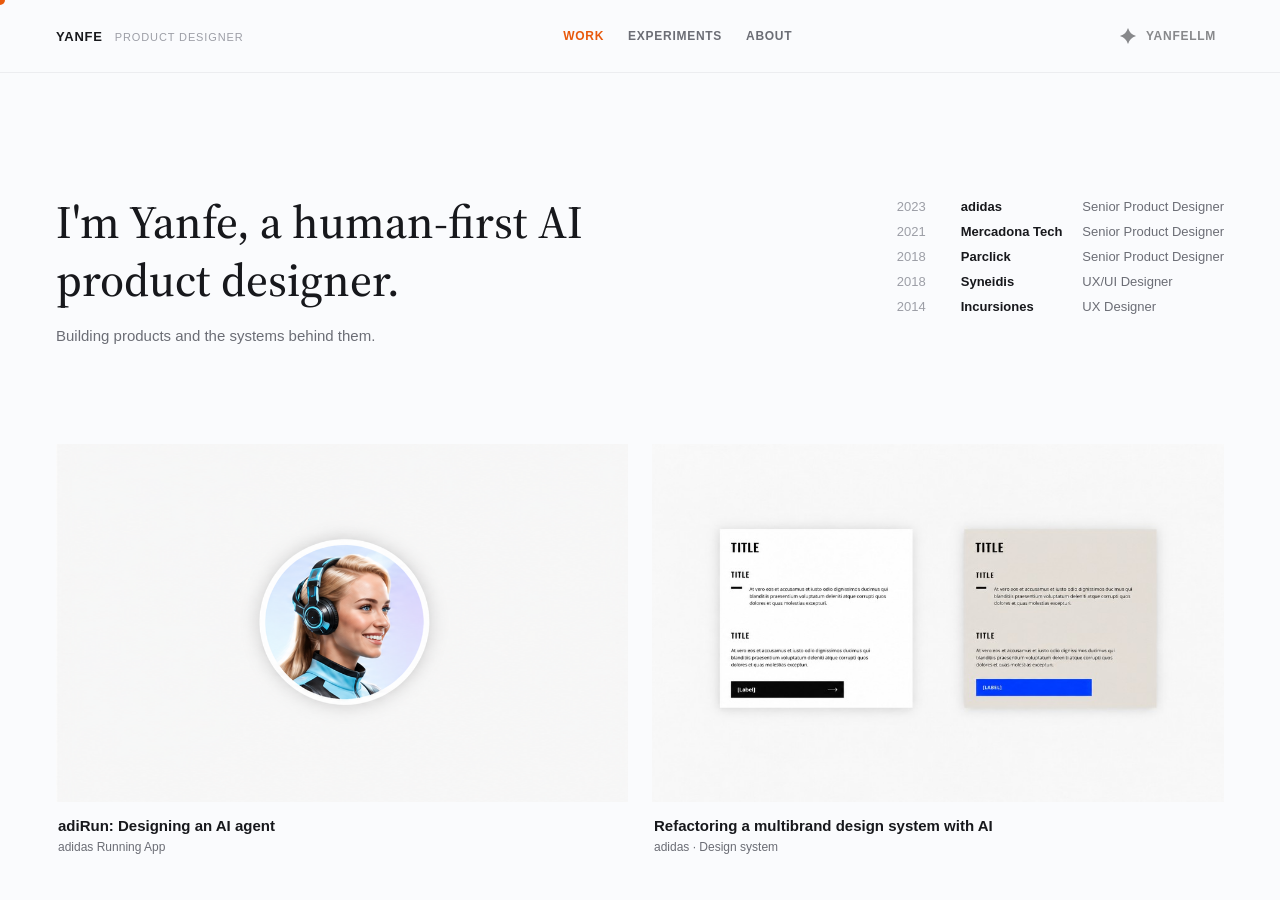
<file: index.html>
<!doctype html>
<html lang="en">
<head>
<meta charset="utf-8">
<meta name="viewport" content="width=device-width, initial-scale=1">
<title>Yanfe — Product Designer</title>
<meta name="color-scheme" content="light">
<meta name="theme-color" content="#FAFBFD">
<link rel="icon" href="favicon.svg" type="image/svg+xml">
<link rel="preconnect" href="https://fonts.googleapis.com">
<link rel="preconnect" href="https://fonts.gstatic.com" crossorigin>
<link href="https://fonts.googleapis.com/css2?family=Source+Serif+4:ital,opsz,wght@0,8..60,500;1,8..60,500&display=swap" rel="stylesheet">
<link rel="stylesheet" href="styles.css?v=hide2">
</head>
<body>
<div class="cursor-dot" id="cursorDot"></div>
<button class="chat-fab" aria-label="Ask YanfeLLM" data-chat-toggle>
  <svg width="20" height="20" viewBox="0 0 24 24" fill="#fff"><path d="M12 0 L14.5 9.5 L24 12 L14.5 14.5 L12 24 L9.5 14.5 L0 12 L9.5 9.5 Z"/></svg>
</button>

<!-- YANFELLM CHAT PANEL -->
<div class="chat-panel" id="chatPanel">
  <div class="chat-header">
    <div class="chat-header-left">
      <span class="chat-title">YANFELLM</span>
      <span class="chat-info">i</span>
      <div class="chat-tooltip">YanfeLLM is an AI chatbot. May contain mistakes. Responses aren't stored anywhere.</div>
    </div>
    <button class="chat-close" id="chatClose" aria-label="Close">✕</button>
  </div>
  <div class="chat-body" id="chatBody">
    <p class="chat-prompt-title">What would you like to know?</p>
    <button class="chat-suggestion" data-q="What's your favorite project and why?">↳ What's your favorite project and why?</button>
    <button class="chat-suggestion" data-q="How do you approach product design?">↳ How do you approach product design?</button>
    <button class="chat-suggestion" data-q="What's your background before adidas?">↳ What's your background before adidas?</button>
  </div>
  <div class="chat-footer">
    <input class="chat-input" id="chatInput" type="text" placeholder="Ask about Yanfe...">
    <button class="chat-send" id="chatSend" aria-label="Send">↑</button>
  </div>
</div>

<div class="page" id="page-home">

  <div class="nav">
    <div class="nav-brand">
      <a href="index.html" class="nav-name">YANFE</a>
      <span class="nav-role">PRODUCT DESIGNER</span>
    </div>
    <div class="nav-links">
      <a href="index.html#work" class="active">WORK</a>
      <a href="experiments.html">EXPERIMENTS</a>
      <a href="about.html">ABOUT</a>
    </div>
    <button class="chat-toggle" aria-label="Ask YanfeLLM" data-chat-toggle><svg class="chat-toggle-icon" width="16" height="16" viewBox="0 0 30 30" fill="none" xmlns="http://www.w3.org/2000/svg"><path d="M14.5231 29.2759C12.6685 22.5706 7.42938 17.3315 0.724097 15.4769C0.240255 15.3431 0.240255 14.657 0.724097 14.5231C7.42938 12.6685 12.6685 7.42939 14.5231 0.724099C14.6569 0.240257 15.343 0.240257 15.4769 0.724099C17.3315 7.42939 22.5706 12.6685 29.2759 14.5231C29.7597 14.657 29.7597 15.343 29.2759 15.4769C22.5706 17.3315 17.3315 22.5706 15.4769 29.2759C15.343 29.7597 14.657 29.7597 14.5231 29.2759Z" fill="currentColor"/></svg><span class="chat-toggle-label">YANFELLM</span></button>
  </div>

  <div class="hero-row">
    <div class="hero-copy">
      <h1 class="hero">I'm Yanfe, a human-first AI product designer.</h1>
      <p class="hero-note">Building products and the systems behind them.</p>
    </div>
    <div class="experience">
      <div class="year">2023</div><a href="https://www.adidas.com" class="company" target="_blank" rel="noopener noreferrer">adidas</a><div class="role">Senior Product Designer</div>
      <div class="year">2021</div><a href="https://www.mercadonatech.com" class="company" target="_blank" rel="noopener noreferrer">Mercadona Tech</a><div class="role">Senior Product Designer</div>
      <div class="year">2018</div><a href="https://parclick.com" class="company" target="_blank" rel="noopener noreferrer">Parclick</a><div class="role">Senior Product Designer</div>
      <div class="year">2018</div><a href="https://syneidis.com" class="company" target="_blank" rel="noopener noreferrer">Syneidis</a><div class="role">UX/UI Designer</div>
      <div class="year">2014</div><a href="https://incursiones-ve.com" class="company" target="_blank" rel="noopener noreferrer">Incursiones</a><div class="role">UX Designer</div>
    </div>
  </div>

  <div id="work" class="projects">
    <a href="adirun.html" class="project-card">
      <div class="tile tile5 tile-adirun">
        <img class="tile-cover" src="images/cover-adirun.png?v=c9" alt="" width="1600" height="900" decoding="async">
      </div>
      <div class="tile-caption">
        <div class="tile-title">adiRun: Designing an AI agent</div>
        <div class="tile-meta">adidas Running App</div>
      </div>
    </a>
    <a href="post-sales-ds.html" class="project-card">
      <div class="tile tile4 tile-ds">
        <img class="tile-cover" src="images/cover-ds.png?v=c15" alt="" width="1600" height="900" decoding="async">
      </div>
      <div class="tile-caption">
        <div class="tile-title">Refactoring a multibrand design system with AI</div>
        <div class="tile-meta">adidas · Design system</div>
      </div>
    </a>
    <!-- Temporarily hidden while covers are being updated
    <a href="order-history.html" class="project-card">
      <div class="tile tile3 tile-oh">
        <img class="tile-cover" src="images/cover-post-sales.png?v=c4" alt="" width="1024" height="576" decoding="async">
      </div>
      <div class="tile-caption">
        <div class="tile-title">Rethinking adidas post-purchase support</div>
        <div class="tile-meta">adidas · Post-sales</div>
      </div>
    </a>
    <a href="repeat-order.html" class="project-card">
      <div class="tile tile-repeat">
        <img class="tile-cover" src="images/cover-repeat.png?v=c7" alt="" width="1024" height="642" decoding="async">
      </div>
      <div class="tile-caption">
        <div class="tile-title">Repeat Order: turning a hidden shortcut into a growth lever</div>
        <div class="tile-meta">Mercadona Online</div>
      </div>
    </a>
    -->
  </div>

  <div class="about">
    <p>10+ years designing across e-commerce, logistics and complex services, at companies like adidas and Mercadona Tech. I design products around how people actually behave, the systems that let teams ship them, and, lately, AI experiences that keep people first. My BFA in architecture still shapes how I work: structure first, then everything else.</p>
    <a href="about.html" style="display: inline-block; margin-top: 12px; font-size: 14px; text-decoration: underline;">More about me →</a>
  </div>

  <div class="footer">
    <div class="footer-note">Designed + built by Yanfe - This space is constantly under construction.</div>
    <div class="footer-links"><a href="https://www.linkedin.com/in/yanfepedroza" target="_blank" rel="noopener noreferrer">LinkedIn</a><a href="mailto:yanfepedroza@gmail.com">Email</a><a href="https://github.com/Yanfep" target="_blank" rel="noopener noreferrer">GitHub</a></div>
  </div>
</div>

<script src="script.js"></script>
</body>
</html>
</file>
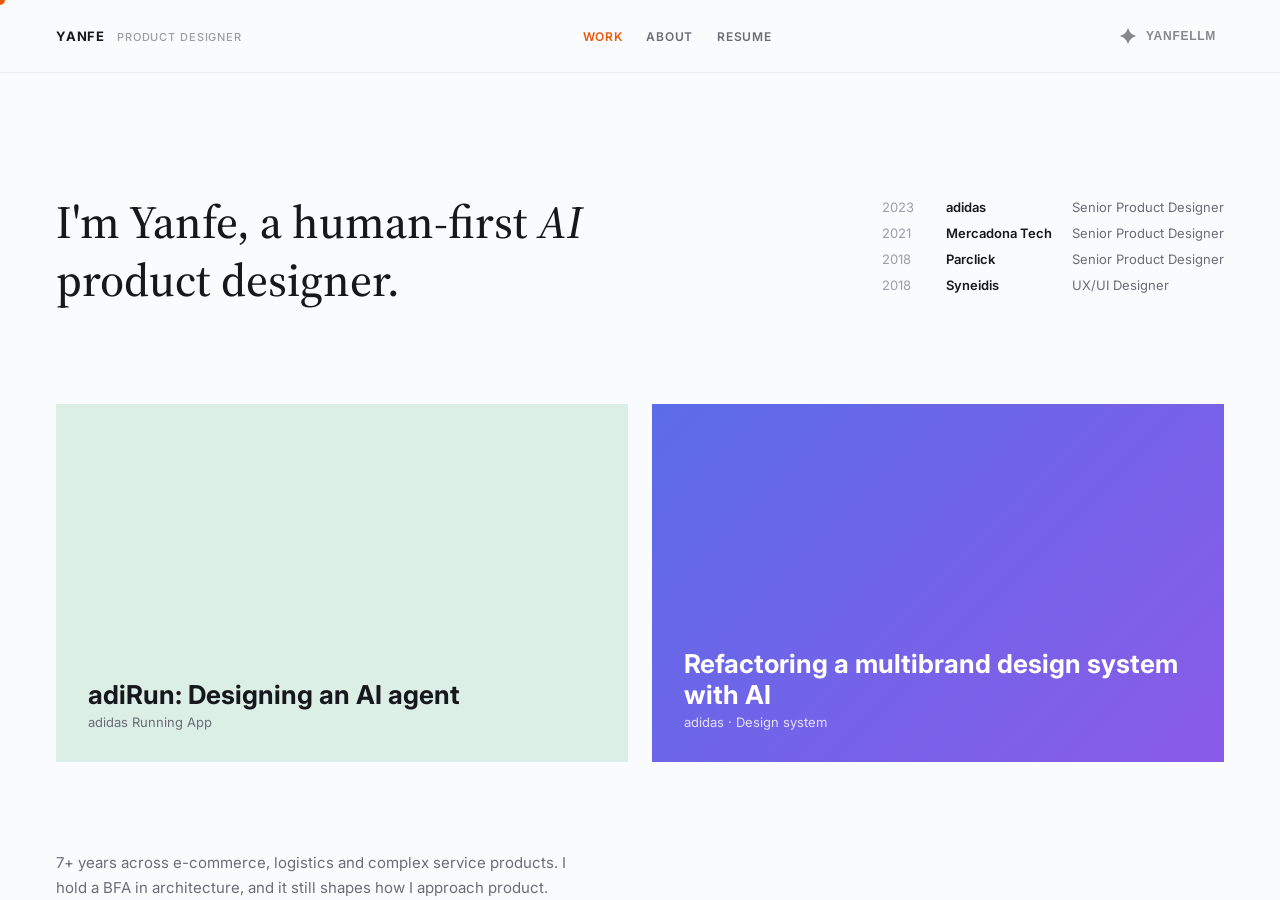
<file: yanfe-multipage/index.html>
<!doctype html>
<html lang="en">
<head>
<meta charset="utf-8">
<meta name="viewport" content="width=device-width, initial-scale=1">
<title>Yanfe — Product Designer</title>
<meta name="color-scheme" content="light">
<meta name="theme-color" content="#FAFBFD">
<link rel="icon" href="favicon.svg" type="image/svg+xml">
<link rel="preconnect" href="https://fonts.googleapis.com">
<link rel="preconnect" href="https://fonts.gstatic.com" crossorigin>
<link href="https://fonts.googleapis.com/css2?family=Source+Serif+4:ital,opsz,wght@0,8..60,500;1,8..60,500&family=Inter:wght@400;500;600;700&display=swap" rel="stylesheet">
<link rel="stylesheet" href="styles.css">
</head>
<body>
<div class="cursor-dot" id="cursorDot"></div>
<button class="chat-fab" aria-label="Ask YanfeLLM" data-chat-toggle>
  <svg width="20" height="20" viewBox="0 0 24 24" fill="#fff"><path d="M12 0 L14.5 9.5 L24 12 L14.5 14.5 L12 24 L9.5 14.5 L0 12 L9.5 9.5 Z"/></svg>
</button>

<!-- YANFELLM CHAT PANEL -->
<div class="chat-panel" id="chatPanel">
  <div class="chat-header">
    <div class="chat-header-left">
      <span class="chat-title">YANFELLM</span>
      <span class="chat-info">i</span>
      <div class="chat-tooltip">YanfeLLM is an AI chatbot. May contain mistakes. Responses aren't stored anywhere.</div>
    </div>
    <button class="chat-close" id="chatClose" aria-label="Close">✕</button>
  </div>
  <div class="chat-body" id="chatBody">
    <p class="chat-prompt-title">What would you like to know?</p>
    <button class="chat-suggestion" data-q="What's your favorite project and why?">↳ What's your favorite project and why?</button>
    <button class="chat-suggestion" data-q="How do you approach product design?">↳ How do you approach product design?</button>
    <button class="chat-suggestion" data-q="What's your background before adidas?">↳ What's your background before adidas?</button>
  </div>
  <div class="chat-footer">
    <input class="chat-input" id="chatInput" type="text" placeholder="Ask about Yanfe...">
    <button class="chat-send" id="chatSend" aria-label="Send">↑</button>
  </div>
</div>

<div class="page" id="page-home">

  <div class="nav">
    <div class="nav-brand">
      <a href="index.html" class="nav-name">YANFE</a>
      <span class="nav-role">PRODUCT DESIGNER</span>
    </div>
    <div class="nav-links">
      <a href="index.html#work" class="active">WORK</a>
      <a href="about.html">ABOUT</a>
      <a href="#">RESUME</a>
    </div>
    <button class="chat-toggle" aria-label="Ask YanfeLLM" data-chat-toggle><svg class="chat-toggle-icon" width="16" height="16" viewBox="0 0 30 30" fill="none" xmlns="http://www.w3.org/2000/svg"><path d="M14.5231 29.2759C12.6685 22.5706 7.42938 17.3315 0.724097 15.4769C0.240255 15.3431 0.240255 14.657 0.724097 14.5231C7.42938 12.6685 12.6685 7.42939 14.5231 0.724099C14.6569 0.240257 15.343 0.240257 15.4769 0.724099C17.3315 7.42939 22.5706 12.6685 29.2759 14.5231C29.7597 14.657 29.7597 15.343 29.2759 15.4769C22.5706 17.3315 17.3315 22.5706 15.4769 29.2759C15.343 29.7597 14.657 29.7597 14.5231 29.2759Z" fill="currentColor"/></svg><span class="chat-toggle-label">YANFELLM</span></button>
  </div>

  <div class="hero-row">
    <h1 class="hero">I'm Yanfe, a human-first <em>AI</em> product designer.</h1>
    <div class="experience">
      <div class="year">2023</div><a href="https://www.adidas.com" class="company">adidas</a><div class="role">Senior Product Designer</div>
      <div class="year">2021</div><a href="#" class="company">Mercadona Tech</a><div class="role">Senior Product Designer</div>
      <div class="year">2018</div><a href="#" class="company">Parclick</a><div class="role">Senior Product Designer</div>
      <div class="year">2018</div><a href="#" class="company">Syneidis</a><div class="role">UX/UI Designer</div>
    </div>
  </div>

  <div id="work" class="projects">
    <a href="adirun.html" class="tile tile5 tile-light"><div><div class="tile-title">adiRun: Designing an AI agent</div><div class="tile-meta">adidas Running App</div></div></a>
    <a href="post-sales-ds.html" class="tile tile4 tile-dark"><div><div class="tile-title">Refactoring a multibrand design system with AI</div><div class="tile-meta">adidas · Design system</div></div></a>
  </div>

  <div class="about">
    <p>7+ years across e-commerce, logistics and complex service products. I hold a BFA in architecture, and it still shapes how I approach product.</p>
    <a href="about.html" style="display: inline-block; margin-top: 12px; font-size: 14px; text-decoration: underline;">More about me →</a>
  </div>

  <div class="footer">
    <div class="footer-note">Designed + built by Yanfe</div>
    <div class="footer-links"><a href="#">LinkedIn</a><a href="#">Email</a><a href="#">GitHub</a></div>
  </div>
</div>

<script src="script.js"></script>
</body>
</html>
</file>
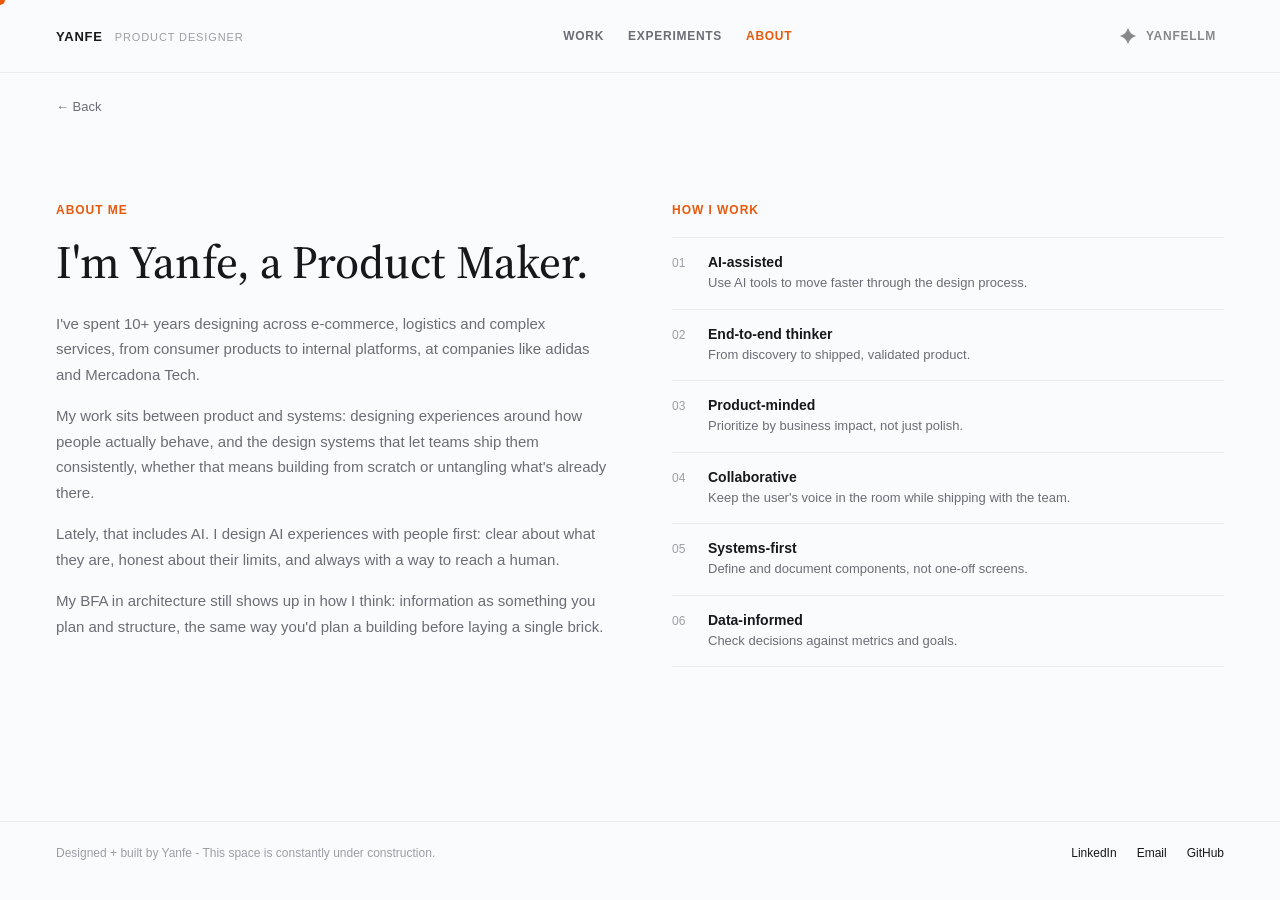
<file: about.html>
<!doctype html>
<html lang="en">
<head>
<meta charset="utf-8">
<meta name="viewport" content="width=device-width, initial-scale=1">
<title>About — Yanfe</title>
<meta name="color-scheme" content="light">
<meta name="theme-color" content="#FAFBFD">
<link rel="icon" href="favicon.svg" type="image/svg+xml">
<link rel="preconnect" href="https://fonts.googleapis.com">
<link rel="preconnect" href="https://fonts.gstatic.com" crossorigin>
<link href="https://fonts.googleapis.com/css2?family=Source+Serif+4:ital,opsz,wght@0,8..60,500;1,8..60,500&display=swap" rel="stylesheet">
<link rel="stylesheet" href="styles.css?v=7">
</head>
<body>
<div class="cursor-dot" id="cursorDot"></div>
<button class="chat-fab" aria-label="Ask YanfeLLM" data-chat-toggle>
  <svg width="20" height="20" viewBox="0 0 24 24" fill="#fff"><path d="M12 0 L14.5 9.5 L24 12 L14.5 14.5 L12 24 L9.5 14.5 L0 12 L9.5 9.5 Z"/></svg>
</button>

<!-- YANFELLM CHAT PANEL -->
<div class="chat-panel" id="chatPanel">
  <div class="chat-header">
    <div class="chat-header-left">
      <span class="chat-title">YANFELLM</span>
      <span class="chat-info">i</span>
      <div class="chat-tooltip">YanfeLLM is an AI chatbot. May contain mistakes. Responses aren't stored anywhere.</div>
    </div>
    <button class="chat-close" id="chatClose" aria-label="Close">✕</button>
  </div>
  <div class="chat-body" id="chatBody">
    <p class="chat-prompt-title">What would you like to know?</p>
    <button class="chat-suggestion" data-q="What's your favorite project and why?">↳ What's your favorite project and why?</button>
    <button class="chat-suggestion" data-q="How do you approach product design?">↳ How do you approach product design?</button>
    <button class="chat-suggestion" data-q="What's your background before adidas?">↳ What's your background before adidas?</button>
  </div>
  <div class="chat-footer">
    <input class="chat-input" id="chatInput" type="text" placeholder="Ask about Yanfe...">
    <button class="chat-send" id="chatSend" aria-label="Send">↑</button>
  </div>
</div>

<div class="page" id="page-about">

  <div class="nav">
    <div class="nav-brand">
      <a href="index.html" class="nav-name">YANFE</a>
      <span class="nav-role">PRODUCT DESIGNER</span>
    </div>
    <div class="nav-links">
      <a href="index.html#work">WORK</a>
      <a href="experiments.html">EXPERIMENTS</a>
      <a href="about.html" class="active">ABOUT</a>
    </div>
    <button class="chat-toggle" aria-label="Ask YanfeLLM" data-chat-toggle><svg class="chat-toggle-icon" width="16" height="16" viewBox="0 0 30 30" fill="none" xmlns="http://www.w3.org/2000/svg"><path d="M14.5231 29.2759C12.6685 22.5706 7.42938 17.3315 0.724097 15.4769C0.240255 15.3431 0.240255 14.657 0.724097 14.5231C7.42938 12.6685 12.6685 7.42939 14.5231 0.724099C14.6569 0.240257 15.343 0.240257 15.4769 0.724099C17.3315 7.42939 22.5706 12.6685 29.2759 14.5231C29.7597 14.657 29.7597 15.343 29.2759 15.4769C22.5706 17.3315 17.3315 22.5706 15.4769 29.2759C15.343 29.7597 14.657 29.7597 14.5231 29.2759Z" fill="currentColor"/></svg><span class="chat-toggle-label">YANFELLM</span></button>
  </div>

  <div style="padding: 24px 56px 0 56px;">
    <a href="index.html#work" style="font-size: 13px; color: var(--muted);">← Back</a>
  </div>

  <div class="about-grid">
    <div class="about-bio">
      <div class="p-eyebrow">ABOUT ME</div>
      <h2 class="about-heading">I'm Yanfe, a Product Maker.</h2>
      <p>I've spent 10+ years designing across e-commerce, logistics and complex services, from consumer products to internal platforms, at companies like adidas and Mercadona Tech.</p>
      <p>My work sits between product and systems: designing experiences around how people actually behave, and the design systems that let teams ship them consistently, whether that means building from scratch or untangling what's already there.</p>
      <p>Lately, that includes AI. I design AI experiences with people first: clear about what they are, honest about their limits, and always with a way to reach a human.</p>
      <p>My BFA in architecture still shows up in how I think: information as something you plan and structure, the same way you'd plan a building before laying a single brick.</p>
    </div>
    <div class="about-work">
      <div class="p-eyebrow">HOW I WORK</div>
      <div class="work-item"><span class="work-num">01</span><div><div class="work-title">AI-assisted</div><div class="work-desc">Use AI tools to move faster through the design process.</div></div></div>
      <div class="work-item"><span class="work-num">02</span><div><div class="work-title">End-to-end thinker</div><div class="work-desc">From discovery to shipped, validated product.</div></div></div>
      <div class="work-item"><span class="work-num">03</span><div><div class="work-title">Product-minded</div><div class="work-desc">Prioritize by business impact, not just polish.</div></div></div>
      <div class="work-item"><span class="work-num">04</span><div><div class="work-title">Collaborative</div><div class="work-desc">Keep the user's voice in the room while shipping with the team.</div></div></div>
      <div class="work-item"><span class="work-num">05</span><div><div class="work-title">Systems-first</div><div class="work-desc">Define and document components, not one-off screens.</div></div></div>
      <div class="work-item"><span class="work-num">06</span><div><div class="work-title">Data-informed</div><div class="work-desc">Check decisions against metrics and goals.</div></div></div>
    </div>
  </div>

  <div class="footer">
    <div class="footer-note">Designed + built by Yanfe - This space is constantly under construction.</div>
    <div class="footer-links"><a href="https://www.linkedin.com/in/yanfepedroza" target="_blank" rel="noopener noreferrer">LinkedIn</a><a href="mailto:yanfepedroza@gmail.com">Email</a><a href="https://github.com/Yanfep" target="_blank" rel="noopener noreferrer">GitHub</a></div>
  </div>
</div>

<script src="script.js"></script>
</body>
</html>
</file>
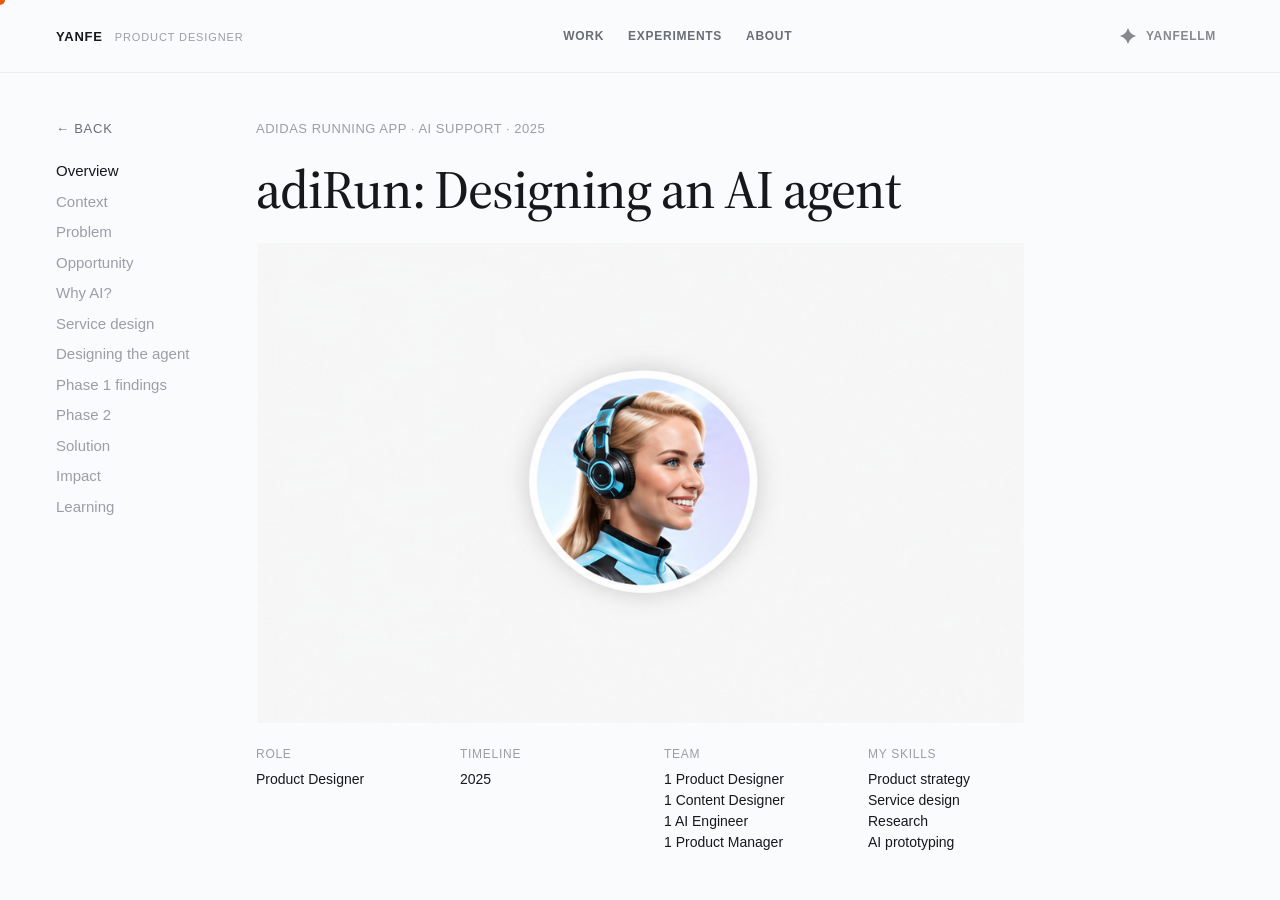
<file: adirun.html>
<!doctype html>
<html lang="en">
<head>
<meta charset="utf-8">
<meta name="viewport" content="width=device-width, initial-scale=1">
<title>adiRun: Designing an AI agent — Yanfe</title>
<meta name="color-scheme" content="light">
<meta name="theme-color" content="#FAFBFD">
<link rel="icon" href="favicon.svg" type="image/svg+xml">
<link rel="preconnect" href="https://fonts.googleapis.com">
<link rel="preconnect" href="https://fonts.gstatic.com" crossorigin>
<link href="https://fonts.googleapis.com/css2?family=Source+Serif+4:ital,opsz,wght@0,8..60,500;1,8..60,500&display=swap" rel="stylesheet">
<link rel="stylesheet" href="styles.css?v=adirun22">
</head>
<body>
<div class="cursor-dot" id="cursorDot"></div>
<button class="chat-fab" aria-label="Ask YanfeLLM" data-chat-toggle>
  <svg width="20" height="20" viewBox="0 0 24 24" fill="#fff"><path d="M12 0 L14.5 9.5 L24 12 L14.5 14.5 L12 24 L9.5 14.5 L0 12 L9.5 9.5 Z"/></svg>
</button>

<!-- YANFELLM CHAT PANEL -->
<div class="chat-panel" id="chatPanel">
  <div class="chat-header">
    <div class="chat-header-left">
      <span class="chat-title">YANFELLM</span>
      <span class="chat-info">i</span>
      <div class="chat-tooltip">YanfeLLM is an AI chatbot. May contain mistakes. Responses aren't stored anywhere.</div>
    </div>
    <button class="chat-close" id="chatClose" aria-label="Close">✕</button>
  </div>
  <div class="chat-body" id="chatBody">
    <p class="chat-prompt-title">What would you like to know?</p>
    <button class="chat-suggestion" data-q="What's your favorite project and why?">↳ What's your favorite project and why?</button>
    <button class="chat-suggestion" data-q="How do you approach product design?">↳ How do you approach product design?</button>
    <button class="chat-suggestion" data-q="What's your background before adidas?">↳ What's your background before adidas?</button>
  </div>
  <div class="chat-footer">
    <input class="chat-input" id="chatInput" type="text" placeholder="Ask about Yanfe...">
    <button class="chat-send" id="chatSend" aria-label="Send">↑</button>
  </div>
</div>

<div class="page" id="page-ai-agent">

  <div class="nav">
    <div class="nav-brand">
      <a href="index.html" class="nav-name">YANFE</a>
      <span class="nav-role">PRODUCT DESIGNER</span>
    </div>
    <div class="nav-links">
      <a href="index.html#work">WORK</a>
      <a href="experiments.html">EXPERIMENTS</a>
      <a href="about.html">ABOUT</a>
    </div>
    <button class="chat-toggle" aria-label="Ask YanfeLLM" data-chat-toggle><svg class="chat-toggle-icon" width="16" height="16" viewBox="0 0 30 30" fill="none" xmlns="http://www.w3.org/2000/svg"><path d="M14.5231 29.2759C12.6685 22.5706 7.42938 17.3315 0.724097 15.4769C0.240255 15.3431 0.240255 14.657 0.724097 14.5231C7.42938 12.6685 12.6685 7.42939 14.5231 0.724099C14.6569 0.240257 15.343 0.240257 15.4769 0.724099C17.3315 7.42939 22.5706 12.6685 29.2759 14.5231C29.7597 14.657 29.7597 15.343 29.2759 15.4769C22.5706 17.3315 17.3315 22.5706 15.4769 29.2759C15.343 29.7597 14.657 29.7597 14.5231 29.2759Z" fill="currentColor"/></svg><span class="chat-toggle-label">YANFELLM</span></button>
  </div>

  <div class="project-body">
    <div class="sidebar">
      <a href="index.html#work" class="back">← Back</a>
      <a href="#overview" class="section-link active">Overview</a>
      <a href="#context" class="section-link">Context</a>
      <a href="#problem" class="section-link">Problem</a>
      <a href="#opportunity" class="section-link">Opportunity</a>
      <a href="#why-ai" class="section-link">Why AI?</a>
      <a href="#service-design" class="section-link">Service design</a>
      <a href="#designing-agent" class="section-link">Designing the agent</a>
      <a href="#phase-1" class="section-link">Phase 1 findings</a>
      <a href="#phase-2" class="section-link">Phase 2</a>
      <a href="#solution" class="section-link">Solution</a>
      <a href="#impact" class="section-link">Impact</a>
      <a href="#learning" class="section-link">Learning</a>
    </div>

    <div class="project-content">
      <header class="project-intro">
        <div class="project-eyebrow">Adidas Running App · AI Support · 2025</div>
        <h1 class="project-title">adiRun: Designing an AI agent</h1>
        <div class="hero-image hero-adirun">
          <img src="images/cover-adirun.png?v=c9" alt="" width="1600" height="900" decoding="async">
        </div>
        <div class="meta-row">
          <div><div class="label">Role</div><div class="value">Product Designer</div></div>
          <div><div class="label">Timeline</div><div class="value">2025</div></div>
          <div><div class="label">Team</div><div class="value">1 Product Designer<br>1 Content Designer<br>1 AI Engineer<br>1 Product Manager</div></div>
          <div><div class="label">My Skills</div><div class="value">Product strategy<br>Service design<br>Research<br>AI prototyping</div></div>
        </div>
      </header>

      <section id="overview" class="p-section">
        <div class="p-eyebrow">Overview</div>
        <h2>adiRun: an AI support agent that solved problems in the chat, not in a ticket queue.</h2>
        <div class="stat-row">
          <div class="stat">
            <div class="stat-num">95.4%</div>
            <div class="stat-label">First-contact resolution, up from 81%</div>
          </div>
          <div class="stat">
            <div class="stat-num">~90%</div>
            <div class="stat-label">Of conversations solved without a case</div>
          </div>
          <div class="stat">
            <div class="stat-num">~5,000</div>
            <div class="stat-label">Cases · Jan–Sept 2025 total</div>
          </div>
        </div>
        <p>I found where AI could help most, designed how the agent should work, and tested it until it did—from proof of concept through the US pilot and launch.</p>
      </section>

      <section id="context" class="p-section">
        <div class="p-eyebrow">Context</div>
        <h2>When Runtastic closed, support for the Running app stopped scaling.</h2>
        <p>The old journey was help pages, a rule-based chatbot, then an email ticket. After Runtastic was discontinued, adidas Running support cases surged into a model that was never built for that load.</p>
        <figure class="p-figure">
          <img src="images/adirun-support-journey.png?v=1" alt="Current adidas Running support journey: Help pages, FAQ, rule-based chat looping back to FAQs, and email for app-specific assistance" width="1024" height="941" decoding="async">
        </figure>
      </section>

      <section id="problem" class="p-section">
        <div class="p-eyebrow">Problem</div>
        <h2>Customers waited days for help, and costs kept growing.</h2>
        <div class="stat-row">
          <div class="stat">
            <div class="stat-num">23,500</div>
            <div class="stat-label">Support cases in four months</div>
          </div>
          <div class="stat">
            <div class="stat-num">~€118k</div>
            <div class="stat-label">In support costs</div>
          </div>
          <div class="stat">
            <div class="stat-num">2–5 days</div>
            <div class="stat-label">To resolve a case by email</div>
          </div>
        </div>
        <p>Support for the Running app had merged into adidas’ global Customer Service. Shared self-help pages struggled with findability, and agents still ramping on the product meant even human-assisted resolutions were slow.</p>
        <p>The goal was to solve problems before they became tickets. My role: find where AI could help most, design how the agent should work, and test it until it did.</p>
        <figure class="prototype-embed">
          <iframe
            src="prototypes/adirun-chat.html"
            title="Existing adidas Running support chat before adiRun"
            loading="lazy"
          ></iframe>
        </figure>
      </section>

      <section id="opportunity" class="p-section">
        <div class="p-eyebrow">Opportunity</div>
        <h2>I used support data to find where AI could create the most value.</h2>
        <p>Before designing the agent, I analyzed Salesforce and Power BI data. High pain meant many cases, rarely solved first time, low NPS, and long handling time, not volume alone.</p>
        <div class="signal-row">
          <div class="signal">Volume</div>
          <div class="signal">First-contact resolution</div>
          <div class="signal">NPS</div>
          <div class="signal">Average handling time</div>
        </div>
        <figure class="p-figure">
          <img src="images/adirun-cx-metrics.jpg?v=2" alt="Customer experience metrics by support category: cases, first-contact resolution, NPS, and handling time">
        </figure>
        <p>Five case types caused most of the pain. All five still took 2–5 days to resolve by email.</p>
        <div class="data-table-wrap">
          <table class="data-table">
            <thead>
              <tr>
                <th>Case type</th>
                <th>Cases</th>
                <th>Solved first time</th>
                <th>NPS</th>
                <th>Handling time</th>
              </tr>
            </thead>
            <tbody>
              <tr>
                <td>Activity not counted towards challenges</td>
                <td>1,425</td>
                <td>68.8%</td>
                <td>30</td>
                <td>~9.4 min</td>
              </tr>
              <tr>
                <td>No points earned</td>
                <td>833</td>
                <td>65.9%</td>
                <td>32.5</td>
                <td>~10 min</td>
              </tr>
              <tr>
                <td>Subscription / version</td>
                <td>233</td>
                <td>74.1%</td>
                <td>10.5</td>
                <td>~12.2 min</td>
              </tr>
              <tr>
                <td>Redeem issues</td>
                <td>61</td>
                <td>81%</td>
                <td>−28.6</td>
                <td>~11.9 min</td>
              </tr>
              <tr>
                <td>Balance enquiry</td>
                <td>193</td>
                <td>69.2%</td>
                <td>8.3</td>
                <td>~11.4 min</td>
              </tr>
            </tbody>
          </table>
        </div>
      </section>

      <section id="why-ai" class="p-section">
        <div class="p-eyebrow">Why AI?</div>
        <h2>Customers described the same underlying issue in very different ways.</h2>
        <p>Many support cases ended in similar resolution paths, but customers worded the same problem differently every time. Scripted flows struggled with that variability. Conversational AI could interpret natural language while still following defined procedures and boundaries.</p>
      </section>

      <section id="service-design" class="p-section">
        <div class="p-eyebrow">Service design</div>
        <h2>Before designing the AI, I mapped how humans actually solved the problem.</h2>
        <p>Example: “activity not counted towards challenges” required five manual steps—and could take up to 72 hours for a single case.</p>
        <figure class="p-figure">
          <img src="images/adirun-activity-flow.png?v=1" alt="Five-step Customer Service flow for activity not counted, and what the AI would need: evidence, rules, admin check, and handoff" width="1024" height="348" decoding="async">
        </figure>
        <p>Those flows became the behavioural requirements for adiRun: ask for the right evidence, know the rules, check the activity in the admin tool, and explain the decision or hand off. Engineering translated the requirements into integrations and agent tools.</p>
      </section>

      <section id="designing-agent" class="p-section">
        <div class="p-eyebrow">Designing the agent</div>
        <h2>Every new support agent gets four things. adiRun needed the same.</h2>
        <p>Like onboarding a new agent: shared behaviour, case-specific knowledge, system access, and a consistent handoff. My role was to define what each layer needed. Engineering built the knowledge stores, tools, and integrations.</p>
        <div class="cap-list">
          <div class="cap-item">
            <div class="cap-title">01 · Instructions</div>
            <div class="cap-desc">Rules to follow—how it behaves. Ask for the details each case needs; apply shared rules for uncertainty. Example: “Check the facts before answering.”</div>
          </div>
          <div class="cap-item">
            <div class="cap-title">02 · Knowledge</div>
            <div class="cap-desc">A manual—what it knows. Approved guidance per case type, kept up to date. Example: challenge rules for valid pace, distance, and GPS.</div>
          </div>
          <div class="cap-item">
            <div class="cap-title">03 · Tools</div>
            <div class="cap-desc">System access—what it can do. Look up activities in the admin tool; take permitted actions by case type.</div>
          </div>
          <div class="cap-item">
            <div class="cap-title">04 · Handoff</div>
            <div class="cap-desc">Someone to call—when it stops. Consistent escalation criteria; pass context to Customer Service so the runner never repeats themselves.</div>
          </div>
        </div>
        <p>Together with a Content Designer, we also gave it a persona and a voice: clear, predictable, and useful—not human-sounding for its own sake.</p>
        <p>adiRun ran in Cognigy: an LLM for understanding and generating responses, instructions and knowledge to guide behaviour, tools and handoff for actions and escalation, and a webchat endpoint in the runner’s chat. I defined the service requirements, prepared knowledge, and configured the initial instructions.</p>
        <figure class="p-figure">
          <img src="images/adirun-meet-agent.jpg" alt="Meet adiRun: running-app expert persona with voice rules for expertise, warmth, pace, and never-do traits">
        </figure>
        <figure class="p-figure">
          <img src="images/adirun-agent-jobs.png" alt="adiRun agent jobs in Cognigy: instructions, tools, and job description">
        </figure>
        <figure class="p-figure">
          <img src="images/adirun-knowledge-stores.png" alt="Knowledge stores used by adiRun: Adidas, Runtastic, and a test store">
        </figure>
      </section>

      <section id="phase-1" class="p-section">
        <div class="p-eyebrow">Phase 1 findings</div>
        <h2>The first version answered, but it didn’t resolve.</h2>
        <p>I built and tested the proof of concept in Cognigy against realistic support conversations. The failures were more useful than the perfect ones.</p>
        <div class="cap-list">
          <div class="cap-item">
            <div class="cap-title">In my tests · It overstepped</div>
            <div class="cap-desc">Suggested stretches for a sore knee. Recommended a training plan. Filled gaps with guesses. Closed cases too early. Missing: clear rules to follow.</div>
          </div>
          <div class="cap-item">
            <div class="cap-title">With 7 runners · It didn’t earn trust</div>
            <div class="cap-desc">They compared it to ChatGPT, not a support bot. Generic replies were dismissed even when correct. No loading indicator, so they refreshed. Conversations weren’t saved, so a refresh erased everything. Missing: facts, system access, and a real hand-off.</div>
          </div>
        </div>
        <p class="p-quote">“I wouldn’t really have known where to wait there.” — Male, UK, 22s</p>
        <p class="p-quote">“I don’t have the details of what I might be doing anymore. It could be quite a large problem there.” — Male, UK, 22s</p>
        <p>Each failure became a rule: don’t improvise on health or training, stay grounded in what the agent knows, confirm outcomes before closing, and show the system working.</p>
        <figure class="p-figure">
          <img src="images/adirun-agent-persona.png" alt="adiRun special instructions for tone, safety, troubleshooting, and contact profile access">
        </figure>
      </section>

      <section id="phase-2" class="p-section">
        <div class="p-eyebrow">Phase 2</div>
        <h2>So we kept adding what our agents know—and what the experience needed to earn trust.</h2>
        <div class="cap-list">
          <div class="cap-item">
            <div class="cap-title">Thinking state</div>
            <div class="cap-desc">In testing, no loading indicator meant runners refreshed the page. I designed a “thinking” state so they know adiRun is working.</div>
          </div>
          <div class="cap-item">
            <div class="cap-title">Saved conversations</div>
            <div class="cap-desc">A refresh erased everything. Persistent conversations meant nothing was lost.</div>
          </div>
          <div class="cap-item">
            <div class="cap-title">Handoff with an AI summary</div>
            <div class="cap-desc">Hand-offs used to send runners to email with agents starting from zero. The new handoff passed an AI summary so Customer Service could solve it at first contact.</div>
          </div>
        </div>
        <p>I also made adiRun the first step when users asked for help in the app.</p>
        <p><strong>Before:</strong> Running app → Contact Us → email form → email case → 2–5 days.</p>
        <div class="process-row">
          <div class="process-step">Running app</div>
          <div class="process-arrow" aria-hidden="true">→</div>
          <div class="process-step">Contact Us</div>
          <div class="process-arrow" aria-hidden="true">→</div>
          <div class="process-step">Email form</div>
          <div class="process-arrow" aria-hidden="true">→</div>
          <div class="process-step">Email case</div>
          <div class="process-arrow" aria-hidden="true">→</div>
          <div class="process-step">2–5 days</div>
        </div>
        <p><strong>After:</strong> Running app → adiRun → solved in chat in minutes—or a case with an AI summary for the agent.</p>
        <div class="process-row">
          <div class="process-step">Running app</div>
          <div class="process-arrow" aria-hidden="true">→</div>
          <div class="process-step">adiRun</div>
          <div class="process-arrow" aria-hidden="true">→</div>
          <div class="process-step">Solved in chat</div>
          <div class="process-arrow" aria-hidden="true">→</div>
          <div class="process-step">Or case + AI summary</div>
        </div>
      </section>

      <section id="solution" class="p-section">
        <div class="p-eyebrow">Solution</div>
        <h2>The second version diagnoses, takes action, confirms—or hands off with context.</h2>
        <p>adiRun asks for missing information before assuming anything, follows the same resolution logic Customer Service would use, and confirms the outcome before closing. When it can’t continue safely, it hands off to a person with the context already gathered.</p>
        <figure class="prototype-embed">
          <iframe
            src="prototypes/adirun-chat-v2.html"
            title="adiRun Phase 2 support conversation"
            loading="lazy"
          ></iframe>
        </figure>
      </section>

      <section id="impact" class="p-section">
        <div class="p-eyebrow">Impact · MVP &amp; US pilot</div>
        <h2>Runners get an answer in one conversation, not in 2–5 days.</h2>
        <p>Before adiRun:</p>
        <div class="process-row">
          <div class="process-step">Customer asks for help</div>
          <div class="process-arrow" aria-hidden="true">→</div>
          <div class="process-step">Self-service fails</div>
          <div class="process-arrow" aria-hidden="true">→</div>
          <div class="process-step">Support case</div>
          <div class="process-arrow" aria-hidden="true">→</div>
          <div class="process-step">Human investigation</div>
          <div class="process-arrow" aria-hidden="true">→</div>
          <div class="process-step">Email resolution</div>
        </div>
        <p>With adiRun:</p>
        <div class="process-row">
          <div class="process-step">Customer describes the problem</div>
          <div class="process-arrow" aria-hidden="true">→</div>
          <div class="process-step">adiRun diagnoses</div>
          <div class="process-arrow" aria-hidden="true">→</div>
          <div class="process-step">Gathers context</div>
          <div class="process-arrow" aria-hidden="true">→</div>
          <div class="process-step">Takes action</div>
          <div class="process-arrow" aria-hidden="true">→</div>
          <div class="process-step">Confirms the outcome</div>
        </div>
        <p>If adiRun can’t continue safely, Customer Service is still there. The goal was not to remove humans, but to involve them where their judgement adds value.</p>
        <div class="stat-row stat-row-4">
          <div class="stat">
            <div class="stat-num">~90%</div>
            <div class="stat-label">Containment · from 0%</div>
          </div>
          <div class="stat">
            <div class="stat-num">Minutes</div>
            <div class="stat-label">Time to resolution · from 2–5 days</div>
          </div>
          <div class="stat">
            <div class="stat-num">95.4%</div>
            <div class="stat-label">First-contact resolution · from 81%</div>
          </div>
          <div class="stat">
            <div class="stat-num">~5,000</div>
            <div class="stat-label">Cases Jan–Sept 2025 · from ~5,900 / month</div>
          </div>
        </div>
        <p>After launch (Jan–Sept 2025), fewer cases reached Customer Service, answers arrived faster, and first-contact resolution rose sharply. The initiative is now paused while adidas moves from Cognigy to Amazon.</p>
      </section>

      <section id="learning" class="p-section">
        <div class="p-eyebrow">Learning</div>
        <h2>Useful AI starts with the right knowledge.</h2>
        <p>I learned to organise support knowledge around user problems—so adiRun could help resolve them in chat instead of sending users back to email.</p>
        <div class="process-row">
          <div class="process-step">Gather the relevant support knowledge</div>
          <div class="process-arrow" aria-hidden="true">→</div>
          <div class="process-step">Organise it around user problems</div>
          <div class="process-arrow" aria-hidden="true">→</div>
          <div class="process-step">Make it useful for resolving cases</div>
        </div>
        <p>Designing AI meant designing behaviour, boundaries, and handoff—and turning scattered information into something the agent could actually use.</p>
      </section>
    </div>
  </div>

  <div class="footer">
    <div class="footer-note">Designed + built by Yanfe - This space is constantly under construction.</div>
    <div class="footer-links"><a href="https://www.linkedin.com/in/yanfepedroza" target="_blank" rel="noopener noreferrer">LinkedIn</a><a href="mailto:yanfepedroza@gmail.com">Email</a><a href="https://github.com/Yanfep" target="_blank" rel="noopener noreferrer">GitHub</a></div>
  </div>
</div>

<script src="script.js?v=6"></script>
</body>
</html>
</file>
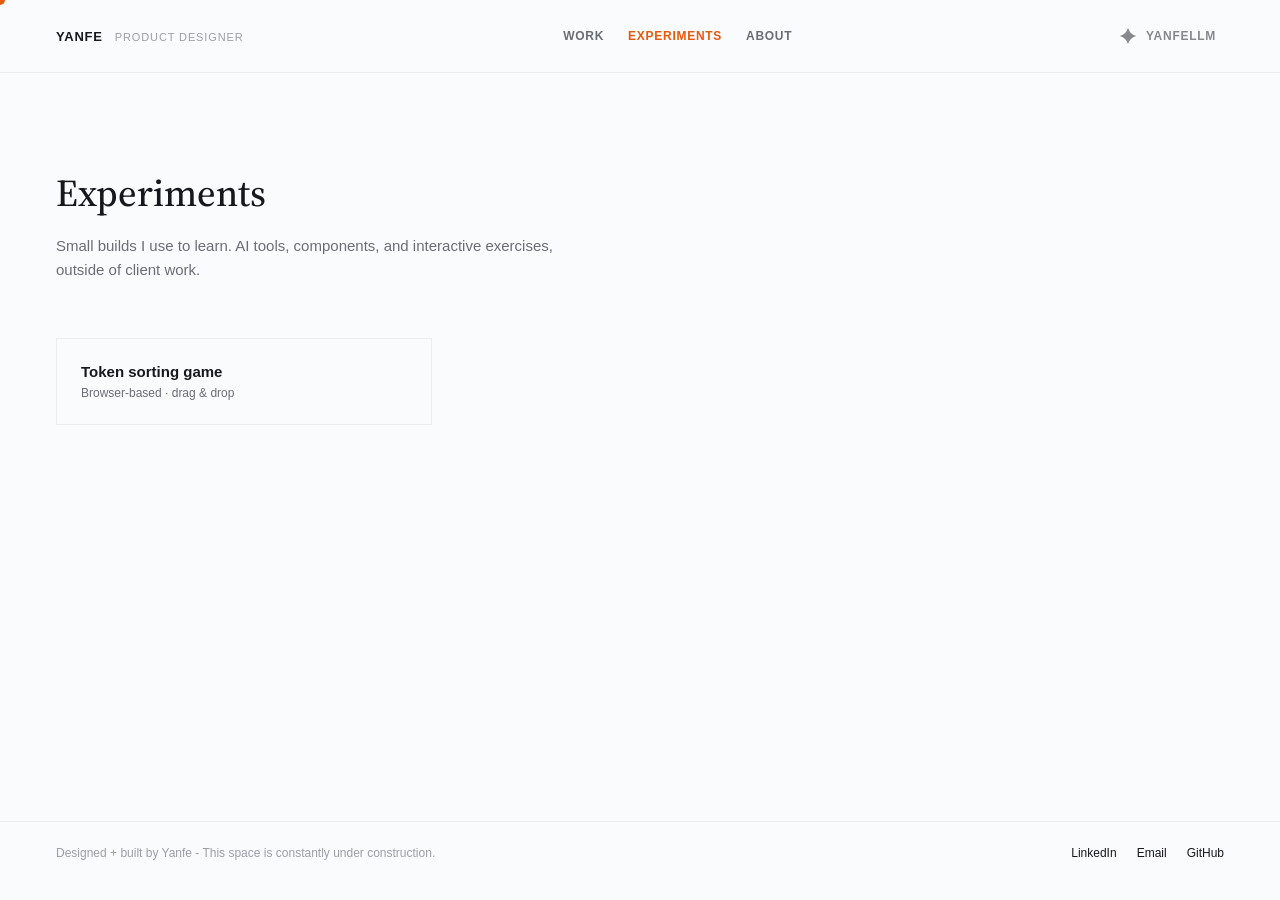
<file: experiments.html>
<!doctype html>
<html lang="en">
<head>
<meta charset="utf-8">
<meta name="viewport" content="width=device-width, initial-scale=1">
<title>Experiments — Yanfe</title>
<meta name="robots" content="noindex">
<meta name="color-scheme" content="light">
<meta name="theme-color" content="#FAFBFD">
<link rel="icon" href="favicon.svg" type="image/svg+xml">
<link rel="preconnect" href="https://fonts.googleapis.com">
<link rel="preconnect" href="https://fonts.gstatic.com" crossorigin>
<link href="https://fonts.googleapis.com/css2?family=Source+Serif+4:ital,opsz,wght@0,8..60,500;1,8..60,500&display=swap" rel="stylesheet">
<link rel="stylesheet" href="styles.css">
</head>
<body>
<div class="cursor-dot" id="cursorDot"></div>
<button class="chat-fab" aria-label="Ask YanfeLLM" data-chat-toggle>
  <svg width="20" height="20" viewBox="0 0 24 24" fill="#fff"><path d="M12 0 L14.5 9.5 L24 12 L14.5 14.5 L12 24 L9.5 14.5 L0 12 L9.5 9.5 Z"/></svg>
</button>

<!-- YANFELLM CHAT PANEL -->
<div class="chat-panel" id="chatPanel">
  <div class="chat-header">
    <div class="chat-header-left">
      <span class="chat-title">YANFELLM</span>
      <span class="chat-info">i</span>
      <div class="chat-tooltip">YanfeLLM is an AI chatbot. May contain mistakes. Responses aren't stored anywhere.</div>
    </div>
    <button class="chat-close" id="chatClose" aria-label="Close">✕</button>
  </div>
  <div class="chat-body" id="chatBody">
    <p class="chat-prompt-title">What would you like to know?</p>
    <button class="chat-suggestion" data-q="What's your favorite project and why?">↳ What's your favorite project and why?</button>
    <button class="chat-suggestion" data-q="How do you approach product design?">↳ How do you approach product design?</button>
    <button class="chat-suggestion" data-q="What's your background before adidas?">↳ What's your background before adidas?</button>
  </div>
  <div class="chat-footer">
    <input class="chat-input" id="chatInput" type="text" placeholder="Ask about Yanfe...">
    <button class="chat-send" id="chatSend" aria-label="Send">↑</button>
  </div>
</div>

<div class="page" id="page-experiments">

  <div class="nav">
    <div class="nav-brand">
      <a href="index.html" class="nav-name">YANFE</a>
      <span class="nav-role">PRODUCT DESIGNER</span>
    </div>
    <div class="nav-links">
      <a href="index.html#work">WORK</a>
      <a href="experiments.html" class="active">EXPERIMENTS</a>
      <a href="about.html">ABOUT</a>
    </div>
    <button class="chat-toggle" aria-label="Ask YanfeLLM" data-chat-toggle><svg class="chat-toggle-icon" width="16" height="16" viewBox="0 0 30 30" fill="none" xmlns="http://www.w3.org/2000/svg"><path d="M14.5231 29.2759C12.6685 22.5706 7.42938 17.3315 0.724097 15.4769C0.240255 15.3431 0.240255 14.657 0.724097 14.5231C7.42938 12.6685 12.6685 7.42939 14.5231 0.724099C14.6569 0.240257 15.343 0.240257 15.4769 0.724099C17.3315 7.42939 22.5706 12.6685 29.2759 14.5231C29.7597 14.657 29.7597 15.343 29.2759 15.4769C22.5706 17.3315 17.3315 22.5706 15.4769 29.2759C15.343 29.7597 14.657 29.7597 14.5231 29.2759Z" fill="currentColor"/></svg><span class="chat-toggle-label">YANFELLM</span></button>
  </div>

  <div class="experiments-header">
    <h1>Experiments</h1>
    <p>Small builds I use to learn. AI tools, components, and interactive exercises, outside of client work.</p>
  </div>

  <div class="experiments-grid">
    <a class="experiment-card" href="prototypes/token-game.html" target="_blank" rel="noopener noreferrer">
      <div class="title">Token sorting game</div>
      <div class="meta">Browser-based · drag &amp; drop</div>
    </a>
  </div>

  <div class="footer">
    <div class="footer-note">Designed + built by Yanfe - This space is constantly under construction.</div>
    <div class="footer-links"><a href="https://www.linkedin.com/in/yanfepedroza" target="_blank" rel="noopener noreferrer">LinkedIn</a><a href="mailto:yanfepedroza@gmail.com">Email</a><a href="https://github.com/Yanfep" target="_blank" rel="noopener noreferrer">GitHub</a></div>
  </div>
</div>

<script src="script.js"></script>
</body>
</html>
</file>
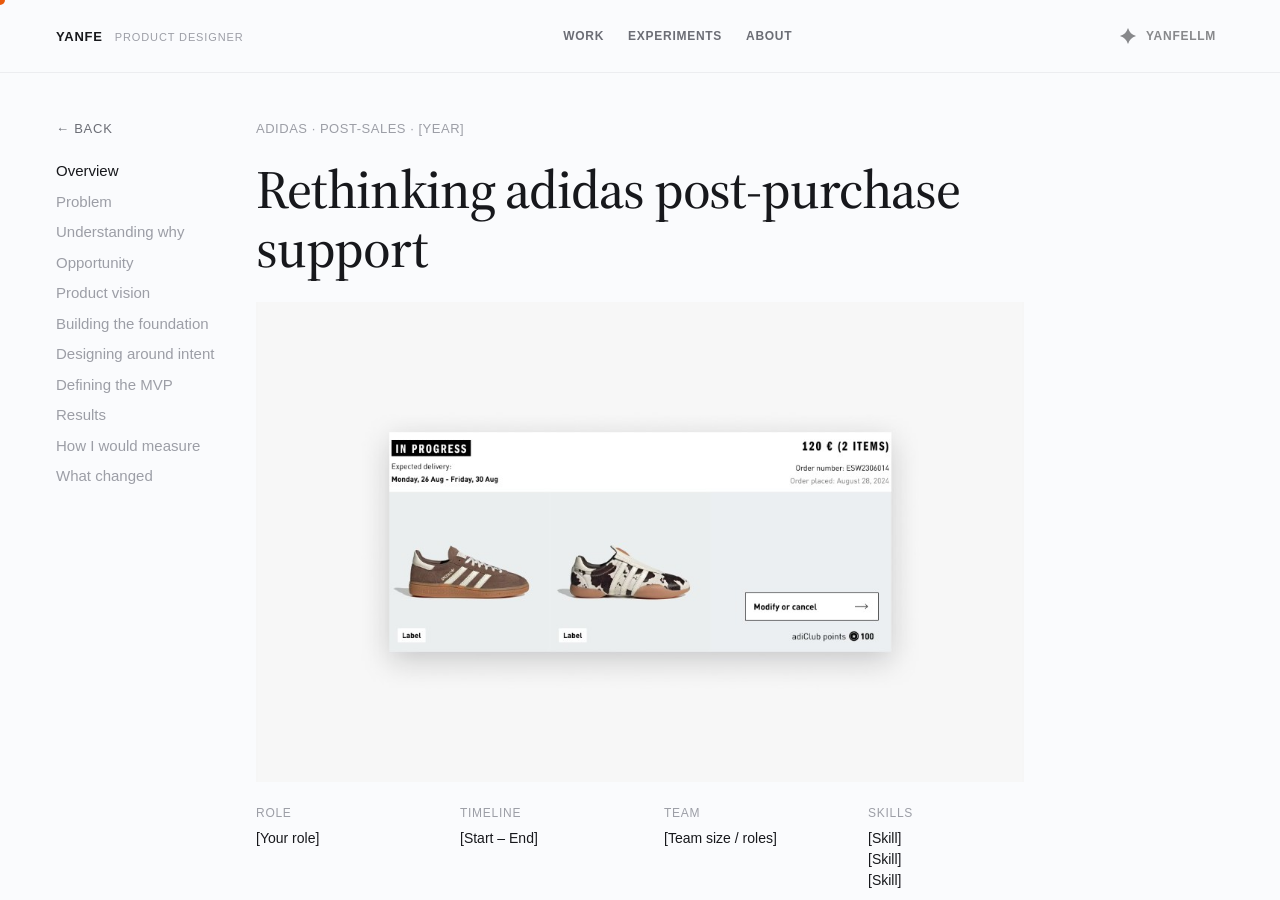
<file: order-history.html>
<!doctype html>
<html lang="en">
<head>
<meta charset="utf-8">
<meta name="viewport" content="width=device-width, initial-scale=1">
<title>Rethinking adidas post-purchase support — Yanfe</title>
<meta name="color-scheme" content="light">
<meta name="theme-color" content="#FAFBFD">
<link rel="icon" href="favicon.svg" type="image/svg+xml">
<link rel="preconnect" href="https://fonts.googleapis.com">
<link rel="preconnect" href="https://fonts.gstatic.com" crossorigin>
<link href="https://fonts.googleapis.com/css2?family=Source+Serif+4:ital,opsz,wght@0,8..60,500;1,8..60,500&display=swap" rel="stylesheet">
<link rel="stylesheet" href="styles.css?v=projectcovers5">
</head>
<body>
<div class="cursor-dot" id="cursorDot"></div>
<button class="chat-fab" aria-label="Ask YanfeLLM" data-chat-toggle>
  <svg width="20" height="20" viewBox="0 0 24 24" fill="#fff"><path d="M12 0 L14.5 9.5 L24 12 L14.5 14.5 L12 24 L9.5 14.5 L0 12 L9.5 9.5 Z"/></svg>
</button>

<!-- YANFELLM CHAT PANEL -->
<div class="chat-panel" id="chatPanel">
  <div class="chat-header">
    <div class="chat-header-left">
      <span class="chat-title">YANFELLM</span>
      <span class="chat-info">i</span>
      <div class="chat-tooltip">YanfeLLM is an AI chatbot. May contain mistakes. Responses aren't stored anywhere.</div>
    </div>
    <button class="chat-close" id="chatClose" aria-label="Close">✕</button>
  </div>
  <div class="chat-body" id="chatBody">
    <p class="chat-prompt-title">What would you like to know?</p>
    <button class="chat-suggestion" data-q="What's your favorite project and why?">↳ What's your favorite project and why?</button>
    <button class="chat-suggestion" data-q="How do you approach product design?">↳ How do you approach product design?</button>
    <button class="chat-suggestion" data-q="What's your background before adidas?">↳ What's your background before adidas?</button>
  </div>
  <div class="chat-footer">
    <input class="chat-input" id="chatInput" type="text" placeholder="Ask about Yanfe...">
    <button class="chat-send" id="chatSend" aria-label="Send">↑</button>
  </div>
</div>

<div class="page" id="page-project">

  <div class="nav">
    <div class="nav-brand">
      <a href="index.html" class="nav-name">YANFE</a>
      <span class="nav-role">PRODUCT DESIGNER</span>
    </div>
    <div class="nav-links">
      <a href="index.html#work">WORK</a>
      <a href="experiments.html">EXPERIMENTS</a>
      <a href="about.html">ABOUT</a>
    </div>
    <button class="chat-toggle" aria-label="Ask YanfeLLM" data-chat-toggle><svg class="chat-toggle-icon" width="16" height="16" viewBox="0 0 30 30" fill="none" xmlns="http://www.w3.org/2000/svg"><path d="M14.5231 29.2759C12.6685 22.5706 7.42938 17.3315 0.724097 15.4769C0.240255 15.3431 0.240255 14.657 0.724097 14.5231C7.42938 12.6685 12.6685 7.42939 14.5231 0.724099C14.6569 0.240257 15.343 0.240257 15.4769 0.724099C17.3315 7.42939 22.5706 12.6685 29.2759 14.5231C29.7597 14.657 29.7597 15.343 29.2759 15.4769C22.5706 17.3315 17.3315 22.5706 15.4769 29.2759C15.343 29.7597 14.657 29.7597 14.5231 29.2759Z" fill="currentColor"/></svg><span class="chat-toggle-label">YANFELLM</span></button>
  </div>

  <div class="project-body">
    <div class="sidebar">
      <a href="index.html#work" class="back">← Back</a>
      <a href="#overview" class="section-link active">Overview</a>
      <a href="#problem" class="section-link">Problem</a>
      <a href="#research" class="section-link">Understanding why</a>
      <a href="#opportunity" class="section-link">Opportunity</a>
      <a href="#vision" class="section-link">Product vision</a>
      <a href="#foundation" class="section-link">Building the foundation</a>
      <a href="#intent" class="section-link">Designing around intent</a>
      <a href="#mvp" class="section-link">Defining the MVP</a>
      <a href="#results" class="section-link">Results</a>
      <a href="#measure" class="section-link">How I would measure</a>
      <a href="#changed" class="section-link">What changed</a>
    </div>

    <div class="project-content">
      <header class="project-intro">
        <div class="project-eyebrow">Adidas · Post-sales · [Year]</div>
        <h1 class="project-title">Rethinking adidas post-purchase support</h1>
        <div class="hero-image hero-orders">
          <img src="images/cover-post-sales.png?v=c4" alt="" width="1024" height="576" decoding="async">
        </div>
        <div class="meta-row">
          <div><div class="label">Role</div><div class="value">[Your role]</div></div>
          <div><div class="label">Timeline</div><div class="value">[Start – End]</div></div>
          <div><div class="label">Team</div><div class="value">[Team size / roles]</div></div>
          <div><div class="label">Skills</div><div class="value">[Skill]<br>[Skill]<br>[Skill]</div></div>
        </div>
      </header>

      <section id="overview" class="p-section">
        <div class="p-eyebrow">Overview</div>
        <h2>What if customers could simply explain what they needed?</h2>
        <p>Order History is a key part of the adidas post-purchase experience, where customers can track deliveries, manage returns, check refunds, and resolve issues after making a purchase.</p>
        <p>The project explored a broader vision for post-purchase support: what if customers could simply explain what they needed and the system could connect that need with the right information and action?</p>
        <p>AI was part of that design vision, acting as a layer between customer intent and the existing post-sales ecosystem.</p>
        <p>However, delivering that full vision required capabilities and integrations that were beyond the scope of a first release.</p>
        <p>So we deliberately defined an MVP focused on building the foundation first: a modular Order History experience that made order status, products, deliveries, and post-sales actions easier to understand and use.</p>
        <p>The MVP initially launched within Returns &amp; Refunds and reduced post-sales Customer Service contacts by 8–10%.</p>
        <p>The AI-assisted interactions shown in this case study were part of the broader experience I designed, but were not included in the MVP.</p>
      </section>

      <section id="problem" class="p-section">
        <div class="p-eyebrow">Problem</div>
        <h2>Order History received more than 7 million visits, yet 64% of visitors still contacted Customer Service after using it.</h2>
        <p>The problem was not simply a lack of information.</p>
        <p>Most of what customers needed already existed, but it was distributed across different pages, services, and flows.</p>
        <p>Customers had to understand what an order status meant, find the right service, and decide which action applied to their situation.</p>
        <p>Even a simple question such as “Where is my order?” could require navigating through several parts of the experience.</p>
        <p>In practice, the product was asking customers to understand how adidas had organised its post-sales services before they could solve their problem.</p>
        <p>Customers arrived with a need. The experience expected them to translate that need into the right feature or flow.</p>
      </section>

      <section id="research" class="p-section">
        <div class="p-eyebrow">Understanding why</div>
        <h2>Before redesigning the experience, I wanted to understand why customers came to Order History and what prevented them from resolving their needs independently.</h2>
        <p>I led a qualitative study focused on user behaviour, not just the visual interface.</p>
        <p>18 participants took part in unmoderated desktop usability tests across the US, UK, and Germany.</p>
        <p>The research focused on four questions:</p>
        <ul class="p-list">
          <li>Do customers understand the information being shown?</li>
          <li>Can they discover the available post-sales actions?</li>
          <li>Can they resolve issues without contacting Customer Service?</li>
          <li>When and why do they access Order History?</li>
        </ul>
        <p>Most participants had no difficulty finding their orders within My Account. The problems started once they entered Order History.</p>
        <p>Customers struggled to identify which post-sales actions were available, the information hierarchy did not support consistent scanning, and the page structure did not reflect what they were actually paying attention to.</p>
        <p>For almost every participant, the expected delivery date was the most important piece of information. What they needed next depended heavily on the state of the order.</p>
        <p>When an order was still in progress, customers were mainly looking for actions. Once an order was complete, they were more often looking for information.</p>
        <p>This led to an important insight: Order History was not simply a list of past purchases. Its purpose changed depending on what was happening with each order.</p>
        <p>The returns flow reinforced this learning. Most participants went directly to Return or Exchange rather than exploring the order details first.</p>
        <p>When the right action was visible, customers knew what they wanted to do. The challenge was making the right information and actions visible at the right moment.</p>
      </section>

      <section id="opportunity" class="p-section">
        <div class="p-eyebrow">Opportunity</div>
        <h2>The immediate opportunity was to transform Order History from a passive purchase history into an active post-sales service.</h2>
        <p>Customers should be able to quickly answer three questions:</p>
        <ul class="p-list">
          <li>What is happening?</li>
          <li>What does it affect?</li>
          <li>What can I do about it?</li>
        </ul>
        <p>But the research also revealed a broader opportunity.</p>
        <p>Even if all the right information and actions were visible, customers still had to translate their real-world problem into the way adidas had organised its services.</p>
        <p>A customer does not think: I need to use shipment tracking. They think: My shoes were supposed to arrive yesterday. Or: These are too small. Or: Where is my refund?</p>
        <p>That led to a broader design question: what if customers could start by explaining their problem instead of having to find the right feature first?</p>
      </section>

      <section id="vision" class="p-section">
        <div class="p-eyebrow">Product vision</div>
        <h2>I designed Order History around two connected ideas.</h2>
        <p>The first was a modular product system that could adapt to different order states and surface the most relevant information and actions at the right moment.</p>
        <p>The second was an intent-based layer that could understand what the customer was trying to resolve and connect them with the right part of the system.</p>
        <p>This is where AI made sense, because natural language could become a new way to access the existing post-sales ecosystem.</p>
        <p>The customer could describe what was happening. The system could identify the relevant order, retrieve the necessary information, and surface the appropriate action.</p>
        <p>The existing tracking, returns, refunds, and order-management systems would continue to be the source of truth. AI would connect customer intent with those services.</p>
      </section>

      <section id="foundation" class="p-section">
        <div class="p-eyebrow">Building the foundation</div>
        <h2>Three zones, one card</h2>
        <p>The existing Order History experience treated orders mainly as a historical record. I reorganised the experience around what customers might need after making a purchase.</p>
        <p>Each order brought together:</p>
        <ul class="p-list">
          <li>current status</li>
          <li>delivery information</li>
          <li>products and quantities</li>
          <li>relevant post-sales actions</li>
        </ul>
        <p>The challenge was supporting many different states without designing a separate experience for every scenario.</p>
        <p>This led to a modular card system. Each card was organised around three questions.</p>
        <p><strong>What is happening?</strong> Status, dates, and delivery estimates should be understandable at a glance.</p>
        <p><strong>What does it affect?</strong> Products, sizes, and quantities should remain visible and consistent throughout the experience.</p>
        <p><strong>What can I do about it?</strong> Actions should respond to the current order state rather than remain generic.</p>
        <p>This structure became the foundation for deliveries, returns, refunds, and other post-sales scenarios.</p>
      </section>

      <section id="intent" class="p-section">
        <div class="p-eyebrow">Designing around intent</div>
        <h2>How can we help with your order?</h2>
        <p>As part of the same vision, once the system was structured around customer needs, I explored how customers could access it without having to manually navigate the entire experience.</p>
        <p>The interaction could begin with a simple question: How can we help with your order?</p>
        <p>From the customer’s response, the system would follow four steps.</p>
        <ul class="p-list">
          <li><strong>Understand:</strong> Interpret what the customer is trying to resolve.</li>
          <li><strong>Identify:</strong> Determine which order, delivery, or product is related to the request.</li>
          <li><strong>Check:</strong> Retrieve the necessary order information, policies, and available services.</li>
          <li><strong>Present:</strong> Show the most relevant information or next action using the existing product interface.</li>
        </ul>
        <p>The key was for AI to sit between customer intent and the existing capabilities.</p>
        <p>It would interpret the request, but not make business decisions. Return eligibility, refund amounts, cancellations, and delivery promises would come from the systems of record. Higher-impact actions would require customer confirmation, and unresolved cases would be escalated to Customer Service with the relevant context attached.</p>
      </section>

      <section id="mvp" class="p-section">
        <div class="p-eyebrow">Defining the MVP</div>
        <h2>The MVP decision did not change the product vision; it changed the order in which we decided to build it.</h2>
        <p>The full experience depended on several capabilities working together: intent recognition, live order context, business rules, service integrations, and safeguards around transactional actions.</p>
        <p>Trying to implement all of this in the first release would have significantly increased the complexity and risk of the project.</p>
        <p>So we deliberately reduced the scope.</p>
        <p>The MVP focused on the foundation: a modular Order History experience, initially applied to Returns &amp; Refunds.</p>
        <p>Returns &amp; Refunds provided a strong test for the system because it contained some of the most complex post-sales states and actions. If the architecture worked there, it could later scale to other scenarios.</p>
        <p>The MVP established:</p>
        <ul class="p-list">
          <li>reusable order components</li>
          <li>a clearer information hierarchy</li>
          <li>contextual actions</li>
          <li>consistent product information</li>
          <li>a scalable structure for adding new post-sales services</li>
        </ul>
        <p>This allowed us to improve the existing experience immediately while building a foundation that could support a broader evolution of the product.</p>
      </section>

      <section id="results" class="p-section">
        <div class="p-eyebrow">Results</div>
        <h2>The MVP produced measurable impact.</h2>
        <div class="stat-row">
          <div class="stat">
            <div class="stat-num">8–10%</div>
            <div class="stat-label">Reduction in post-sales Customer Service contacts after launch</div>
          </div>
        </div>
        <p>This result validated an important part of the hypothesis: bringing relevant information and actions together in a clearer, more contextual experience could reduce the effort customers needed to make after a purchase.</p>
        <p>The result does not validate the AI layer, because that part of the experience was not included in the released MVP.</p>
      </section>

      <section id="measure" class="p-section">
        <div class="p-eyebrow">How I would measure the full experience</div>
        <h2>Because getting an answer is not the same as solving the problem.</h2>
        <p>The reduction in Customer Service contacts was an important metric for the first release.</p>
        <p>For the broader experience, I would focus more directly on whether customers were actually able to resolve what they came to do.</p>
        <p>The primary metric would be resolution rate: how many customer needs are successfully resolved without requiring another channel?</p>
        <p>I would also measure:</p>
        <ul class="p-list">
          <li>time to resolution</li>
          <li>escalation rate</li>
          <li>failed actions</li>
          <li>satisfaction after completing the task</li>
        </ul>
      </section>

      <section id="changed" class="p-section">
        <div class="p-eyebrow">What changed</div>
        <h2>The MVP transformed Order History from a passive record into a more useful post-purchase tool.</h2>
        <p>But the design vision took the idea one step further.</p>
        <p>What if customers did not even need to understand how Order History was organised?</p>
        <p>Instead of finding the right service, they could explain what they needed. The system could connect that intent with real order data, business rules, and existing product actions.</p>
        <p>The AI-assisted experience was part of that product vision. The MVP deliberately stopped one layer earlier, establishing the architecture needed to make that vision possible.</p>
      </section>
    </div>
  </div>

  <div class="footer">
    <div class="footer-note">Designed + built by Yanfe - This space is constantly under construction.</div>
    <div class="footer-links"><a href="https://www.linkedin.com/in/yanfepedroza" target="_blank" rel="noopener noreferrer">LinkedIn</a><a href="mailto:yanfepedroza@gmail.com">Email</a><a href="https://github.com/Yanfep" target="_blank" rel="noopener noreferrer">GitHub</a></div>
  </div>
</div>

<script src="script.js?v=6"></script>
</body>
</html>
</file>
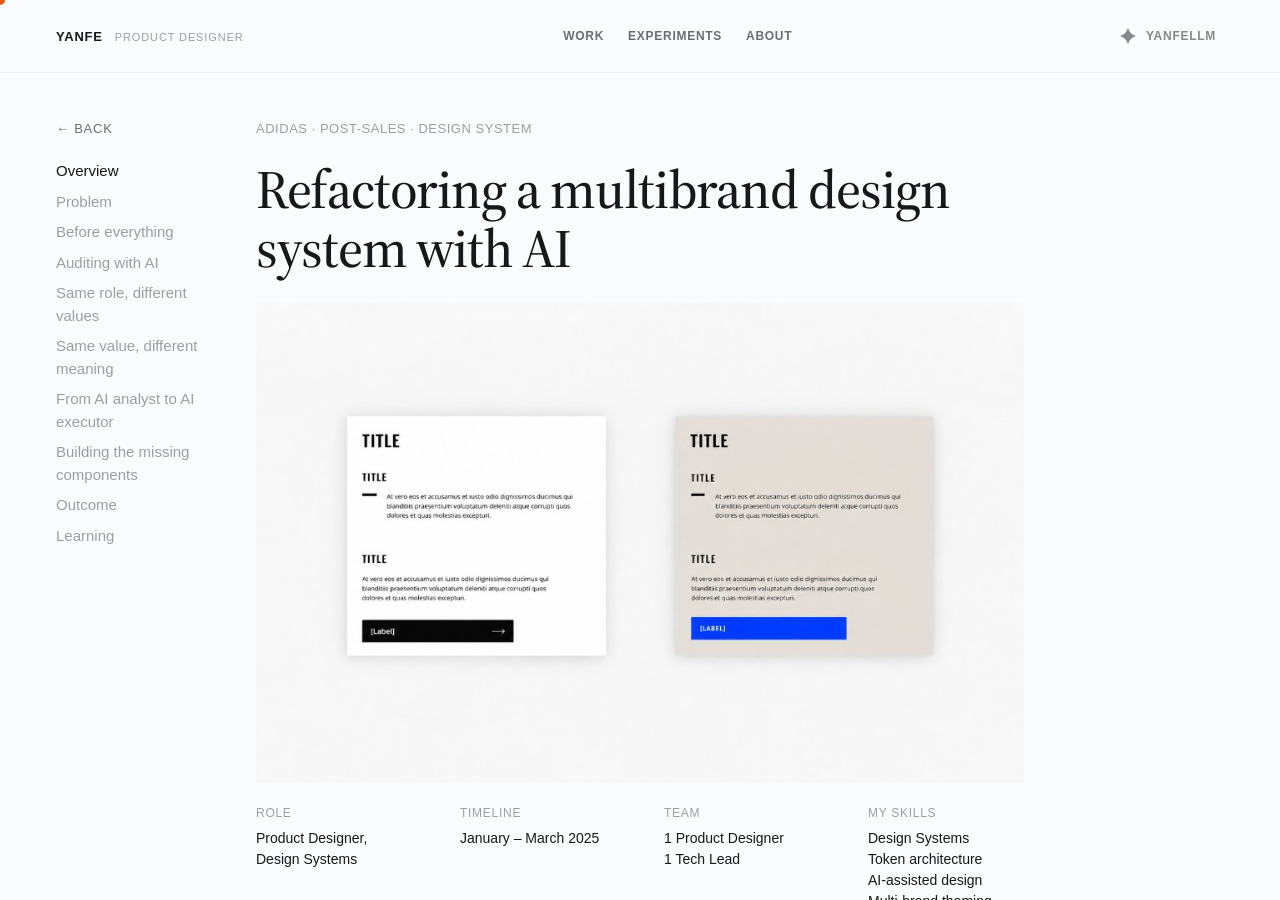
<file: post-sales-ds.html>
<!doctype html>
<html lang="en">
<head>
<meta charset="utf-8">
<meta name="viewport" content="width=device-width, initial-scale=1">
<title>Refactoring a multibrand design system with AI — Yanfe</title>
<meta name="color-scheme" content="light">
<meta name="theme-color" content="#FAFBFD">
<link rel="icon" href="favicon.svg" type="image/svg+xml">
<link rel="preconnect" href="https://fonts.googleapis.com">
<link rel="preconnect" href="https://fonts.gstatic.com" crossorigin>
<link href="https://fonts.googleapis.com/css2?family=Source+Serif+4:ital,opsz,wght@0,8..60,500;1,8..60,500&display=swap" rel="stylesheet">
<link rel="stylesheet" href="styles.css?v=projectcovers5">
</head>
<body>
<div class="cursor-dot" id="cursorDot"></div>
<button class="chat-fab" aria-label="Ask YanfeLLM" data-chat-toggle>
  <svg width="20" height="20" viewBox="0 0 24 24" fill="#fff"><path d="M12 0 L14.5 9.5 L24 12 L14.5 14.5 L12 24 L9.5 14.5 L0 12 L9.5 9.5 Z"/></svg>
</button>

<!-- YANFELLM CHAT PANEL -->
<div class="chat-panel" id="chatPanel">
  <div class="chat-header">
    <div class="chat-header-left">
      <span class="chat-title">YANFELLM</span>
      <span class="chat-info">i</span>
      <div class="chat-tooltip">YanfeLLM is an AI chatbot. May contain mistakes. Responses aren't stored anywhere.</div>
    </div>
    <button class="chat-close" id="chatClose" aria-label="Close">✕</button>
  </div>
  <div class="chat-body" id="chatBody">
    <p class="chat-prompt-title">What would you like to know?</p>
    <button class="chat-suggestion" data-q="What's your favorite project and why?">↳ What's your favorite project and why?</button>
    <button class="chat-suggestion" data-q="How do you approach product design?">↳ How do you approach product design?</button>
    <button class="chat-suggestion" data-q="What's your background before adidas?">↳ What's your background before adidas?</button>
  </div>
  <div class="chat-footer">
    <input class="chat-input" id="chatInput" type="text" placeholder="Ask about Yanfe...">
    <button class="chat-send" id="chatSend" aria-label="Send">↑</button>
  </div>
</div>

<div class="page" id="page-ds">

  <div class="nav">
    <div class="nav-brand">
      <a href="index.html" class="nav-name">YANFE</a>
      <span class="nav-role">PRODUCT DESIGNER</span>
    </div>
    <div class="nav-links">
      <a href="index.html#work">WORK</a>
      <a href="experiments.html">EXPERIMENTS</a>
      <a href="about.html">ABOUT</a>
    </div>
    <button class="chat-toggle" aria-label="Ask YanfeLLM" data-chat-toggle><svg class="chat-toggle-icon" width="16" height="16" viewBox="0 0 30 30" fill="none" xmlns="http://www.w3.org/2000/svg"><path d="M14.5231 29.2759C12.6685 22.5706 7.42938 17.3315 0.724097 15.4769C0.240255 15.3431 0.240255 14.657 0.724097 14.5231C7.42938 12.6685 12.6685 7.42939 14.5231 0.724099C14.6569 0.240257 15.343 0.240257 15.4769 0.724099C17.3315 7.42939 22.5706 12.6685 29.2759 14.5231C29.7597 14.657 29.7597 15.343 29.2759 15.4769C22.5706 17.3315 17.3315 22.5706 15.4769 29.2759C15.343 29.7597 14.657 29.7597 14.5231 29.2759Z" fill="currentColor"/></svg><span class="chat-toggle-label">YANFELLM</span></button>
  </div>

  <div class="project-body">
    <div class="sidebar">
      <a href="index.html#work" class="back">← Back</a>
      <a href="#overview" class="section-link active">Overview</a>
      <a href="#problem" class="section-link">Problem</a>
      <a href="#before" class="section-link">Before everything</a>
      <a href="#auditing" class="section-link">Auditing with AI</a>
      <a href="#same-role" class="section-link">Same role, different values</a>
      <a href="#same-value" class="section-link">Same value, different meaning</a>
      <a href="#executor" class="section-link">From AI analyst to AI executor</a>
      <a href="#building" class="section-link">Building the missing components</a>
      <a href="#outcome" class="section-link">Outcome</a>
      <a href="#learning" class="section-link">Learning</a>
    </div>

    <div class="project-content">
      <header class="project-intro">
        <div class="project-eyebrow">Adidas · Post-sales · Design system</div>
        <h1 class="project-title">Refactoring a multibrand design system with AI</h1>
        <div class="hero-image hero-ds">
          <img src="images/cover-ds.png?v=c15" alt="" width="1600" height="900" decoding="async">
        </div>
        <div class="meta-row">
          <div><div class="label">Role</div><div class="value">Product Designer, Design Systems</div></div>
          <div><div class="label">Timeline</div><div class="value">January – March 2025</div></div>
          <div><div class="label">Team</div><div class="value">1 Product Designer<br>1 Tech Lead</div></div>
          <div><div class="label">My Skills</div><div class="value">Design Systems<br>Token architecture<br>AI-assisted design<br>Multi-brand theming</div></div>
        </div>
      </header>

      <section id="overview" class="p-section">
        <div class="p-eyebrow">Overview</div>
        <h2>After adidas’ 2025 brand relaunch, two experiences that were supposed to feel connected didn’t.</h2>
        <p>adidas and Confirmed’s post-sales flows both run as webviews embedded inside their native apps. After adidas’ 2025 brand relaunch, two experiences that were supposed to feel connected didn’t, the webviews were running on components that no longer spoke the same language.</p>
        <p>I led the refactor of the design system, working to bring both products adidas and Confirmed, scoped to Post-sales, onto a shared token architecture without erasing what gave each brand its own identity.</p>
        <p>AI was part of the methodology from day one. I used it to audit a file I didn’t yet fully know, and to question my own assumptions about which tokens should exist.</p>
      </section>

      <section id="problem" class="p-section">
        <div class="p-eyebrow">Problem</div>
        <h2>A single webview had to run across two brand contexts, without a shared language to build from.</h2>
        <p>At the product level, shortly after a brand relaunch centered on creating a coherent experience, users moving through Post-sales on adidas and Confirmed encountered different behaviors across surfaces that were supposed to feel like part of the same ecosystem.</p>
        <p>At the organizational level, the Post-sales team had to maintain a single webview running across two completely different brand contexts, without a shared language or token system to build from.</p>
        <p>Underneath both problems were three different libraries required to build the Post-sales experience. Across these libraries, several generations of adidas tokens coexisted, while some components were defined almost entirely through hardcoded values. For example, adidas’ Global library had a reasonably developed token ecosystem, while Confirmed’s did not. Most of its components had no explicit tokens at all, so its design language had to be reconstructed from the components themselves before anything could be migrated.</p>
        <figure class="p-figure">
          <img src="images/odp-user-flow.png" alt="User flow: adidas and Confirmed native apps opening the same post-sales order-details webview, with callouts on loading, close, and the shared order management screen">
        </figure>
      </section>

      <section id="before" class="p-section">
        <div class="p-eyebrow">Before everything</div>
        <h2>The components required to build Post-sales were not centralized in a single library.</h2>
        <p>Core adidas components lived in the Global Library, Confirmed maintained its own separate library, and some more specific components, such as the size selector, lived in a dedicated Upper Funnel library.</p>
        <p>Post-sales also had its own Lower Funnel library for components specific to its flows. As part of the audit, we identified gaps where some of the components the project needed did not exist in any of these libraries and would have to be designed and built from scratch before being added to the Lower Funnel library.</p>
        <p>This distributed structure was one of the key constraints of the project: while global components were maintained in a central library, individual teams also owned dedicated libraries for components specific to their area. As a result, building a single Post-sales experience meant working across multiple libraries, understanding where each component belonged, and identifying which components could be reused, which needed to be adapted, and which had to be created from scratch.</p>
        <p>Before starting the audit, I first had to define which flows and screens were actually within the scope of the project. From there, I reviewed the three libraries and brought only the components relevant to those flows into a dedicated working file. This selection was a piece of work in itself, and it happened before AI entered the process. It gave me a single source to audit through MCP, rather than having to move back and forth between three separate libraries for every comparison.</p>
        <p>During the initial preparation and discussions, we also saw an opportunity to use the project as a pilot with the central Design System team. We deliberately kept the scope small, focusing on the Confirmed components that genuinely needed to support theming.</p>
        <p>The pilot was not intended to remain a proof of concept. It included a real implementation, which meant the proposed architecture had to work beyond Figma and be translated into something engineering could actually build from. That required preparing a concrete handoff for engineering as part of the pilot itself.</p>
        <figure class="p-figure">
          <video
            class="p-figure-video"
            src="images/library-structure.mp4"
            poster="images/library-structure.png"
            autoplay
            muted
            loop
            playsinline
            disablepictureinpicture
            onloadedmetadata="this.playbackRate = 0.7"
            data-playback-rate="0.7"
            aria-label="Library structure: Global library branching into Upper funnel, Lower funnel, and Product library"
          ></video>
        </figure>
      </section>

      <section id="auditing" class="p-section">
        <div class="p-eyebrow">Auditing with AI</div>
        <h2>I used AI to analyze the working file more like a dataset.</h2>
        <p>Manually auditing a system of this size would mean opening every variant and reviewing colors, typography, spacing, and variable bindings component by component. Instead, I used AI to analyze the working file more like a dataset. Rather than asking, “What does this button look like?”, I could ask questions such as:</p>
        <ul class="p-list">
          <li>Which components reference variables, and which bypass the token system entirely?</li>
          <li>Which values repeat across different states and across both brands?</li>
          <li>Which token collections are actually being used?</li>
          <li>Where are different naming conventions describing the same thing?</li>
          <li>Which existing adidas tokens could already represent values that Confirmed was hardcoding?</li>
        </ul>
        <p>Asking these kinds of questions helped establish a fundamental constraint for everything that followed: reuse what already existed before creating anything new. Defining a technically clean naming system is the easy part. Understanding and respecting the conventions an organization has already built around its system is what ultimately makes a refactor practical, adoptable, and able to integrate into the existing ecosystem.</p>
        <figure class="p-figure">
          <video
            class="p-figure-video"
            src="images/auditing-ai.mp4"
            autoplay
            muted
            loop
            playsinline
            disablepictureinpicture
            aria-label="Auditing the design system working file with AI"
          ></video>
        </figure>
      </section>

      <section id="same-role" class="p-section">
        <div class="p-eyebrow">Same role, different values</div>
        <h2>What semantic language can both brands share?</h2>
        <figure class="p-figure">
          <img src="images/scalable-solution.png" alt="A more scalable solution: to theme semantic tokens, we need to identify visual patterns and standardise them across brands">
        </figure>
        <p>Comparing equivalent component states across both brands became one of the most useful parts of the audit. adidas’ primary button is black, with a dark gray hover state and a light gray disabled state. Confirmed’s is blue, with a dark blue hover state and a dark neutral disabled state. Visually, they have little in common. Semantically, they are identical: primary action, hover, disabled.</p>
        <figure class="p-figure">
          <img src="images/types-of-themeing.png" alt="Types of themeing: the same layout themed at base level for adidas and Confirmed">
        </figure>
        <p>This distinction changed the way I approached the project. The question I kept coming back to was: “What semantic language can both brands share?”</p>
        <p><code>fill/color-fill-primary</code> could resolve to black for adidas and blue for Confirmed. Same token, same role, different value. The architecture needed to share meaning, not appearance.</p>
        <figure class="token-panel" aria-label="Semantic themed tokens: the same token names resolving to different values for adidas and Confirmed">
          <figcaption class="token-panel-title">Semantic (Themed)</figcaption>
          <div class="token-panel-scroll">
            <table class="token-table">
              <thead>
                <tr>
                  <th>Name</th>
                  <th>Adidas</th>
                  <th>Confirmed</th>
                </tr>
              </thead>
              <tbody>
                <tr>
                  <td>color-fill-primary</td>
                  <td><span class="token-chip"><i style="background:#000000"></i>color-000000-alpha100</span></td>
                  <td><span class="token-chip"><i style="background:#0a3cff"></i>color-0a3cff-alpha100</span></td>
                </tr>
                <tr>
                  <td>color-fill-primary-inverse</td>
                  <td><span class="token-chip"><i style="background:#ffffff"></i>color-ffffff-alpha100</span></td>
                  <td><span class="token-chip"><i style="background:#ffffff"></i>color-ffffff-alpha100</span></td>
                </tr>
                <tr>
                  <td>color-fill-secondary</td>
                  <td><span class="token-chip"><i style="background:#eceff1"></i>color-eceff1-alpha100</span></td>
                  <td><span class="token-chip"><i style="background:#ece8e3"></i>color-ece8e3-alpha100</span></td>
                </tr>
                <tr>
                  <td>color-fill-secondary-hover</td>
                  <td><span class="token-chip"><i style="background:#d9dbdd"></i>color-d9dbdd-alpha100</span></td>
                  <td><span class="token-chip"><i style="background:#e4ddd4"></i>color-e4ddd4-alpha100</span></td>
                </tr>
                <tr>
                  <td>color-fill-disabled</td>
                  <td><span class="token-chip"><i style="background:#d9dbdd"></i>color-d9dbdd-alpha100</span></td>
                  <td><span class="token-chip"><i style="background:#696764"></i>color-696764-alpha100</span></td>
                </tr>
                <tr>
                  <td>color-fill-page</td>
                  <td><span class="token-chip"><i style="background:#ffffff"></i>color-ffffff-alpha100</span></td>
                  <td><span class="token-chip"><i style="background:#ece8e3"></i>color-ece8e3-alpha100</span></td>
                </tr>
                <tr>
                  <td>color-fill-hover</td>
                  <td><span class="token-chip"><i style="background:#f5f5f5"></i>color-f5f5f5-alpha100</span></td>
                  <td><span class="token-chip"><i style="background:#e4ddd4"></i>color-e4ddd4-alpha100</span></td>
                </tr>
                <tr>
                  <td>color-fill-hover-inverse</td>
                  <td><span class="token-chip"><i style="background:#1e1e1e"></i>color-1e1e1e-alpha100</span></td>
                  <td><span class="token-chip"><i style="background:#072ab2"></i>color-072ab2-alpha100</span></td>
                </tr>
                <tr>
                  <td>color-fill-error</td>
                  <td><span class="token-chip"><i style="background:#e32b2b"></i>color-e32b2b-alpha100</span></td>
                  <td><span class="token-chip"><i style="background:#b83e3e"></i>color-b83e3e-alpha100</span></td>
                </tr>
                <tr>
                  <td>color-text-primary</td>
                  <td><span class="token-chip"><i style="background:#000000"></i>color-000000-alpha100</span></td>
                  <td><span class="token-chip"><i style="background:#333232"></i>color-333232-alpha100</span></td>
                </tr>
                <tr>
                  <td>color-text-primary-inverse</td>
                  <td><span class="token-chip"><i style="background:#ffffff"></i>color-ffffff-alpha100</span></td>
                  <td><span class="token-chip"><i style="background:#ffffff"></i>color-ffffff-alpha100</span></td>
                </tr>
                <tr>
                  <td>color-text-secondary</td>
                  <td><span class="token-chip"><i style="background:#767677"></i>color-767677-alpha100</span></td>
                  <td><span class="token-chip"><i style="background:#696764"></i>color-696764-alpha100</span></td>
                </tr>
                <tr>
                  <td>color-text-disabled</td>
                  <td><span class="token-chip"><i style="background:#d9dbdd"></i>color-d9dbdd-alpha100</span></td>
                  <td><span class="token-chip"><i style="background:#696764"></i>color-696764-alpha100</span></td>
                </tr>
                <tr>
                  <td>color-text-button-disabled</td>
                  <td><span class="token-chip"><i style="background:#000000;opacity:.3"></i>color-000000-alpha30 <em>30%</em></span></td>
                  <td><span class="token-chip"><i style="background:#696764"></i>color-696764-alpha100</span></td>
                </tr>
                <tr>
                  <td>color-text-button-disabled-inverse</td>
                  <td><span class="token-chip"><i style="background:#ffffff;opacity:.3"></i>color-ffffff-alpha30 <em>30%</em></span></td>
                  <td><span class="token-chip"><i style="background:#ffffff"></i>color-ffffff-alpha100</span></td>
                </tr>
                <tr>
                  <td>color-text-error</td>
                  <td><span class="token-chip"><i style="background:#e32b2b"></i>color-e32b2b-alpha100</span></td>
                  <td><span class="token-chip"><i style="background:#b83e3e"></i>color-b83e3e-alpha100</span></td>
                </tr>
                <tr>
                  <td>color-border-primary</td>
                  <td><span class="token-chip"><i style="background:#000000"></i>color-000000-alpha100</span></td>
                  <td><span class="token-chip"><i style="background:#333232"></i>color-333232-alpha100</span></td>
                </tr>
                <tr>
                  <td>color-border-primary-inverse</td>
                  <td><span class="token-chip"><i style="background:#ffffff"></i>color-ffffff-alpha100</span></td>
                  <td><span class="token-chip"><i style="background:#ffffff"></i>color-ffffff-alpha100</span></td>
                </tr>
                <tr>
                  <td>color-border-secondary</td>
                  <td><span class="token-chip"><i style="background:#d9dbdd"></i>color-d9dbdd-alpha100</span></td>
                  <td><span class="token-chip"><i style="background:#ccc9c4"></i>color-ccc9c4-alpha100</span></td>
                </tr>
                <tr>
                  <td>color-border-disabled</td>
                  <td><span class="token-chip"><i style="background:#d9dbdd"></i>color-d9dbdd-alpha100</span></td>
                  <td><span class="token-chip"><i style="background:#ccc9c4"></i>color-ccc9c4-alpha100</span></td>
                </tr>
                <tr>
                  <td>color-border-error</td>
                  <td><span class="token-chip"><i style="background:#e32b2b"></i>color-e32b2b-alpha100</span></td>
                  <td><span class="token-chip"><i style="background:#b83e3e"></i>color-b83e3e-alpha100</span></td>
                </tr>
                <tr>
                  <td>color-icon-primary</td>
                  <td><span class="token-chip"><i style="background:#000000"></i>color-000000-alpha100</span></td>
                  <td><span class="token-chip"><i style="background:#333232"></i>color-333232-alpha100</span></td>
                </tr>
                <tr>
                  <td>color-icon-primary-inverse</td>
                  <td><span class="token-chip"><i style="background:#ffffff"></i>color-ffffff-alpha100</span></td>
                  <td><span class="token-chip"><i style="background:#ffffff"></i>color-ffffff-alpha100</span></td>
                </tr>
                <tr>
                  <td>color-icon-secondary</td>
                  <td><span class="token-chip"><i style="background:#767677"></i>color-767677-alpha100</span></td>
                  <td><span class="token-chip"><i style="background:#696764"></i>color-696764-alpha100</span></td>
                </tr>
                <tr>
                  <td>color-icon-disabled</td>
                  <td><span class="token-chip"><i style="background:#d9dbdd"></i>color-d9dbdd-alpha100</span></td>
                  <td><span class="token-chip"><i style="background:#696764"></i>color-696764-alpha100</span></td>
                </tr>
                <tr>
                  <td>color-icon-error</td>
                  <td><span class="token-chip"><i style="background:#e32b2b"></i>color-e32b2b-alpha100</span></td>
                  <td><span class="token-chip"><i style="background:#b83e3e"></i>color-b83e3e-alpha100</span></td>
                </tr>
                <tr>
                  <td>color-surface-neutral</td>
                  <td><span class="token-chip"><i style="background:#ffffff"></i>color-ffffff-alpha100</span></td>
                  <td><span class="token-chip"><i style="background:#ece8e3"></i>color-ece8e3-alpha100</span></td>
                </tr>
              </tbody>
            </table>
          </div>
        </figure>
        <p>This principle led to a three-layer architecture:</p>
        <div class="process-row">
          <div class="process-step">Foundations</div>
          <div class="process-arrow" aria-hidden="true">→</div>
          <div class="process-step">Semantic tokens</div>
          <div class="process-arrow" aria-hidden="true">→</div>
          <div class="process-step">Components</div>
        </div>
        <p>Foundations hold shared, brand-neutral primitives such as <code>spacing-xs</code> and <code>sizing-xl</code>. Semantic tokens describe purpose — <code>fill/color-fill-primary</code>, <code>text/color-text-primary</code>, <code>border/color-border-primary</code> — and introduce brand differences through adidas and Confirmed modes. Components consume this semantic layer rather than referencing raw values directly.</p>
        <figure class="p-figure">
          <img src="images/action-pattern.png" alt="Action pattern: primary and secondary states for enabled, hover, and disabled, mapped to semantic tokens">
        </figure>
        <p>This separation between value, meaning, and implementation allowed both brands to share the same architecture without requiring them to look the same.</p>
      </section>

      <section id="same-value" class="p-section">
        <div class="p-eyebrow">Same value, different meaning</div>
        <h2>Two different semantic roles had been grouped under one token because they happened to land on the same color.</h2>
        <p>The audit also surfaced the inverse problem. An existing token, <code>color-fill</code>, resolved to black, but was being used for two unrelated roles: the fill on primary buttons, and the fill on surfaces like tabs on dark backgrounds.</p>
        <p>The primary button genuinely needed to change by brand — black for adidas, blue for Confirmed. The surface didn’t. That component only existed in adidas, so there was no Confirmed equivalent for it to resolve to.</p>
        <p>Because both roles shared the same token, they’d become coupled. Adding a Confirmed mode to adapt the button also introduced a Confirmed value for a surface that didn’t even exist in that brand; not adding it meant the button couldn’t adapt across brands at all.</p>
        <p>The problem wasn’t that they shared the same value. It was that two different semantic roles had been grouped under one token simply because, in adidas, they happened to land on the same color.</p>
        <p>The fix was to split them. <code>action-fill-primary</code> became brand-sensitive, resolving through the adidas and Confirmed modes, while the surface use got its own token — a single value, with no brand modes at all.</p>
        <p>Changing a token that was already in use came with a migration cost: existing references had to be identified, validated, and reassigned. But keeping both roles coupled would have meant future components inheriting a multibrand relationship that didn’t actually exist.</p>
        <figure class="p-figure">
          <img src="images/proposed-solution.png" alt="Proposed solution: fill, border, and text tokens grouped by general/brand, interaction/states, and surface">
        </figure>
      </section>

      <section id="executor" class="p-section">
        <div class="p-eyebrow">From AI analyst to AI executor</div>
        <h2>The workflow settled into a loop: inspect, detect patterns, propose, review, modify, validate, refine.</h2>
        <p>AI could sometimes work directly on the file, connected to Figma through MCP (Model Context Protocol), the layer that let it read the file’s real variables and components and apply some changes directly. It was a working partner, but it didn’t replace my work, especially since the file I was operating in wasn’t the final file, but an audit file holding only the components the project actually needed.</p>
        <p>AI inspected local and remote variables, identified which components were bound to variables and which used hardcoded values, and helped me configure the adidas and Confirmed modes.</p>
        <p>That removed a significant share of manual, repetitive work but more importantly, it made it possible to approach the refactor at the level of the whole system, instead of treating every component as an isolated task.</p>
      </section>

      <section id="building" class="p-section">
        <div class="p-eyebrow">Building the missing components</div>
        <h2>The next phase focused on building the remaining components the project still needed.</h2>
        <p>This work was done in collaboration with the central Design System team, since anything added to a shared library had to meet their standards, not just mine. It also meant that the new components could be built on the Foundations → Semantic architecture from the start.</p>
      </section>

      <section id="outcome" class="p-section">
        <div class="p-eyebrow">Outcome</div>
        <h2>Both brands finally look like themselves again — and load faster everywhere they run.</h2>
        <p>adidas and Confirmed now share a single Foundations layer and a single Semantic collection, rather than maintaining two parallel systems, while preserving their distinct visual identities through brand modes. Not every token needs an equivalent across both brands: adidas’ membership-related tokens, for example, don’t need a Confirmed counterpart.</p>
        <div class="stat-row">
          <div class="stat">
            <div class="stat-num">40%</div>
            <div class="stat-label">Faster load speed for 75% of users</div>
          </div>
          <div class="stat">
            <div class="stat-num">29%</div>
            <div class="stat-label">Faster load speed for 90% of users</div>
          </div>
          <div class="stat">
            <div class="stat-num">Global</div>
            <div class="stat-label">Live in every market</div>
          </div>
        </div>
        <p>I didn’t use AI to design the system for me. I used it to understand the system as a whole and move faster through the more mechanical parts of the work, allowing me to focus more of my attention on the decisions that genuinely required design judgment.</p>
      </section>

      <section id="learning" class="p-section">
        <div class="p-eyebrow">Learning</div>
        <h2>The biggest learning was understanding where AI truly adds value in Design System work.</h2>
        <p>AI could detect repeated values across the file, but it couldn’t determine whether they represented the same concept. It could generate a clean naming structure in seconds, but it couldn’t decide whether introducing it was worth breaking conventions the organization already relied on. It could create aliases and configure modes quickly, but deciding where a token should live — and why — still required an understanding of the brands, the product, and the system around them.</p>
        <p>Design Systems sit at the intersection of design decisions and structured data. AI proved particularly effective on the structured side: inspecting variables at scale, identifying patterns, executing changes, and validating relationships that would have taken hours to check manually.</p>
        <p>Decisions about meaning, naming, and abstraction still required design judgment. AI made the system faster to inspect and change; it didn’t decide what the system should mean.</p>
      </section>
    </div>
  </div>

  <div class="footer">
    <div class="footer-note">Designed + built by Yanfe - This space is constantly under construction.</div>
    <div class="footer-links"><a href="https://www.linkedin.com/in/yanfepedroza" target="_blank" rel="noopener noreferrer">LinkedIn</a><a href="mailto:yanfepedroza@gmail.com">Email</a><a href="https://github.com/Yanfep" target="_blank" rel="noopener noreferrer">GitHub</a></div>
  </div>
</div>

<script src="script.js?v=6"></script>
</body>
</html>
</file>
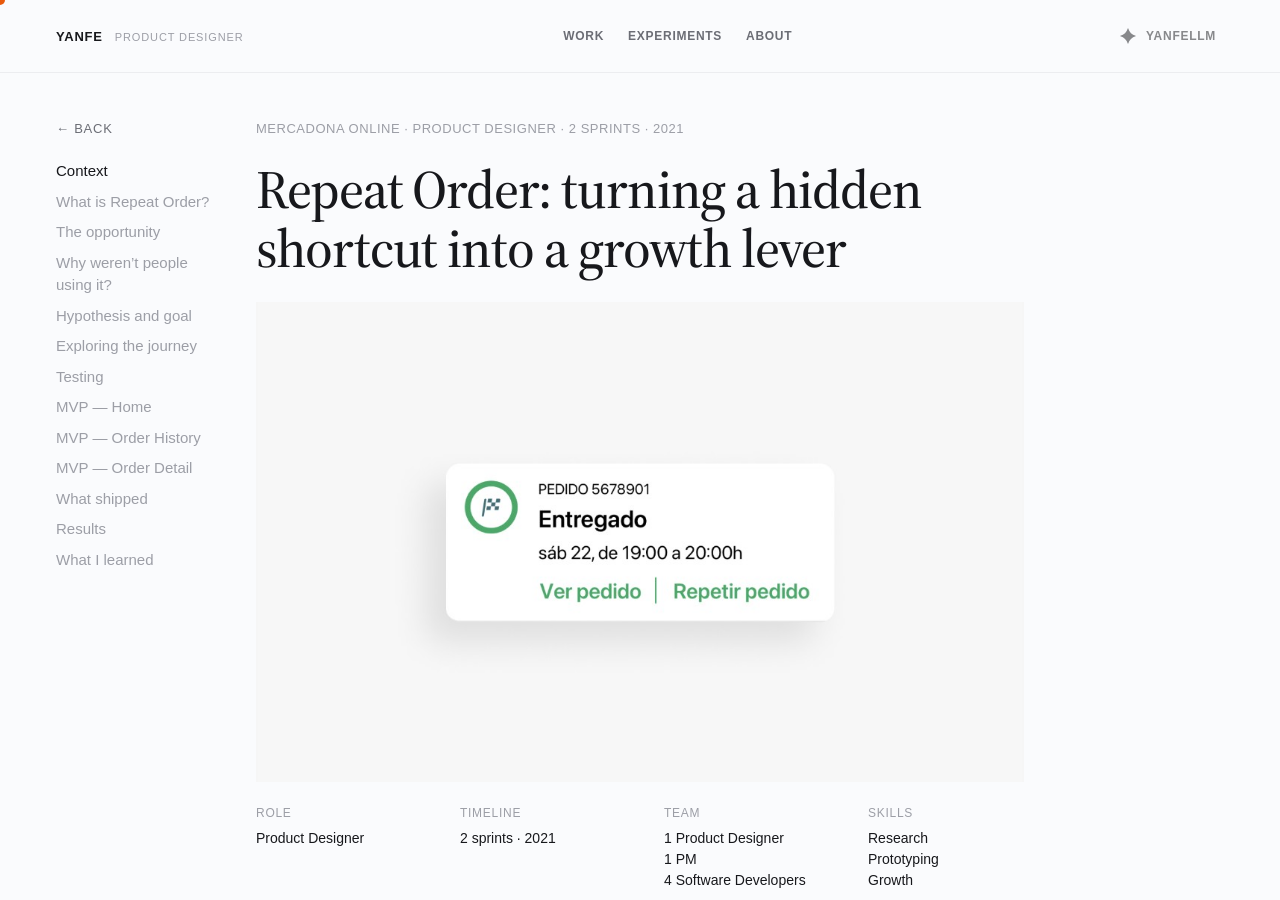
<file: repeat-order.html>
<!doctype html>
<html lang="en">
<head>
<meta charset="utf-8">
<meta name="viewport" content="width=device-width, initial-scale=1">
<title>Repeat Order: turning a hidden shortcut into a growth lever — Yanfe</title>
<meta name="color-scheme" content="light">
<meta name="theme-color" content="#FAFBFD">
<link rel="icon" href="favicon.svg" type="image/svg+xml">
<link rel="preconnect" href="https://fonts.googleapis.com">
<link rel="preconnect" href="https://fonts.gstatic.com" crossorigin>
<link href="https://fonts.googleapis.com/css2?family=Source+Serif+4:ital,opsz,wght@0,8..60,500;1,8..60,500&display=swap" rel="stylesheet">
<link rel="stylesheet" href="styles.css?v=projectcovers5">
</head>
<body>
<div class="cursor-dot" id="cursorDot"></div>
<button class="chat-fab" aria-label="Ask YanfeLLM" data-chat-toggle>
  <svg width="20" height="20" viewBox="0 0 24 24" fill="#fff"><path d="M12 0 L14.5 9.5 L24 12 L14.5 14.5 L12 24 L9.5 14.5 L0 12 L9.5 9.5 Z"/></svg>
</button>

<!-- YANFELLM CHAT PANEL -->
<div class="chat-panel" id="chatPanel">
  <div class="chat-header">
    <div class="chat-header-left">
      <span class="chat-title">YANFELLM</span>
      <span class="chat-info">i</span>
      <div class="chat-tooltip">YanfeLLM is an AI chatbot. May contain mistakes. Responses aren't stored anywhere.</div>
    </div>
    <button class="chat-close" id="chatClose" aria-label="Close">✕</button>
  </div>
  <div class="chat-body" id="chatBody">
    <p class="chat-prompt-title">What would you like to know?</p>
    <button class="chat-suggestion" data-q="What's your favorite project and why?">↳ What's your favorite project and why?</button>
    <button class="chat-suggestion" data-q="How do you approach product design?">↳ How do you approach product design?</button>
    <button class="chat-suggestion" data-q="What's your background before adidas?">↳ What's your background before adidas?</button>
  </div>
  <div class="chat-footer">
    <input class="chat-input" id="chatInput" type="text" placeholder="Ask about Yanfe...">
    <button class="chat-send" id="chatSend" aria-label="Send">↑</button>
  </div>
</div>

<div class="page" id="page-project">

  <div class="nav">
    <div class="nav-brand">
      <a href="index.html" class="nav-name">YANFE</a>
      <span class="nav-role">PRODUCT DESIGNER</span>
    </div>
    <div class="nav-links">
      <a href="index.html#work">WORK</a>
      <a href="experiments.html">EXPERIMENTS</a>
      <a href="about.html">ABOUT</a>
    </div>
    <button class="chat-toggle" aria-label="Ask YanfeLLM" data-chat-toggle><svg class="chat-toggle-icon" width="16" height="16" viewBox="0 0 30 30" fill="none" xmlns="http://www.w3.org/2000/svg"><path d="M14.5231 29.2759C12.6685 22.5706 7.42938 17.3315 0.724097 15.4769C0.240255 15.3431 0.240255 14.657 0.724097 14.5231C7.42938 12.6685 12.6685 7.42939 14.5231 0.724099C14.6569 0.240257 15.343 0.240257 15.4769 0.724099C17.3315 7.42939 22.5706 12.6685 29.2759 14.5231C29.7597 14.657 29.7597 15.343 29.2759 15.4769C22.5706 17.3315 17.3315 22.5706 15.4769 29.2759C15.343 29.7597 14.657 29.7597 14.5231 29.2759Z" fill="currentColor"/></svg><span class="chat-toggle-label">YANFELLM</span></button>
  </div>

  <div class="project-body">
    <div class="sidebar">
      <a href="index.html#work" class="back">← Back</a>
      <a href="#context" class="section-link active">Context</a>
      <a href="#what" class="section-link">What is Repeat Order?</a>
      <a href="#opportunity" class="section-link">The opportunity</a>
      <a href="#research" class="section-link">Why weren’t people using it?</a>
      <a href="#hypothesis" class="section-link">Hypothesis and goal</a>
      <a href="#journey" class="section-link">Exploring the journey</a>
      <a href="#testing" class="section-link">Testing</a>
      <a href="#mvp-home" class="section-link">MVP — Home</a>
      <a href="#mvp-history" class="section-link">MVP — Order History</a>
      <a href="#mvp-detail" class="section-link">MVP — Order Detail</a>
      <a href="#shipped" class="section-link">What shipped</a>
      <a href="#results" class="section-link">Results</a>
      <a href="#learning" class="section-link">What I learned</a>
    </div>

    <div class="project-content">
      <header class="project-intro">
        <div class="project-eyebrow">Mercadona Online · Product Designer · 2 sprints · 2021</div>
        <h1 class="project-title">Repeat Order: turning a hidden shortcut into a growth lever</h1>
        <div class="hero-image hero-repeat">
          <img src="images/cover-repeat.png?v=c7" alt="" width="1024" height="642" decoding="async">
        </div>
        <div class="meta-row">
          <div><div class="label">Role</div><div class="value">Product Designer</div></div>
          <div><div class="label">Timeline</div><div class="value">2 sprints · 2021</div></div>
          <div><div class="label">Team</div><div class="value">1 Product Designer<br>1 PM<br>4 Software Developers</div></div>
          <div><div class="label">Skills</div><div class="value">Research<br>Prototyping<br>Growth</div></div>
        </div>
      </header>

      <section id="context" class="p-section">
        <div class="p-eyebrow">Context</div>
        <h2>After launching the new Mercadona Online website and apps, the team started focusing more on improving business performance.</h2>
        <p>One of the areas we looked at was the cart experience, and Repeat Order stood out as an interesting opportunity.</p>
        <p>I led the design work from research to validation, working closely with Product and Engineering throughout the two sprints.</p>
      </section>

      <section id="what" class="p-section">
        <div class="p-eyebrow">What is Repeat Order?</div>
        <h2>Repeat Order was clearly the fastest option, especially for customers doing a similar shop every week. But it wasn’t being used as much as we expected.</h2>
        <p>Regular customers could fill their cart in three main ways:</p>
        <ul class="p-list">
          <li><strong>My regular products</strong> — adding products one by one</li>
          <li><strong>Browse the catalogue</strong> — also adding products individually</li>
          <li><strong>Repeat Order</strong> — copying a previous order into the cart</li>
        </ul>
      </section>

      <section id="opportunity" class="p-section">
        <div class="p-eyebrow">The opportunity</div>
        <h2>Could we get more existing customers to use Repeat Order?</h2>
        <p>We saw that orders made through Repeat Order had an average ticket around €2 higher than orders built manually.</p>
        <p>That made Repeat Order an interesting growth opportunity. If we could get more existing customers to use it, there was a potential benefit for both sides: less effort for customers and a higher average ticket for the business.</p>
      </section>

      <section id="research" class="p-section">
        <div class="p-eyebrow">Why weren’t people using it?</div>
        <h2>The main issue was that a lot of people either couldn’t find it or didn’t feel confident using it.</h2>
        <p>I ran research sessions with 20 regular customers in a Mercadona store.</p>
        <p>I first interviewed them about how they usually shopped online, then gave them a task using the existing experience to see whether they could find and use Repeat Order.</p>
        <p>A few patterns came up quickly:</p>
        <ul class="p-list">
          <li>40% couldn’t find Repeat Order</li>
          <li>20% didn’t know it existed</li>
          <li>60% weren’t sure what would happen after tapping it</li>
          <li>60% thought it would send them straight to checkout, without giving them a chance to edit the cart</li>
        </ul>
      </section>

      <section id="hypothesis" class="p-section">
        <div class="p-eyebrow">Hypothesis and goal</div>
        <h2>If Repeat Order was easier to find and clearer to understand, more customers would use it.</h2>
        <p>The PM set the business goal: +€0.15 on the average ticket across all orders.</p>
        <p>My job was to understand what was stopping customers from using Repeat Order and design the smallest changes that could improve adoption.</p>
      </section>

      <section id="journey" class="p-section">
        <div class="p-eyebrow">Exploring the journey</div>
        <h2>The aim wasn’t to redesign the whole flow. It was to make Repeat Order easier to notice and easier to understand.</h2>
        <p>I ran a workshop with Product and Engineering to identify where Repeat Order could be easier to discover.</p>
        <p>We focused on three key touchpoints:</p>
        <ul class="p-list">
          <li><strong>Home</strong> — make Repeat Order visible before customers start rebuilding their cart</li>
          <li><strong>Order History</strong> — make previous orders easier to reuse</li>
          <li><strong>Order Detail</strong> — move the action to a more visible position and make the outcome clearer</li>
        </ul>
        <p>The same experience was adapted for iOS and Android using native components and interaction patterns.</p>
      </section>

      <section id="testing" class="p-section">
        <div class="p-eyebrow">Testing</div>
        <h2>I created mobile prototypes and tested the new Repeat Order experience with another 10 customers in a Mercadona store.</h2>
        <p>For each touchpoint, we had a specific question.</p>
        <p><strong>Home.</strong> Would people notice Repeat Order before starting to build their cart manually? All 10 participants used the Repeat Order button on Home as their entry point into the flow.</p>
        <p><strong>Order History.</strong> Would people understand that they could repeat any previous order? 7 of 10 participants opened the order card first instead of using the Repeat Order action directly. This showed us that the card was still the more natural entry point for most customers.</p>
        <p><strong>Order Detail.</strong> Would moving the action higher make it easier to find? Moving Repeat Order to the top made the action easier to find, without requiring customers to scroll through the order first.</p>
        <p>Across the flow, we also checked whether customers understood that Repeat Order created an editable cart rather than taking them directly to payment.</p>
      </section>

      <section id="mvp-home" class="p-section">
        <div class="p-eyebrow">MVP — Home</div>
        <h2>Make Repeat Order visible earlier</h2>
        <p>We added a Repeat order button to the latest-order card on Home. It was always visible, while the second action changed depending on the order status: Rate until the order was rated, then View order.</p>
        <p>This gave customers access to Repeat Order before they started browsing or adding products manually.</p>
        <p>We also added a short “What’s new” message to explain the feature and make one thing very clear: you can still edit your cart after repeating an order.</p>
        <p>That directly addressed one of the biggest concerns we had seen in research.</p>
      </section>

      <section id="mvp-history" class="p-section">
        <div class="p-eyebrow">MVP — Order History</div>
        <h2>Give customers another way to access Repeat Order</h2>
        <p>We added a Repeat order action to completed orders inside Order History. The idea was to make previous purchases easier to reuse directly from the list.</p>
        <p>During testing, however, 7 of 10 participants opened the order first instead of using the Repeat Order action straight away.</p>
        <p>That showed us that, for many customers, Order History was still more of a way to inspect a previous order than to immediately repeat it. This made the Order Detail experience even more important.</p>
        <p>The Order History change shipped on web, but not on the apps.</p>
      </section>

      <section id="mvp-detail" class="p-section">
        <div class="p-eyebrow">MVP — Order Detail</div>
        <h2>Move the action to where people actually look</h2>
        <p>The Repeat Order button was originally at the bottom of the Order Detail page, below the receipt.</p>
        <p>We moved it to the top of the page, inside the order status card, and made it the main action.</p>
        <p>It was a small change, but it meant customers no longer had to scroll through the full order before finding it.</p>
      </section>

      <section id="shipped" class="p-section">
        <div class="p-eyebrow">What shipped</div>
        <h2>We didn’t manage to ship every change across every platform.</h2>
        <div class="cap-list">
          <div>
            <div class="cap-title">Web</div>
            <div class="cap-desc">Home · Order History · Order Detail</div>
          </div>
          <div>
            <div class="cap-title">Apps</div>
            <div class="cap-desc">Home · Order Detail</div>
          </div>
        </div>
        <p>The main gap was Order History on apps, which didn’t make it into this release.</p>
        <p>We had underestimated the implementation effort, and priorities changed during the project.</p>
        <p>Looking back, I would have scoped the first release more tightly and aligned earlier on what we could realistically ship across platforms.</p>
      </section>

      <section id="results" class="p-section">
        <div class="p-eyebrow">Results</div>
        <h2>After launch, we saw more customers using Repeat Order, and the business target was reached.</h2>
        <div class="stat-row">
          <div class="stat">
            <div class="stat-num">+€0.15</div>
            <div class="stat-label">On the average ticket</div>
          </div>
        </div>
        <p>We also saw strong improvements across the Repeat Order journey:</p>
        <div class="stat-row">
          <div class="stat">
            <div class="stat-num">70.7%</div>
            <div class="stat-label">Purchase conversion, from 34.6%</div>
          </div>
          <div class="stat">
            <div class="stat-num">9.03%</div>
            <div class="stat-label">Payment drop-off, from 13.8%</div>
          </div>
          <div class="stat">
            <div class="stat-num">16 min</div>
            <div class="stat-label">Time to purchase, from 34 min</div>
          </div>
        </div>
        <p>The changes made Repeat Order easier to discover and helped customers complete their purchase faster and with less drop-off.</p>
      </section>

      <section id="learning" class="p-section">
        <div class="p-eyebrow">What I learned</div>
        <h2>The feature itself didn’t need a major redesign.</h2>
        <p>The main problem was that customers weren’t seeing it, or they weren’t sure what would happen if they used it.</p>
        <p>A few relatively small changes in visibility, hierarchy and copy made the experience much easier to use.</p>
        <p>The other learning was around scope. We tried to cover several touchpoints across web, iOS and Android in two sprints, and not everything made it into the release.</p>
        <p>If I did this project again, I would:</p>
        <ul class="p-list">
          <li>scope the first release more tightly</li>
          <li>agree earlier on what could realistically ship across platforms</li>
          <li>measure each touchpoint separately to understand which one was contributing most to the result</li>
        </ul>
      </section>
    </div>
  </div>

  <div class="footer">
    <div class="footer-note">Designed + built by Yanfe - This space is constantly under construction.</div>
    <div class="footer-links"><a href="https://www.linkedin.com/in/yanfepedroza" target="_blank" rel="noopener noreferrer">LinkedIn</a><a href="mailto:yanfepedroza@gmail.com">Email</a><a href="https://github.com/Yanfep" target="_blank" rel="noopener noreferrer">GitHub</a></div>
  </div>
</div>

<script src="script.js"></script>
</body>
</html>
</file>
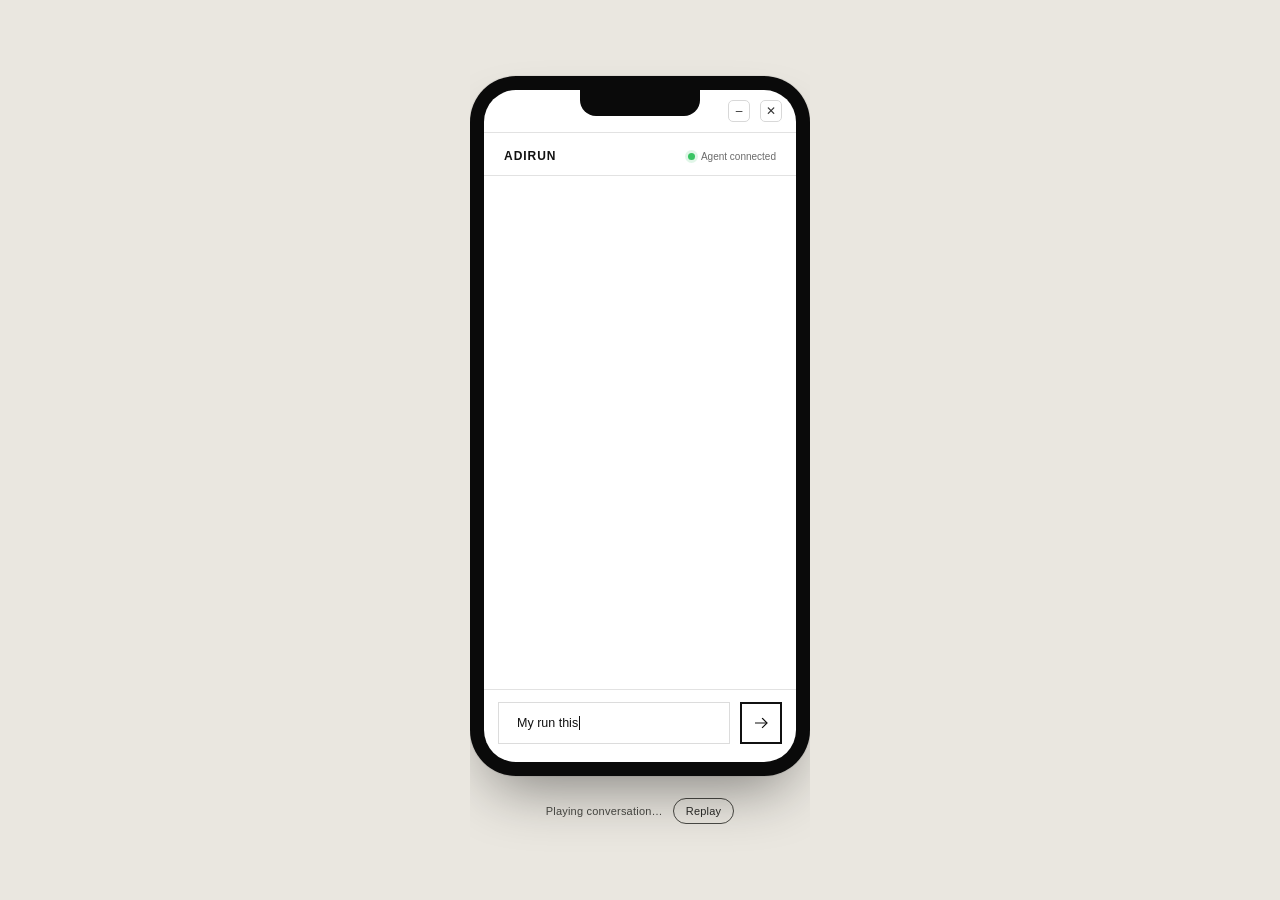
<file: prototypes/adirun-chat-v2.html>
<!DOCTYPE html>
<html lang="es">
<head>
<meta charset="UTF-8">
<title>Chat — adidas Running</title>
<style>
  :root{
    --bg:#eae7e0;
    --phone:#0a0a0a;
    --screen:#ffffff;
    --ink:#111111;
    --ink-soft:#6b6b6b;
    --bubble-bot:#eef0f2;
    --bubble-user:#eef0f2;
    --bubble-user-ink:#111111;
    --line:#e2e2e2;
    --accent:#0071ae;
  }
  *{box-sizing:border-box;}
  html,body{
    margin:0;
    height:100%;
    background:var(--bg);
    font-family:'Helvetica Neue', Arial, sans-serif;
    display:flex;
    align-items:center;
    justify-content:center;
    overflow:hidden;
    --adidas-logo:url([data-uri]);
  }
  .stage{
    display:flex;
    flex-direction:column;
    align-items:center;
    gap:22px;
  }
  .phone{
    width:340px;
    height:700px;
    background:var(--phone);
    border-radius:46px;
    padding:14px;
    box-shadow:0 30px 60px -20px rgba(0,0,0,.45), 0 0 0 1px rgba(0,0,0,.05);
    position:relative;
  }
  .notch{
    position:absolute;
    top:14px; left:50%;
    transform:translateX(-50%);
    width:120px; height:26px;
    background:var(--phone);
    border-bottom-left-radius:16px;
    border-bottom-right-radius:16px;
    z-index:5;
  }
  .screen{
    background:var(--screen);
    width:100%; height:100%;
    border-radius:32px;
    overflow:hidden;
    display:flex;
    flex-direction:column;
    position:relative;
  }
  .windowbar{
    flex-shrink:0;
    padding:10px 14px;
    display:flex;
    align-items:center;
    justify-content:flex-end;
    gap:10px;
    border-bottom:1px solid var(--line);
  }
  .windowbar .ctrl{
    width:22px;height:22px;
    border:1px solid #d8d8d8;
    border-radius:5px;
    display:flex;align-items:center;justify-content:center;
    font-size:12px;
    color:#333;
    font-weight:400;
    line-height:1;
  }
  .topbar{
    padding:16px 20px 12px;
    border-bottom:1px solid var(--line);
    display:flex;
    align-items:center;
    justify-content:space-between;
    flex-shrink:0;
  }
  .topbar .title{
    font-size:12px;
    letter-spacing:.08em;
    color:var(--ink);
    font-weight:700;
  }
  .topbar .dot{
    width:7px;height:7px;border-radius:50%;
    background:#39c463;
    box-shadow:0 0 0 3px rgba(57,196,99,.15);
  }
  .topbar .status{
    display:flex;align-items:center;gap:6px;
    font-size:10px;color:var(--ink-soft);
  }
  .thread{
    flex:1;
    overflow-y:hidden;
    padding:18px 16px 10px;
    display:flex;
    flex-direction:column;
    gap:12px;
  }
  .row{
    display:flex;
    align-items:flex-end;
    gap:8px;
    opacity:0;
    transform:translateY(10px);
  }
  .row.show{
    animation:rise .38s cubic-bezier(.2,.8,.2,1) forwards;
  }
  @keyframes rise{
    to{opacity:1; transform:translateY(0);}
  }
  .row.bot{justify-content:flex-start;}
  .row.user{justify-content:flex-end;}
  .avatar{
    width:28px;height:28px;border-radius:50%;
    flex-shrink:0;
    display:flex;align-items:center;justify-content:center;
  }
  .avatar.bot{background:#111;}
  .avatar.bot .logo{
    width:16px;height:14.5px;
    background:#fff;
    -webkit-mask-image:var(--adidas-logo);
    -webkit-mask-size:contain;
    -webkit-mask-repeat:no-repeat;
    -webkit-mask-position:center;
    mask-image:var(--adidas-logo);
    mask-size:contain;
    mask-repeat:no-repeat;
    mask-position:center;
  }
  .avatar.user{background:var(--accent);}
  .avatar.user svg{width:14px;height:14px;}
  .bubble{
    max-width:74%;
    padding:11px 14px;
    font-size:12.5px;
    line-height:1.45;
    border-radius:18px;
  }
  .bot .bubble{
    background:var(--bubble-bot);
    color:var(--ink);
    border-bottom-left-radius:6px;
  }
  .bot .bubble.system{
    font-style:italic;
    color:var(--ink-soft);
    background:#f4f4f4;
  }
  .user .bubble{
    background:var(--bubble-user);
    color:var(--bubble-user-ink);
    border-bottom-right-radius:6px;
  }
  .chips{
    background:var(--bubble-bot);
    border-bottom-left-radius:6px;
    border-radius:18px;
    padding:12px;
    display:flex; flex-direction:column; gap:8px;
    max-width:78%;
  }
  .row.chips-row{ align-items:flex-end; }
  .chip{
    border:1.5px solid var(--ink);
    padding:9px 14px;
    font-size:11.5px;
    font-weight:700;
    letter-spacing:.01em;
    text-transform:uppercase;
    border-radius:0;
    background:#fff;
    align-self:flex-start;
  }
  .options-card{
    background:#f2f4f4;
    border-radius:16px;
    border-bottom-left-radius:6px;
    padding:16px 14px;
    max-width:84%;
    display:flex;
    flex-direction:column;
    gap:10px;
  }
  .options-heading{
    font-size:13px;
    color:#2b2b2b;
    margin:0 2px 2px;
  }
  .option-row{
    background:#fff;
    border:1px solid #d9dcdc;
    border-radius:0;
    padding:11px 14px;
    font-size:12.5px;
    color:#1c1c1c;
    transition:background .25s ease, color .25s ease, border-color .25s ease;
  }
  .option-row.selected{
    background:#111;
    border-color:#111;
    color:#fff;
  }
  .link{
    text-decoration:underline;
    text-underline-offset:2px;
  }
  .typing{
    display:flex; align-items:center; gap:8px;
    opacity:0;
  }
  .typing.show{ animation:rise .3s ease forwards; }
  .typing .bubble{
    background:var(--bubble-bot);
    display:flex; align-items:center; gap:4px;
    padding:12px 14px;
  }
  .typing span{
    width:5px;height:5px;border-radius:50%;
    background:#9a9a9a;
    animation:blink 1.1s infinite ease-in-out;
  }
  .typing span:nth-child(2){animation-delay:.15s;}
  .typing span:nth-child(3){animation-delay:.3s;}
  @keyframes blink{
    0%,80%,100%{opacity:.25; transform:translateY(0);}
    40%{opacity:1; transform:translateY(-2px);}
  }
  .inputbar{
    flex-shrink:0;
    padding:12px 14px 18px;
    border-top:1px solid var(--line);
    display:flex; align-items:center; gap:10px;
  }
  .inputbar .field{
    flex:1;
    height:42px;
    background:#ffffff;
    border:1px solid #dcdcdc;
    border-radius:0;
    display:flex;
    align-items:center;
    padding:0 18px;
    font-size:12.5px;
    color:#9a9a9a;
  }
  .field-placeholder{ color:#9a9a9a; }
  .field-text{ color:#111; }
  .field-cursor{
    display:inline-block;
    width:1px; height:14px;
    background:#111;
    margin-left:1px;
    vertical-align:middle;
    opacity:0;
  }
  .field-cursor.on{
    animation:cursorBlink 1s steps(1) infinite;
  }
  @keyframes cursorBlink{
    0%,50%{opacity:1;}
    51%,100%{opacity:0;}
  }
  .send.pressed{
    background:#111;
  }
  .send.pressed svg line, .send.pressed svg polyline{
    stroke:#fff;
  }
  .inputbar .send{
    width:42px;height:42px;border-radius:0;
    border:2px solid #111;
    background:#fff;
    display:flex;align-items:center;justify-content:center;
    flex-shrink:0;
    font-size:15px;
    color:#111;
    transition:background .15s ease;
  }
  .caption{
    color:#4a4a45;
    font-size:11px;
    letter-spacing:.02em;
    display:flex;
    align-items:center;
    gap:10px;
  }
  .replay{
    border:1px solid #4a4a45;
    background:transparent;
    color:#2b2b28;
    font-size:11px;
    letter-spacing:.02em;
    padding:6px 12px;
    border-radius:20px;
    cursor:pointer;
    font-family:inherit;
  }
  .replay:hover{ background:#2b2b28; color:#fff; }
  @media (prefers-reduced-motion: reduce){
    .row, .typing{ animation: none !important; opacity:1 !important; transform:none !important; }
  }
</style>
</head>
<body>
  <div class="stage">
    <div class="phone">
      <div class="notch"></div>
      <div class="screen">
        <div class="windowbar">
          <div class="ctrl">–</div>
          <div class="ctrl">✕</div>
        </div>
        <div class="topbar">
          <div class="title">ADIRUN</div>
          <div class="status"><span class="dot"></span>Agent connected</div>
        </div>
        <div class="thread" id="thread"></div>
        <div class="inputbar">
          <div class="field" id="msgField"><span id="fieldText" class="field-placeholder">Type your message</span><span id="fieldCursor" class="field-cursor"></span></div>
          <div class="send" id="sendBtn"><svg width="18" height="18" viewBox="0 0 24 24" fill="none"><line x1="4" y1="12" x2="20" y2="12" stroke="#111" stroke-width="1.6"/><polyline points="14,6 20,12 14,18" fill="none" stroke="#111" stroke-width="1.6" stroke-linecap="square" stroke-linejoin="miter"/></svg></div>
        </div>
      </div>
    </div>
    <div class="caption">
      <span id="statusText">Playing conversation…</span>
      <button class="replay" id="replayBtn">Replay</button>
    </div>
  </div>

<script>
const thread = document.getElementById('thread');
const statusText = document.getElementById('statusText');
const replayBtn = document.getElementById('replayBtn');
const loopEnabled = true;
let isPlaying = false;

const script = [
  { who:'user', text:'My run this morning didn\'t count for the 50km challenge' },
  { who:'bot', text:'Got it — let me check your last activity and the challenge requirements.' },
  { who:'bot', system:true, text:'Checking activity…' },
  { who:'bot', text:'Your run was recorded correctly — 4.8 km at 5:42/km pace. The 50km challenge counts runs of 5 km or more, so this one is 0.2 km short.' },
  { who:'bot', options:{ items:['See all requirements','Other challenges'], selectIndex:0 } },
];

function botAvatar(){
  const d = document.createElement('div');
  d.className = 'avatar bot';
  d.innerHTML = '<span class="logo"></span>';
  return d;
}
function userAvatar(){
  const d = document.createElement('div');
  d.className = 'avatar user';
  d.innerHTML = '<svg viewBox="0 0 24 24" fill="none"><circle cx="12" cy="9" r="3.4" stroke="white" stroke-width="1.6"/><path d="M5.5 19.5c1-3.6 3.6-5.6 6.5-5.6s5.5 2 6.5 5.6" stroke="white" stroke-width="1.6" stroke-linecap="round"/></svg>';
  return d;
}

function sleep(ms){ return new Promise(r => setTimeout(r, ms)); }

const fieldText = document.getElementById('fieldText');
const fieldCursor = document.getElementById('fieldCursor');
const sendBtn = document.getElementById('sendBtn');
const PLACEHOLDER = 'Type your message';

async function typeUserMessage(text){
  fieldText.className = 'field-text';
  fieldText.textContent = '';
  fieldCursor.classList.remove('on');
  fieldCursor.style.opacity = '1';

  for(let i = 0; i < text.length; i++){
    fieldText.textContent += text[i];
    await sleep(38 + Math.random()*45);
  }

  fieldCursor.classList.add('on');
  await sleep(450);

  // press send
  sendBtn.classList.add('pressed');
  await sleep(160);
  sendBtn.classList.remove('pressed');

  // clear field back to placeholder
  fieldCursor.classList.remove('on');
  fieldCursor.style.opacity = '0';
  fieldText.className = 'field-placeholder';
  fieldText.textContent = PLACEHOLDER;
}

async function typingIndicator(){
  const row = document.createElement('div');
  row.className = 'row bot typing';
  row.appendChild(botAvatar());
  const bubble = document.createElement('div');
  bubble.className = 'bubble';
  bubble.innerHTML = '<span></span><span></span><span></span>';
  row.appendChild(bubble);
  thread.appendChild(row);
  requestAnimationFrame(() => row.classList.add('show'));
  await sleep(900);
  row.remove();
}

async function addMessage(item){
  const row = document.createElement('div');
  row.className = 'row ' + item.who;

  if(item.who === 'bot' && item.options){
    row.classList.add('chips-row');
    row.appendChild(botAvatar());
    const card = document.createElement('div');
    card.className = 'options-card';
    if(item.options.heading){
      const heading = document.createElement('div');
      heading.className = 'options-heading';
      heading.textContent = item.options.heading;
      card.appendChild(heading);
    }
    const rows = [];
    item.options.items.forEach((label) => {
      const opt = document.createElement('div');
      opt.className = 'option-row';
      opt.textContent = label;
      card.appendChild(opt);
      rows.push(opt);
    });
    row.appendChild(card);
    thread.appendChild(row);
    requestAnimationFrame(() => row.classList.add('show'));
    thread.scrollTop = thread.scrollHeight;
    await sleep(120);

    if(typeof item.options.selectIndex === 'number'){
      await sleep(700);
      rows[item.options.selectIndex].classList.add('selected');
      thread.scrollTop = thread.scrollHeight;
    }
    return;
  }

  if(item.who === 'bot' && item.chips){
    row.classList.add('chips-row');
    row.appendChild(botAvatar());
    const wrap = document.createElement('div');
    wrap.className = 'chips';
    item.chips.forEach(c => {
      const chip = document.createElement('div');
      chip.className = 'chip';
      chip.textContent = c;
      wrap.appendChild(chip);
    });
    row.appendChild(wrap);
  } else {
    if(item.who === 'bot') row.appendChild(botAvatar());
    const bubble = document.createElement('div');
    bubble.className = 'bubble' + (item.system ? ' system' : '');
    bubble.innerHTML = item.text;
    row.appendChild(bubble);
    if(item.who === 'user') row.appendChild(userAvatar());
  }

  thread.appendChild(row);
  requestAnimationFrame(() => row.classList.add('show'));
  thread.scrollTop = thread.scrollHeight;
  await sleep(120);
}

async function playScript(){
  if(isPlaying) return;
  isPlaying = true;
  replayBtn.disabled = true;
  thread.innerHTML = '';
  fieldText.className = 'field-placeholder';
  fieldText.textContent = PLACEHOLDER;
  fieldCursor.style.opacity = '0';
  statusText.textContent = 'Playing conversation…';

  for(const item of script){
    if(item.who === 'bot'){
      await typingIndicator();
      await addMessage(item);
      await sleep(550);
    } else if(item.fromSelection){
      await sleep(350);
      await addMessage(item);
      await sleep(500);
    } else {
      await sleep(400);
      await typeUserMessage(item.text);
      await addMessage(item);
      await sleep(500);
    }
  }

  statusText.textContent = 'Conversation finished';
  replayBtn.disabled = false;
  isPlaying = false;

  if(loopEnabled){
    await sleep(1800);
    playScript();
  }
}

replayBtn.addEventListener('click', playScript);
playScript();
</script>
</body>
</html>
</file>
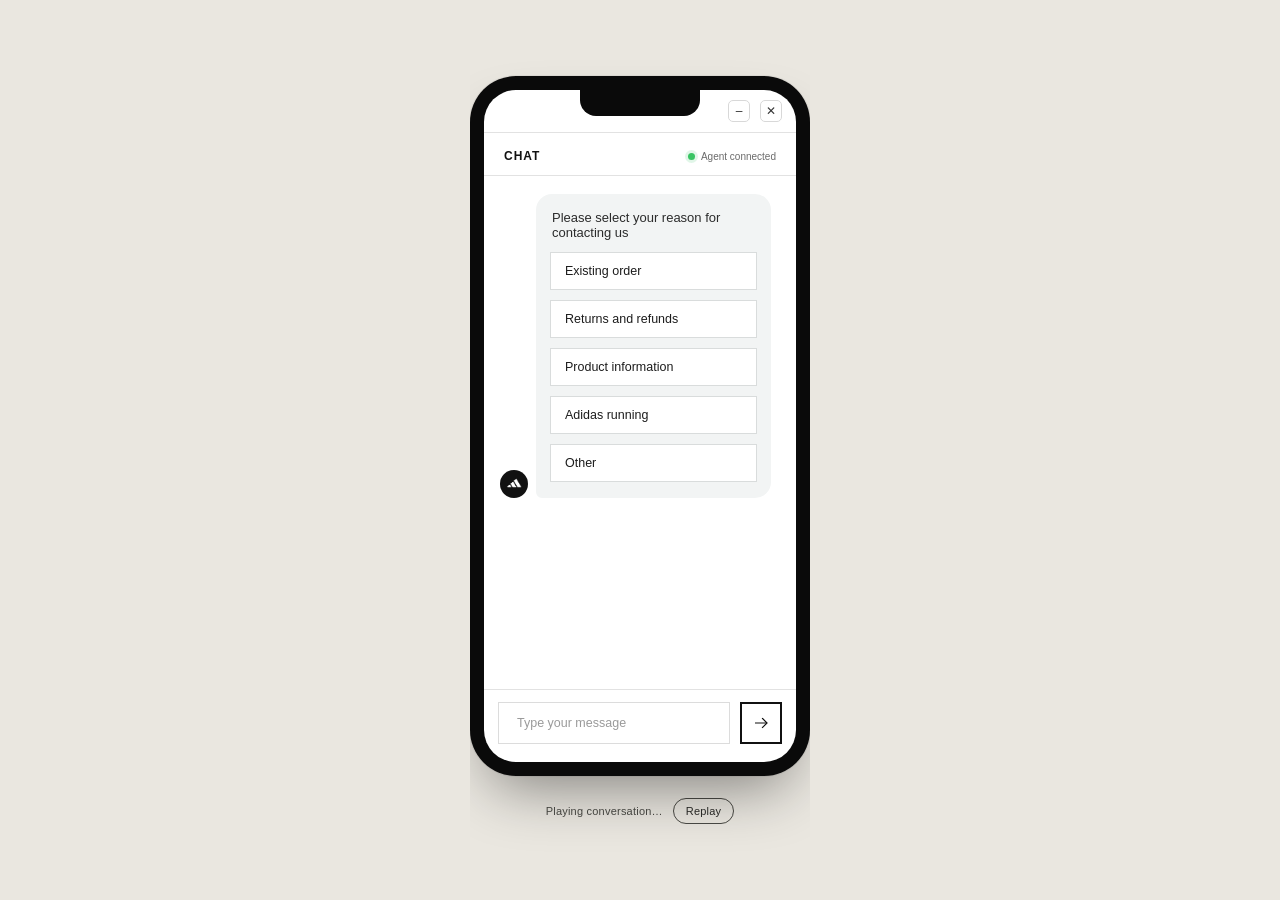
<file: prototypes/adirun-chat.html>
<!DOCTYPE html>
<html lang="es">
<head>
<meta charset="UTF-8">
<title>Chat — adidas Running</title>
<style>
  :root{
    --bg:#eae7e0;
    --phone:#0a0a0a;
    --screen:#ffffff;
    --ink:#111111;
    --ink-soft:#6b6b6b;
    --bubble-bot:#eef0f2;
    --bubble-user:#eef0f2;
    --bubble-user-ink:#111111;
    --line:#e2e2e2;
    --accent:#0071ae;
  }
  *{box-sizing:border-box;}
  html,body{
    margin:0;
    height:100%;
    background:var(--bg);
    font-family:'Helvetica Neue', Arial, sans-serif;
    display:flex;
    align-items:center;
    justify-content:center;
    overflow:hidden;
    --adidas-logo:url([data-uri]);
  }
  .stage{
    display:flex;
    flex-direction:column;
    align-items:center;
    gap:22px;
  }
  .phone{
    width:340px;
    height:700px;
    background:var(--phone);
    border-radius:46px;
    padding:14px;
    box-shadow:0 30px 60px -20px rgba(0,0,0,.45), 0 0 0 1px rgba(0,0,0,.05);
    position:relative;
  }
  .notch{
    position:absolute;
    top:14px; left:50%;
    transform:translateX(-50%);
    width:120px; height:26px;
    background:var(--phone);
    border-bottom-left-radius:16px;
    border-bottom-right-radius:16px;
    z-index:5;
  }
  .screen{
    background:var(--screen);
    width:100%; height:100%;
    border-radius:32px;
    overflow:hidden;
    display:flex;
    flex-direction:column;
    position:relative;
  }
  .windowbar{
    flex-shrink:0;
    padding:10px 14px;
    display:flex;
    align-items:center;
    justify-content:flex-end;
    gap:10px;
    border-bottom:1px solid var(--line);
  }
  .windowbar .ctrl{
    width:22px;height:22px;
    border:1px solid #d8d8d8;
    border-radius:5px;
    display:flex;align-items:center;justify-content:center;
    font-size:12px;
    color:#333;
    font-weight:400;
    line-height:1;
  }
  .topbar{
    padding:16px 20px 12px;
    border-bottom:1px solid var(--line);
    display:flex;
    align-items:center;
    justify-content:space-between;
    flex-shrink:0;
  }
  .topbar .title{
    font-size:12px;
    letter-spacing:.08em;
    color:var(--ink);
    font-weight:700;
  }
  .topbar .dot{
    width:7px;height:7px;border-radius:50%;
    background:#39c463;
    box-shadow:0 0 0 3px rgba(57,196,99,.15);
  }
  .topbar .status{
    display:flex;align-items:center;gap:6px;
    font-size:10px;color:var(--ink-soft);
  }
  .thread{
    flex:1;
    overflow-y:hidden;
    padding:18px 16px 10px;
    display:flex;
    flex-direction:column;
    gap:12px;
  }
  .row{
    display:flex;
    align-items:flex-end;
    gap:8px;
    opacity:0;
    transform:translateY(10px);
  }
  .row.show{
    animation:rise .38s cubic-bezier(.2,.8,.2,1) forwards;
  }
  @keyframes rise{
    to{opacity:1; transform:translateY(0);}
  }
  .row.bot{justify-content:flex-start;}
  .row.user{justify-content:flex-end;}
  .avatar{
    width:28px;height:28px;border-radius:50%;
    flex-shrink:0;
    display:flex;align-items:center;justify-content:center;
  }
  .avatar.bot{background:#111;}
  .avatar.bot .logo{
    width:16px;height:14.5px;
    background:#fff;
    -webkit-mask-image:var(--adidas-logo);
    -webkit-mask-size:contain;
    -webkit-mask-repeat:no-repeat;
    -webkit-mask-position:center;
    mask-image:var(--adidas-logo);
    mask-size:contain;
    mask-repeat:no-repeat;
    mask-position:center;
  }
  .avatar.user{background:var(--accent);}
  .avatar.user svg{width:14px;height:14px;}
  .bubble{
    max-width:74%;
    padding:11px 14px;
    font-size:12.5px;
    line-height:1.45;
    border-radius:18px;
  }
  .bot .bubble{
    background:var(--bubble-bot);
    color:var(--ink);
    border-bottom-left-radius:6px;
  }
  .user .bubble{
    background:var(--bubble-user);
    color:var(--bubble-user-ink);
    border-bottom-right-radius:6px;
  }
  .chips{
    background:var(--bubble-bot);
    border-bottom-left-radius:6px;
    border-radius:18px;
    padding:12px;
    display:flex; flex-direction:column; gap:8px;
    max-width:78%;
  }
  .row.chips-row{ align-items:flex-end; }
  .chip{
    border:1.5px solid var(--ink);
    padding:9px 14px;
    font-size:11.5px;
    font-weight:700;
    letter-spacing:.01em;
    text-transform:uppercase;
    border-radius:0;
    background:#fff;
    align-self:flex-start;
  }
  .options-card{
    background:#f2f4f4;
    border-radius:16px;
    border-bottom-left-radius:6px;
    padding:16px 14px;
    max-width:84%;
    display:flex;
    flex-direction:column;
    gap:10px;
  }
  .options-heading{
    font-size:13px;
    color:#2b2b2b;
    margin:0 2px 2px;
  }
  .option-row{
    background:#fff;
    border:1px solid #d9dcdc;
    border-radius:0;
    padding:11px 14px;
    font-size:12.5px;
    color:#1c1c1c;
    transition:background .25s ease, color .25s ease, border-color .25s ease;
  }
  .option-row.selected{
    background:#111;
    border-color:#111;
    color:#fff;
  }
  .link{
    text-decoration:underline;
    text-underline-offset:2px;
  }
  .typing{
    display:flex; align-items:center; gap:8px;
    opacity:0;
  }
  .typing.show{ animation:rise .3s ease forwards; }
  .typing .bubble{
    background:var(--bubble-bot);
    display:flex; align-items:center; gap:4px;
    padding:12px 14px;
  }
  .typing span{
    width:5px;height:5px;border-radius:50%;
    background:#9a9a9a;
    animation:blink 1.1s infinite ease-in-out;
  }
  .typing span:nth-child(2){animation-delay:.15s;}
  .typing span:nth-child(3){animation-delay:.3s;}
  @keyframes blink{
    0%,80%,100%{opacity:.25; transform:translateY(0);}
    40%{opacity:1; transform:translateY(-2px);}
  }
  .inputbar{
    flex-shrink:0;
    padding:12px 14px 18px;
    border-top:1px solid var(--line);
    display:flex; align-items:center; gap:10px;
  }
  .inputbar .field{
    flex:1;
    height:42px;
    background:#ffffff;
    border:1px solid #dcdcdc;
    border-radius:0;
    display:flex;
    align-items:center;
    padding:0 18px;
    font-size:12.5px;
    color:#9a9a9a;
  }
  .field-placeholder{ color:#9a9a9a; }
  .field-text{ color:#111; }
  .field-cursor{
    display:inline-block;
    width:1px; height:14px;
    background:#111;
    margin-left:1px;
    vertical-align:middle;
    opacity:0;
  }
  .field-cursor.on{
    animation:cursorBlink 1s steps(1) infinite;
  }
  @keyframes cursorBlink{
    0%,50%{opacity:1;}
    51%,100%{opacity:0;}
  }
  .send.pressed{
    background:#111;
  }
  .send.pressed svg line, .send.pressed svg polyline{
    stroke:#fff;
  }
  .inputbar .send{
    width:42px;height:42px;border-radius:0;
    border:2px solid #111;
    background:#fff;
    display:flex;align-items:center;justify-content:center;
    flex-shrink:0;
    font-size:15px;
    color:#111;
    transition:background .15s ease;
  }
  .caption{
    color:#4a4a45;
    font-size:11px;
    letter-spacing:.02em;
    display:flex;
    align-items:center;
    gap:10px;
  }
  .replay{
    border:1px solid #4a4a45;
    background:transparent;
    color:#2b2b28;
    font-size:11px;
    letter-spacing:.02em;
    padding:6px 12px;
    border-radius:20px;
    cursor:pointer;
    font-family:inherit;
  }
  .replay:hover{ background:#2b2b28; color:#fff; }
  @media (prefers-reduced-motion: reduce){
    .row, .typing{ animation: none !important; opacity:1 !important; transform:none !important; }
  }
</style>
</head>
<body>
  <div class="stage">
    <div class="phone">
      <div class="notch"></div>
      <div class="screen">
        <div class="windowbar">
          <div class="ctrl">–</div>
          <div class="ctrl">✕</div>
        </div>
        <div class="topbar">
          <div class="title">CHAT</div>
          <div class="status"><span class="dot"></span>Agent connected</div>
        </div>
        <div class="thread" id="thread"></div>
        <div class="inputbar">
          <div class="field" id="msgField"><span id="fieldText" class="field-placeholder">Type your message</span><span id="fieldCursor" class="field-cursor"></span></div>
          <div class="send" id="sendBtn"><svg width="18" height="18" viewBox="0 0 24 24" fill="none"><line x1="4" y1="12" x2="20" y2="12" stroke="#111" stroke-width="1.6"/><polyline points="14,6 20,12 14,18" fill="none" stroke="#111" stroke-width="1.6" stroke-linecap="square" stroke-linejoin="miter"/></svg></div>
        </div>
      </div>
    </div>
    <div class="caption">
      <span id="statusText">Playing conversation…</span>
      <button class="replay" id="replayBtn">Replay</button>
    </div>
  </div>

<script>
const thread = document.getElementById('thread');
const statusText = document.getElementById('statusText');
const replayBtn = document.getElementById('replayBtn');
const loopEnabled = true;
let isPlaying = false;

const script = [
  { who:'bot', options:{ heading:'Please select your reason for contacting us', items:['Existing order','Returns and refunds','Product information','Adidas running','Other'], selectIndex:3 } },
  { who:'user', text:'Adidas running', fromSelection:true },
  { who:'bot', text:'Please describe your issue so we can connect you with the right agent' },
  { who:'user', text:'Help with running app' },
  { who:'bot', text:'Thank you! I\'m connecting you with the next available agent. Please don\'t close this window' },
  { who:'user', text:'adidas Running' },
  { who:'bot', text:'For questions about the adidas Running app, please check the <span class="link">adidas Running FAQs</span>' },
];

function botAvatar(){
  const d = document.createElement('div');
  d.className = 'avatar bot';
  d.innerHTML = '<span class="logo"></span>';
  return d;
}
function userAvatar(){
  const d = document.createElement('div');
  d.className = 'avatar user';
  d.innerHTML = '<svg viewBox="0 0 24 24" fill="none"><circle cx="12" cy="9" r="3.4" stroke="white" stroke-width="1.6"/><path d="M5.5 19.5c1-3.6 3.6-5.6 6.5-5.6s5.5 2 6.5 5.6" stroke="white" stroke-width="1.6" stroke-linecap="round"/></svg>';
  return d;
}

function sleep(ms){ return new Promise(r => setTimeout(r, ms)); }

const fieldText = document.getElementById('fieldText');
const fieldCursor = document.getElementById('fieldCursor');
const sendBtn = document.getElementById('sendBtn');
const PLACEHOLDER = 'Type your message';

async function typeUserMessage(text){
  fieldText.className = 'field-text';
  fieldText.textContent = '';
  fieldCursor.classList.remove('on');
  fieldCursor.style.opacity = '1';

  for(let i = 0; i < text.length; i++){
    fieldText.textContent += text[i];
    await sleep(38 + Math.random()*45);
  }

  fieldCursor.classList.add('on');
  await sleep(450);

  // press send
  sendBtn.classList.add('pressed');
  await sleep(160);
  sendBtn.classList.remove('pressed');

  // clear field back to placeholder
  fieldCursor.classList.remove('on');
  fieldCursor.style.opacity = '0';
  fieldText.className = 'field-placeholder';
  fieldText.textContent = PLACEHOLDER;
}

async function typingIndicator(){
  const row = document.createElement('div');
  row.className = 'row bot typing';
  row.appendChild(botAvatar());
  const bubble = document.createElement('div');
  bubble.className = 'bubble';
  bubble.innerHTML = '<span></span><span></span><span></span>';
  row.appendChild(bubble);
  thread.appendChild(row);
  requestAnimationFrame(() => row.classList.add('show'));
  await sleep(900);
  row.remove();
}

async function addMessage(item){
  const row = document.createElement('div');
  row.className = 'row ' + item.who;

  if(item.who === 'bot' && item.options){
    row.classList.add('chips-row');
    row.appendChild(botAvatar());
    const card = document.createElement('div');
    card.className = 'options-card';
    const heading = document.createElement('div');
    heading.className = 'options-heading';
    heading.textContent = item.options.heading;
    card.appendChild(heading);
    const rows = [];
    item.options.items.forEach((label) => {
      const opt = document.createElement('div');
      opt.className = 'option-row';
      opt.textContent = label;
      card.appendChild(opt);
      rows.push(opt);
    });
    row.appendChild(card);
    thread.appendChild(row);
    requestAnimationFrame(() => row.classList.add('show'));
    thread.scrollTop = thread.scrollHeight;
    await sleep(120);

    if(typeof item.options.selectIndex === 'number'){
      await sleep(700);
      rows[item.options.selectIndex].classList.add('selected');
      thread.scrollTop = thread.scrollHeight;
    }
    return;
  }

  if(item.who === 'bot' && item.chips){
    row.classList.add('chips-row');
    row.appendChild(botAvatar());
    const wrap = document.createElement('div');
    wrap.className = 'chips';
    item.chips.forEach(c => {
      const chip = document.createElement('div');
      chip.className = 'chip';
      chip.textContent = c;
      wrap.appendChild(chip);
    });
    row.appendChild(wrap);
  } else {
    if(item.who === 'bot') row.appendChild(botAvatar());
    const bubble = document.createElement('div');
    bubble.className = 'bubble';
    bubble.innerHTML = item.text;
    row.appendChild(bubble);
    if(item.who === 'user') row.appendChild(userAvatar());
  }

  thread.appendChild(row);
  requestAnimationFrame(() => row.classList.add('show'));
  thread.scrollTop = thread.scrollHeight;
  await sleep(120);
}

async function playScript(){
  if(isPlaying) return;
  isPlaying = true;
  replayBtn.disabled = true;
  thread.innerHTML = '';
  fieldText.className = 'field-placeholder';
  fieldText.textContent = PLACEHOLDER;
  fieldCursor.style.opacity = '0';
  statusText.textContent = 'Playing conversation…';

  for(const item of script){
    if(item.who === 'bot'){
      await typingIndicator();
      await addMessage(item);
      await sleep(550);
    } else if(item.fromSelection){
      await sleep(350);
      await addMessage(item);
      await sleep(500);
    } else {
      await sleep(400);
      await typeUserMessage(item.text);
      await addMessage(item);
      await sleep(500);
    }
  }

  statusText.textContent = 'Conversation finished';
  replayBtn.disabled = false;
  isPlaying = false;

  if(loopEnabled){
    await sleep(1800);
    playScript();
  }
}

replayBtn.addEventListener('click', playScript);
playScript();
</script>
</body>
</html>
</file>
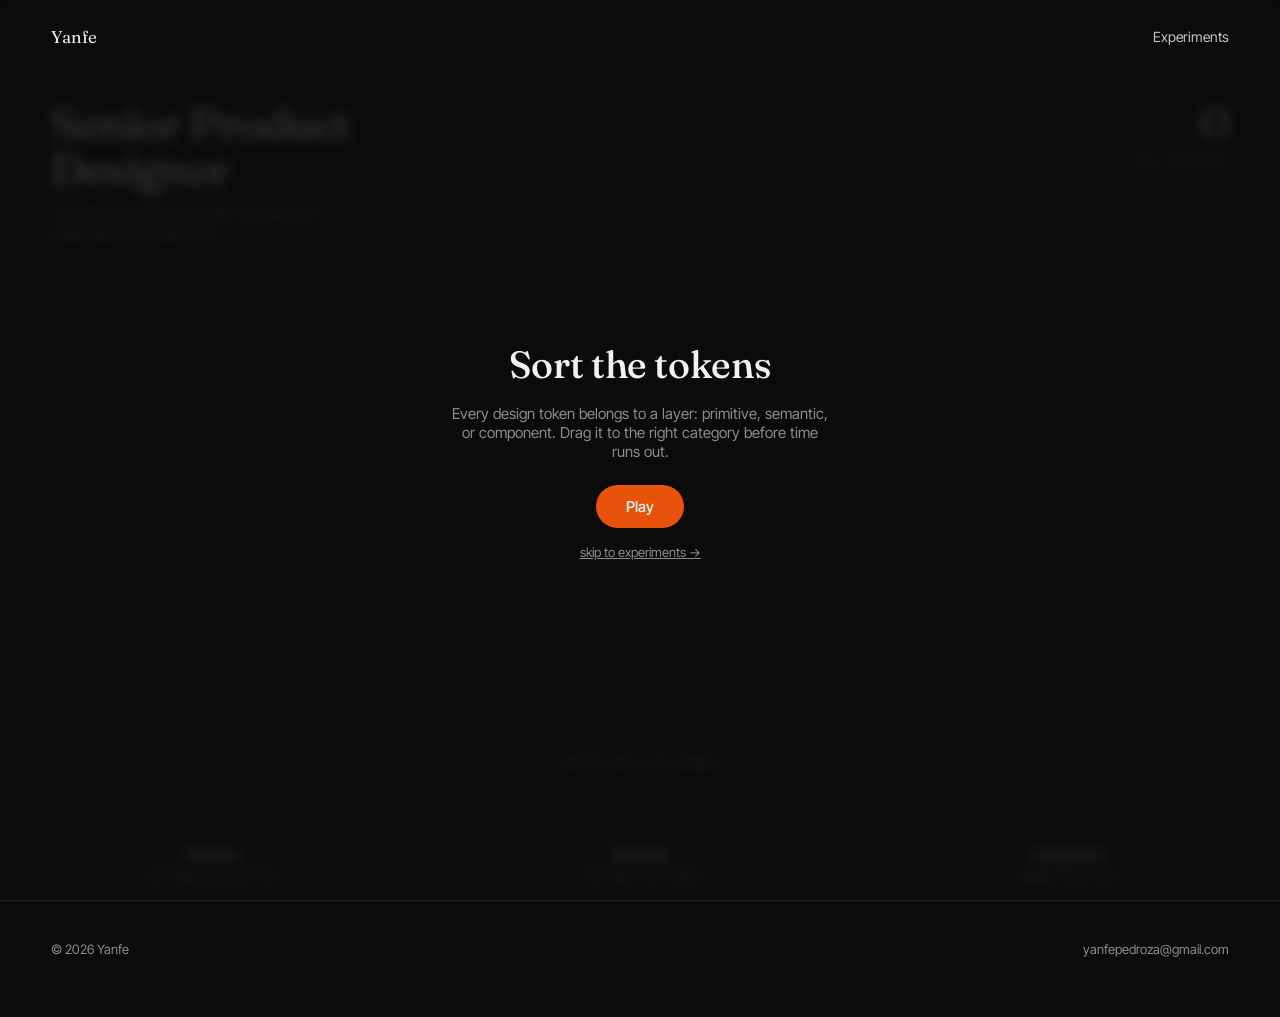
<file: prototypes/token-game.html>
<!DOCTYPE html>
<html lang="en">
<head>
<meta charset="UTF-8">
<meta name="viewport" content="width=device-width, initial-scale=1.0">
<title>Token Game — Yanfe</title>
<link rel="preconnect" href="https://fonts.googleapis.com">
<link rel="preconnect" href="https://fonts.gstatic.com" crossorigin>
<link href="https://fonts.googleapis.com/css2?family=Fraunces:opsz,wght@9..144,400;9..144,500;9..144,600&family=Inter+Tight:wght@400;500;600&display=swap" rel="stylesheet">
<style>
  :root{
    --bg:#0b0b0b;
    --bg-raised:#141414;
    --fg:#f4f2ee;
    --muted:#8f8c86;
    --accent:#e8520a;
    --good:#5fd18c;
    --bad:#ff6b57;
    --line:rgba(244,242,238,0.1);
  }
  *{box-sizing:border-box; margin:0; padding:0; -webkit-tap-highlight-color:transparent;}
  html{scroll-behavior:smooth;}
  body{
    background:var(--bg);
    color:var(--fg);
    font-family:'Inter Tight', system-ui, sans-serif;
  }
  h1,h2,h3{
    font-family:'Fraunces', serif;
    font-weight:500;
    letter-spacing:-0.01em;
  }
  a{ color:inherit; text-decoration:none; }

  nav{
    position:fixed; top:0; left:0; right:0; z-index:10;
    display:flex; justify-content:space-between; align-items:center;
    padding:26px clamp(20px, 4vw, 56px);
    mix-blend-mode:difference;
  }
  nav .name{ font-family:'Fraunces', serif; font-size:17px; }
  nav .links{ display:flex; gap:28px; font-size:14px; }
  nav .links a{ opacity:.85; }
  nav .links a:hover{ opacity:1; }

  #hero{
    position:relative;
    height:100vh;
    width:100%;
    overflow:hidden;
    background-image:
      linear-gradient(var(--line) 1px, transparent 1px),
      linear-gradient(90deg, var(--line) 1px, transparent 1px);
    background-size:40px 40px;
    background-position:center;
  }

  .hud{
    position:absolute; top:100px; right:clamp(20px, 4vw, 56px); z-index:2;
    text-align:right; font-variant-numeric:tabular-nums; pointer-events:none;
  }
  .hud .score{ font-family:'Fraunces', serif; font-size:clamp(30px,5vw,46px); line-height:1; }
  .hud .label{ color:var(--muted); font-size:13px; margin-top:6px; }
  .reset-btn{
    margin-top:14px;
    pointer-events:all;
    background:transparent;
    color:var(--muted);
    border:1px solid var(--line);
    padding:7px 16px;
    border-radius:999px;
    font-family:'Inter Tight', sans-serif;
    font-size:12px;
    cursor:pointer;
    transition:color .15s ease, border-color .15s ease;
  }
  .reset-btn:hover{ color:var(--fg); border-color:var(--muted); }
  .reset-btn.hidden{ display:none; }

  .intro{
    position:absolute; left:clamp(20px, 4vw, 56px); top:100px; z-index:2;
    max-width:380px; pointer-events:none;
  }
  .intro h1{ font-size:clamp(28px, 4vw, 44px); line-height:1.05; }
  .intro p{ color:var(--muted); margin-top:12px; font-size:15px; max-width:320px; }

  #chip{
    position:absolute;
    z-index:5;
    display:flex; align-items:center; gap:8px;
    padding:10px 16px;
    border-radius:999px;
    background:var(--bg-raised);
    border:1px solid var(--line);
    font-size:14px;
    font-variant-numeric:tabular-nums;
    cursor:grab;
    user-select:none;
    touch-action:none;
    box-shadow:0 10px 30px rgba(0,0,0,0.4);
    transition:box-shadow .15s ease;
  }
  #chip.dragging{ cursor:grabbing; box-shadow:0 16px 40px rgba(0,0,0,0.55); }
  #chip .swatch{ width:14px; height:14px; border-radius:4px; flex:none; }
  #chip.hidden{ display:none; }

  #buckets{
    position:absolute;
    left:0; right:0; bottom:0; z-index:2;
    display:grid;
    grid-template-columns:repeat(3, 1fr);
    gap:1px;
    background:var(--line);
    border-top:1px solid var(--line);
  }
  .bucket{
    background:rgba(11,11,11,0.7);
    backdrop-filter:blur(4px);
    padding:22px 12px 18px;
    text-align:center;
    transition:background .15s ease, border-color .15s ease;
    border-top:2px solid transparent;
  }
  .bucket .name{ font-size:14px; font-weight:500; }
  .bucket .desc{ color:var(--muted); font-size:12px; margin-top:4px; display:none; }
  @media (min-width:720px){ .bucket .desc{ display:block; } }
  .bucket.over{ background:rgba(232,82,10,0.12); border-top-color:var(--accent); }
  .bucket.correct{ border-top-color:var(--good); background:rgba(95,209,140,0.1); }
  .bucket.wrong{ border-top-color:var(--bad); background:rgba(255,107,87,0.1); }

  #feedback{
    position:absolute;
    z-index:5;
    display:flex; align-items:center; gap:8px;
    padding:10px 16px;
    border-radius:10px;
    font-size:15px;
    font-weight:500;
    pointer-events:none;
    opacity:0;
    transition:opacity .15s ease;
    background:var(--bg-raised);
    max-width:min(70vw, 280px);
    white-space:nowrap;
  }
  #feedback.show{ opacity:1; }
  #feedback.good{ color:#8fe6b3; border:1px solid rgba(95,209,140,0.5); box-shadow:0 8px 24px rgba(0,0,0,0.5); }
  #feedback.bad{ color:#ffa596; border:1px solid rgba(255,107,87,0.5); box-shadow:0 8px 24px rgba(0,0,0,0.5); }
  #feedback .icon{ font-size:16px; line-height:1; flex:none; }

  @media (prefers-reduced-motion: reduce){
    #feedback{ transition:opacity .01s linear; }
    #scrollCue .arrow{ animation:none; }
    #chip{ transition:none; }
    html{ scroll-behavior:auto; }
  }

  #hint{
    position:absolute; left:50%; transform:translateX(-50%); bottom:130px;
    color:var(--muted); font-size:13px; z-index:2; transition:opacity .5s ease;
  }
  #scrollCue{
    position:absolute; left:50%; transform:translateX(-50%); bottom:130px;
    color:var(--muted); font-size:13px; z-index:2;
    display:flex; flex-direction:column; align-items:center; gap:6px;
    opacity:0; pointer-events:none; transition:opacity .4s ease;
  }
  #scrollCue .arrow{ font-size:16px; animation:nudge 1.6s ease-in-out infinite; }
  @keyframes nudge{ 0%,100%{ transform:translateX(0);} 50%{ transform:translateX(4px);} }

  #overlay{
    position:absolute; inset:0; z-index:6;
    display:flex; flex-direction:column; align-items:center; justify-content:center; gap:16px;
    background:rgba(11,11,11,0.82);
    backdrop-filter:blur(6px);
  }
  #overlay.hidden{ display:none; }
  #overlay h2{ font-size:clamp(26px,4vw,38px); text-align:center; }
  #overlay p{ color:var(--muted); font-size:15px; max-width:380px; text-align:center; }
  #overlay button{
    margin-top:8px; background:var(--accent); color:#fff; border:none;
    padding:12px 30px; border-radius:999px; font-family:'Inter Tight', sans-serif;
    font-size:15px; font-weight:500; cursor:pointer;
  }
  #overlay button:hover{ opacity:.9; }
  #overlay .skip{ color:var(--muted); font-size:13px; text-decoration:underline; cursor:pointer; }

  footer{
    padding:40px clamp(20px, 4vw, 56px) 60px;
    display:flex; justify-content:space-between; color:var(--muted); font-size:13px;
    border-top:1px solid var(--line);
  }
  footer a:hover{ color:var(--fg); }
</style>
</head>
<body>

<nav>
  <a class="name" href="../index.html">Yanfe</a>
  <div class="links">
    <a href="../experiments.html">Experiments</a>
  </div>
</nav>

<section id="hero">
  <div class="intro">
    <h1>Senior Product Designer</h1>
    <p>This site is constantly under construction — especially in the age of AI.</p>
  </div>

  <div class="hud">
    <div class="score" id="score">0</div>
    <div class="label" id="timer">30s · sort tokens</div>
    <button id="resetBtn" class="reset-btn hidden">Reset</button>
  </div>

  <div id="chip" class="hidden">
    <span class="swatch"></span>
    <span class="label"></span>
  </div>

  <div id="feedback" role="status" aria-live="polite" aria-atomic="true"></div>

  <div id="hint">drag the token to its category</div>
  <a href="../experiments.html" id="scrollCue"><span>back to experiments</span><span class="arrow">→</span></a>

  <div id="buckets">
    <div class="bucket" data-category="primitivo">
      <div class="name">Primitive</div>
      <div class="desc">raw values: gray.500, 4px</div>
    </div>
    <div class="bucket" data-category="semantico">
      <div class="name">Semantic</div>
      <div class="desc">with intent: text.muted</div>
    </div>
    <div class="bucket" data-category="componente">
      <div class="name">Component</div>
      <div class="desc">applied: button.bg</div>
    </div>
  </div>

  <div id="overlay">
    <h2 id="overlayTitle">Sort the tokens</h2>
    <p>Every design token belongs to a layer: primitive, semantic, or component. Drag it to the right category before time runs out.</p>
    <button id="startBtn">Play</button>
    <a class="skip" href="../experiments.html">skip to experiments →</a>
  </div>
</section>

<footer>
  <span>© 2026 Yanfe</span>
  <span><a href="mailto:yanfepedroza@gmail.com">yanfepedroza@gmail.com</a></span>
</footer>

<script>
const hero = document.getElementById('hero');
const chip = document.getElementById('chip');
const chipLabel = chip.querySelector('.label');
const chipSwatch = chip.querySelector('.swatch');
const buckets = Array.from(document.querySelectorAll('.bucket'));
const scoreEl = document.getElementById('score');
const timerEl = document.getElementById('timer');
const overlay = document.getElementById('overlay');
const overlayTitle = document.getElementById('overlayTitle');
const startBtn = document.getElementById('startBtn');
const hint = document.getElementById('hint');
const scrollCue = document.getElementById('scrollCue');
const feedback = document.getElementById('feedback');
const resetBtn = document.getElementById('resetBtn');

const CATEGORY_NAMES = {
  primitivo: 'Primitive',
  semantico: 'Semantic',
  componente: 'Component'
};

let feedbackTimeout = null;
function showFeedback(text, good, targetBucket){
  clearTimeout(feedbackTimeout);
  feedback.innerHTML = '';

  const icon = document.createElement('span');
  icon.className = 'icon';
  icon.setAttribute('aria-hidden', 'true');
  icon.textContent = good ? '✓' : '✗';

  const label = document.createElement('span');
  label.textContent = text;

  feedback.appendChild(icon);
  feedback.appendChild(label);
  feedback.className = good ? 'good' : 'bad';

  const heroRect = hero.getBoundingClientRect();
  const bRect = targetBucket.getBoundingClientRect();
  const centerX = bRect.left + bRect.width / 2 - heroRect.left;
  const bucketTop = bRect.top - heroRect.top;

  feedback.style.left = centerX + 'px';
  feedback.style.transform = 'translateX(-50%)';
  feedback.style.top = (bucketTop - feedback.offsetHeight - 14) + 'px';

  requestAnimationFrame(() => feedback.classList.add('show'));
  feedbackTimeout = setTimeout(() => feedback.classList.remove('show'), 1400);
}

const TOKENS = [
  { label: 'gray.500', color: '#8f8c86', category: 'primitivo' },
  { label: 'blue.300', color: '#7fb2ff', category: 'primitivo' },
  { label: 'spacing.4', color: '#f4f2ee', category: 'primitivo' },
  { label: 'radius.2', color: '#f4f2ee', category: 'primitivo' },
  { label: 'font.size.14', color: '#f4f2ee', category: 'primitivo' },
  { label: 'action.disabled', color: '#8f8c86', category: 'semantico' },
  { label: 'surface.primary', color: '#e8520a', category: 'semantico' },
  { label: 'text.muted', color: '#8f8c86', category: 'semantico' },
  { label: 'border.subtle', color: '#f4f2ee', category: 'semantico' },
  { label: 'feedback.error', color: '#ff6b57', category: 'semantico' },
  { label: 'button.bg', color: '#e8520a', category: 'componente' },
  { label: 'card.padding', color: '#f4f2ee', category: 'componente' },
  { label: 'input.border', color: '#8f8c86', category: 'componente' },
  { label: 'badge.radius', color: '#e8520a', category: 'componente' },
  { label: 'modal.shadow', color: '#f4f2ee', category: 'componente' },
];

let running = false;
let score = 0;
let timeLeft = 30;
let timerHandle = null;
let current = null;
let dragging = false;
let offsetX = 0, offsetY = 0;
let lastToken = null;

function reset(){
  score = 0;
  timeLeft = 30;
  scoreEl.textContent = '0';
  timerEl.textContent = '30s · sort tokens';
  buckets.forEach(b => b.classList.remove('over', 'correct'));
}

function pickToken(){
  let t;
  do { t = TOKENS[Math.floor(Math.random() * TOKENS.length)]; }
  while (lastToken && t.label === lastToken.label && TOKENS.length > 1);
  lastToken = t;
  return t;
}

function placeChipStart(){
  const heroRect = hero.getBoundingClientRect();
  const cw = chip.offsetWidth || 140;
  const x = heroRect.width / 2 - cw / 2 + (Math.random() * 120 - 60);
  const y = 220 + Math.random() * 60;
  chip.style.left = x + 'px';
  chip.style.top = y + 'px';
}

function spawnChip(){
  current = pickToken();
  chipLabel.textContent = current.label;
  chipSwatch.style.background = current.color;
  chip.classList.remove('hidden');
  placeChipStart();
}

function startGame(){
  reset();
  overlay.classList.add('hidden');
  scrollCue.style.opacity = '0';
  scrollCue.style.pointerEvents = 'none';
  resetBtn.classList.remove('hidden');
  running = true;
  spawnChip();
  clearInterval(timerHandle);
  timerHandle = setInterval(() => {
    timeLeft -= 1;
    if (timeLeft <= 0){
      timeLeft = 0;
      timerEl.textContent = '0s · sort tokens';
      endGame();
      return;
    }
    timerEl.textContent = timeLeft + 's · sort tokens';
  }, 1000);
}

function endGame(){
  running = false;
  clearInterval(timerHandle);
  chip.classList.add('hidden');
  resetBtn.classList.add('hidden');
  overlayTitle.textContent = "Time's up";
  document.querySelector('#overlay p').textContent =
    `You sorted ${score} tokens correctly. Play again, or head back to experiments whenever you're ready.`;
  startBtn.textContent = 'Play again';
  overlay.classList.remove('hidden');
  scrollCue.style.opacity = '1';
  scrollCue.style.pointerEvents = 'all';
}

function bucketUnderPoint(x, y){
  return buckets.find(b => {
    const r = b.getBoundingClientRect();
    return x >= r.left && x <= r.right && y >= r.top && y <= r.bottom;
  });
}

chip.addEventListener('pointerdown', e => {
  if (!running) return;
  dragging = true;
  chip.classList.add('dragging');
  chip.setPointerCapture(e.pointerId);
  const r = chip.getBoundingClientRect();
  offsetX = e.clientX - r.left;
  offsetY = e.clientY - r.top;
  hint.style.opacity = '0';
});

chip.addEventListener('pointermove', e => {
  if (!dragging) return;
  const heroRect = hero.getBoundingClientRect();
  const x = e.clientX - heroRect.left - offsetX;
  const y = e.clientY - heroRect.top - offsetY;
  chip.style.left = x + 'px';
  chip.style.top = y + 'px';

  const over = bucketUnderPoint(e.clientX, e.clientY);
  buckets.forEach(b => b.classList.toggle('over', b === over));
});

chip.addEventListener('pointerup', e => {
  if (!dragging) return;
  dragging = false;
  chip.classList.remove('dragging');
  buckets.forEach(b => b.classList.remove('over'));

  const target = bucketUnderPoint(e.clientX, e.clientY);
  if (target){
    const correct = target.dataset.category === current.category;
    if (correct){
      score += 1;
      scoreEl.textContent = score;
      target.classList.add('correct');
      setTimeout(() => target.classList.remove('correct'), 300);
      showFeedback('Nice! ' + current.label, true, target);
    } else {
      target.classList.add('wrong');
      setTimeout(() => target.classList.remove('wrong'), 300);
      showFeedback(current.label + ' was ' + CATEGORY_NAMES[current.category], false, target);
    }
    if (running) spawnChip();
  }
});

startBtn.addEventListener('click', startGame);
resetBtn.addEventListener('click', startGame);
</script>
</body>
</html>
</file>
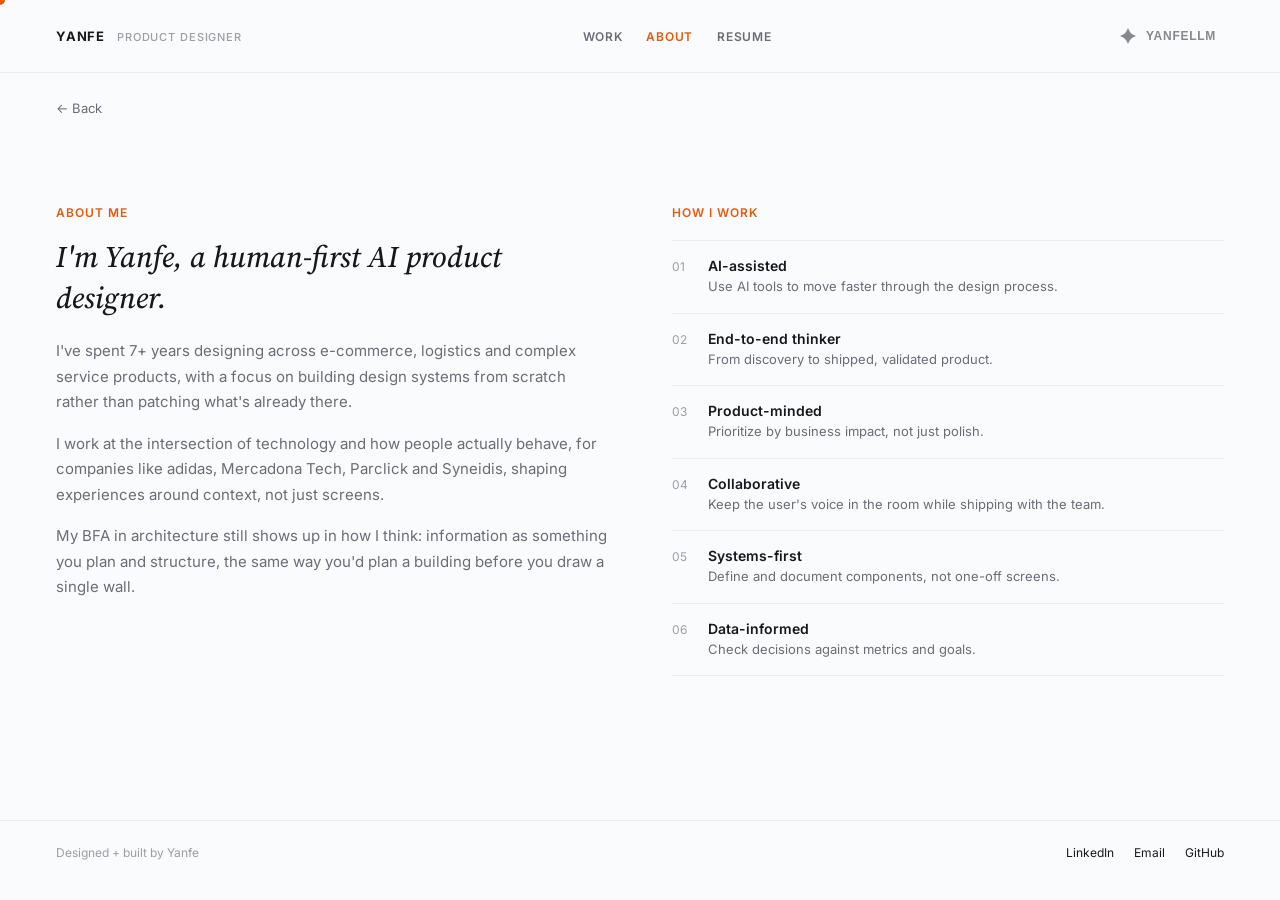
<file: yanfe-multipage/about.html>
<!doctype html>
<html lang="en">
<head>
<meta charset="utf-8">
<meta name="viewport" content="width=device-width, initial-scale=1">
<title>About — Yanfe</title>
<meta name="color-scheme" content="light">
<meta name="theme-color" content="#FAFBFD">
<link rel="icon" href="favicon.svg" type="image/svg+xml">
<link rel="preconnect" href="https://fonts.googleapis.com">
<link rel="preconnect" href="https://fonts.gstatic.com" crossorigin>
<link href="https://fonts.googleapis.com/css2?family=Source+Serif+4:ital,opsz,wght@0,8..60,500;1,8..60,500&family=Inter:wght@400;500;600;700&display=swap" rel="stylesheet">
<link rel="stylesheet" href="styles.css">
</head>
<body>
<div class="cursor-dot" id="cursorDot"></div>
<button class="chat-fab" aria-label="Ask YanfeLLM" data-chat-toggle>
  <svg width="20" height="20" viewBox="0 0 24 24" fill="#fff"><path d="M12 0 L14.5 9.5 L24 12 L14.5 14.5 L12 24 L9.5 14.5 L0 12 L9.5 9.5 Z"/></svg>
</button>

<!-- YANFELLM CHAT PANEL -->
<div class="chat-panel" id="chatPanel">
  <div class="chat-header">
    <div class="chat-header-left">
      <span class="chat-title">YANFELLM</span>
      <span class="chat-info">i</span>
      <div class="chat-tooltip">YanfeLLM is an AI chatbot. May contain mistakes. Responses aren't stored anywhere.</div>
    </div>
    <button class="chat-close" id="chatClose" aria-label="Close">✕</button>
  </div>
  <div class="chat-body" id="chatBody">
    <p class="chat-prompt-title">What would you like to know?</p>
    <button class="chat-suggestion" data-q="What's your favorite project and why?">↳ What's your favorite project and why?</button>
    <button class="chat-suggestion" data-q="How do you approach product design?">↳ How do you approach product design?</button>
    <button class="chat-suggestion" data-q="What's your background before adidas?">↳ What's your background before adidas?</button>
  </div>
  <div class="chat-footer">
    <input class="chat-input" id="chatInput" type="text" placeholder="Ask about Yanfe...">
    <button class="chat-send" id="chatSend" aria-label="Send">↑</button>
  </div>
</div>

<div class="page" id="page-about">

  <div class="nav">
    <div class="nav-brand">
      <a href="index.html" class="nav-name">YANFE</a>
      <span class="nav-role">PRODUCT DESIGNER</span>
    </div>
    <div class="nav-links">
      <a href="index.html#work">WORK</a>
      <a href="about.html" class="active">ABOUT</a>
      <a href="#">RESUME</a>
    </div>
    <button class="chat-toggle" aria-label="Ask YanfeLLM" data-chat-toggle><svg class="chat-toggle-icon" width="16" height="16" viewBox="0 0 30 30" fill="none" xmlns="http://www.w3.org/2000/svg"><path d="M14.5231 29.2759C12.6685 22.5706 7.42938 17.3315 0.724097 15.4769C0.240255 15.3431 0.240255 14.657 0.724097 14.5231C7.42938 12.6685 12.6685 7.42939 14.5231 0.724099C14.6569 0.240257 15.343 0.240257 15.4769 0.724099C17.3315 7.42939 22.5706 12.6685 29.2759 14.5231C29.7597 14.657 29.7597 15.343 29.2759 15.4769C22.5706 17.3315 17.3315 22.5706 15.4769 29.2759C15.343 29.7597 14.657 29.7597 14.5231 29.2759Z" fill="currentColor"/></svg><span class="chat-toggle-label">YANFELLM</span></button>
  </div>

  <div style="padding: 24px 56px 0 56px;">
    <a href="index.html#work" style="font-size: 13px; color: var(--muted);">← Back</a>
  </div>

  <div class="about-grid">
    <div class="about-bio">
      <div class="p-eyebrow">ABOUT ME</div>
      <h2 class="about-heading">I'm Yanfe, a human-first AI product designer.</h2>
      <p>I've spent 7+ years designing across e-commerce, logistics and complex service products, with a focus on building design systems from scratch rather than patching what's already there.</p>
      <p>I work at the intersection of technology and how people actually behave, for companies like adidas, Mercadona Tech, Parclick and Syneidis, shaping experiences around context, not just screens.</p>
      <p>My BFA in architecture still shows up in how I think: information as something you plan and structure, the same way you'd plan a building before you draw a single wall.</p>
    </div>
    <div class="about-work">
      <div class="p-eyebrow">HOW I WORK</div>
      <div class="work-item"><span class="work-num">01</span><div><div class="work-title">AI-assisted</div><div class="work-desc">Use AI tools to move faster through the design process.</div></div></div>
      <div class="work-item"><span class="work-num">02</span><div><div class="work-title">End-to-end thinker</div><div class="work-desc">From discovery to shipped, validated product.</div></div></div>
      <div class="work-item"><span class="work-num">03</span><div><div class="work-title">Product-minded</div><div class="work-desc">Prioritize by business impact, not just polish.</div></div></div>
      <div class="work-item"><span class="work-num">04</span><div><div class="work-title">Collaborative</div><div class="work-desc">Keep the user's voice in the room while shipping with the team.</div></div></div>
      <div class="work-item"><span class="work-num">05</span><div><div class="work-title">Systems-first</div><div class="work-desc">Define and document components, not one-off screens.</div></div></div>
      <div class="work-item"><span class="work-num">06</span><div><div class="work-title">Data-informed</div><div class="work-desc">Check decisions against metrics and goals.</div></div></div>
    </div>
  </div>

  <div class="footer">
    <div class="footer-note">Designed + built by Yanfe</div>
    <div class="footer-links"><a href="#">LinkedIn</a><a href="#">Email</a><a href="#">GitHub</a></div>
  </div>
</div>

<script src="script.js"></script>
</body>
</html>
</file>
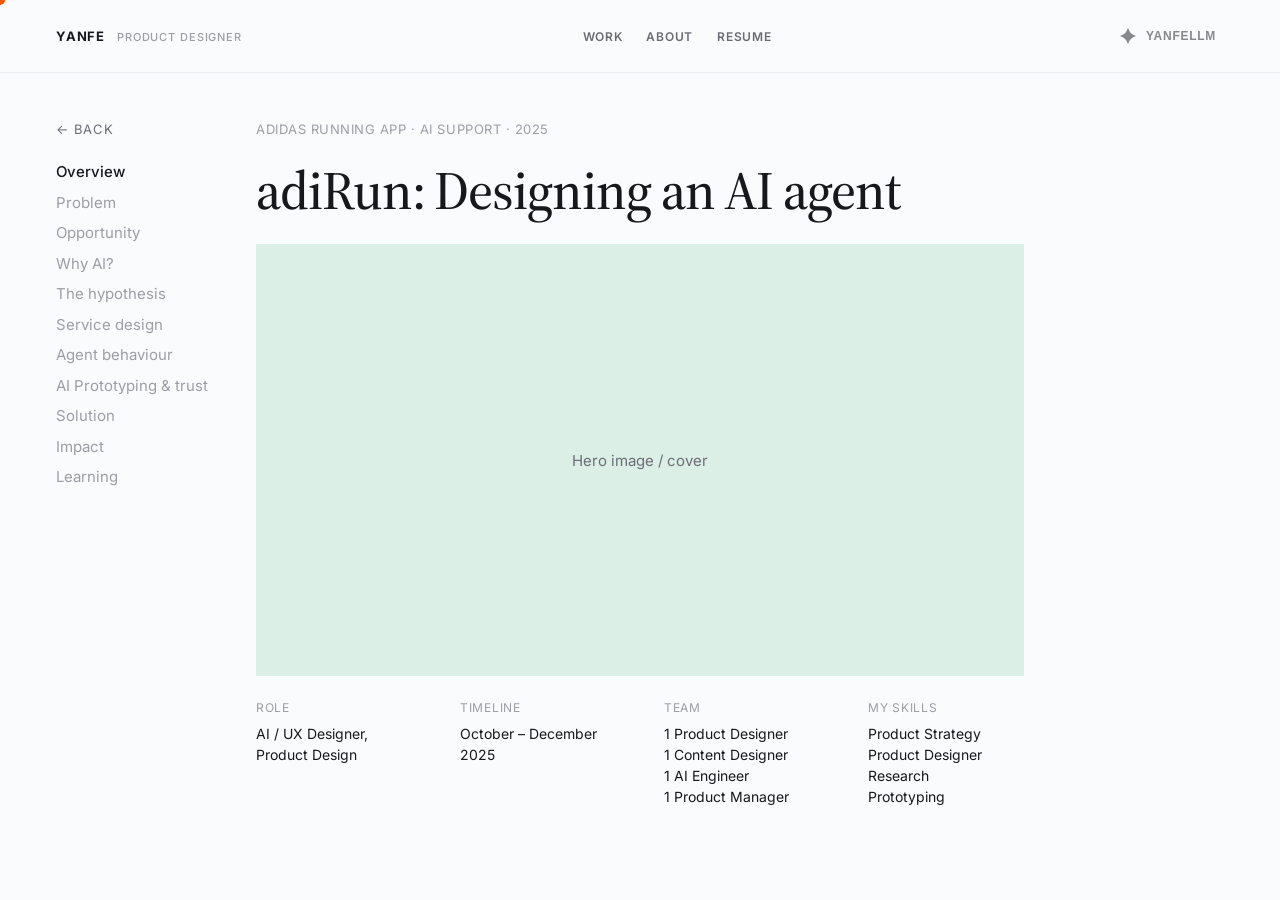
<file: yanfe-multipage/adirun.html>
<!doctype html>
<html lang="en">
<head>
<meta charset="utf-8">
<meta name="viewport" content="width=device-width, initial-scale=1">
<title>adiRun: Designing an AI agent — Yanfe</title>
<meta name="color-scheme" content="light">
<meta name="theme-color" content="#FAFBFD">
<link rel="icon" href="favicon.svg" type="image/svg+xml">
<link rel="preconnect" href="https://fonts.googleapis.com">
<link rel="preconnect" href="https://fonts.gstatic.com" crossorigin>
<link href="https://fonts.googleapis.com/css2?family=Source+Serif+4:ital,opsz,wght@0,8..60,500;1,8..60,500&family=Inter:wght@400;500;600;700&display=swap" rel="stylesheet">
<link rel="stylesheet" href="styles.css">
</head>
<body>
<div class="cursor-dot" id="cursorDot"></div>
<button class="chat-fab" aria-label="Ask YanfeLLM" data-chat-toggle>
  <svg width="20" height="20" viewBox="0 0 24 24" fill="#fff"><path d="M12 0 L14.5 9.5 L24 12 L14.5 14.5 L12 24 L9.5 14.5 L0 12 L9.5 9.5 Z"/></svg>
</button>

<!-- YANFELLM CHAT PANEL -->
<div class="chat-panel" id="chatPanel">
  <div class="chat-header">
    <div class="chat-header-left">
      <span class="chat-title">YANFELLM</span>
      <span class="chat-info">i</span>
      <div class="chat-tooltip">YanfeLLM is an AI chatbot. May contain mistakes. Responses aren't stored anywhere.</div>
    </div>
    <button class="chat-close" id="chatClose" aria-label="Close">✕</button>
  </div>
  <div class="chat-body" id="chatBody">
    <p class="chat-prompt-title">What would you like to know?</p>
    <button class="chat-suggestion" data-q="What's your favorite project and why?">↳ What's your favorite project and why?</button>
    <button class="chat-suggestion" data-q="How do you approach product design?">↳ How do you approach product design?</button>
    <button class="chat-suggestion" data-q="What's your background before adidas?">↳ What's your background before adidas?</button>
  </div>
  <div class="chat-footer">
    <input class="chat-input" id="chatInput" type="text" placeholder="Ask about Yanfe...">
    <button class="chat-send" id="chatSend" aria-label="Send">↑</button>
  </div>
</div>

<div class="page" id="page-ai-agent">

  <div class="nav">
    <div class="nav-brand">
      <a href="index.html" class="nav-name">YANFE</a>
      <span class="nav-role">PRODUCT DESIGNER</span>
    </div>
    <div class="nav-links">
      <a href="index.html#work">WORK</a>
      <a href="about.html">ABOUT</a>
      <a href="#">RESUME</a>
    </div>
    <button class="chat-toggle" aria-label="Ask YanfeLLM" data-chat-toggle><svg class="chat-toggle-icon" width="16" height="16" viewBox="0 0 30 30" fill="none" xmlns="http://www.w3.org/2000/svg"><path d="M14.5231 29.2759C12.6685 22.5706 7.42938 17.3315 0.724097 15.4769C0.240255 15.3431 0.240255 14.657 0.724097 14.5231C7.42938 12.6685 12.6685 7.42939 14.5231 0.724099C14.6569 0.240257 15.343 0.240257 15.4769 0.724099C17.3315 7.42939 22.5706 12.6685 29.2759 14.5231C29.7597 14.657 29.7597 15.343 29.2759 15.4769C22.5706 17.3315 17.3315 22.5706 15.4769 29.2759C15.343 29.7597 14.657 29.7597 14.5231 29.2759Z" fill="currentColor"/></svg><span class="chat-toggle-label">YANFELLM</span></button>
  </div>

  <div class="project-body">
    <div class="sidebar">
      <a href="index.html#work" class="back">← Back</a>
      <a href="#overview" class="section-link active">Overview</a>
      <a href="#problem" class="section-link">Problem</a>
      <a href="#opportunity" class="section-link">Opportunity</a>
      <a href="#why-ai" class="section-link">Why AI?</a>
      <a href="#hypothesis" class="section-link">The hypothesis</a>
      <a href="#service-design" class="section-link">Service design</a>
      <a href="#agent-behaviour" class="section-link">Agent behaviour</a>
      <a href="#prototyping" class="section-link">AI Prototyping &amp; trust</a>
      <a href="#solution" class="section-link">Solution</a>
      <a href="#impact" class="section-link">Impact</a>
      <a href="#learning" class="section-link">Learning</a>
    </div>

    <div class="project-content">
      <header class="project-intro">
        <div class="project-eyebrow">Adidas Running App · AI Support · 2025</div>
        <h1 class="project-title">adiRun: Designing an AI agent</h1>
        <div class="hero-image hero-adirun">Hero image / cover</div>
        <div class="meta-row">
          <div><div class="label">Role</div><div class="value">AI / UX Designer, Product Design</div></div>
          <div><div class="label">Timeline</div><div class="value"> October – December 2025</div></div>
          <div><div class="label">Team</div><div class="value">1 Product Designer<br>1 Content Designer<br>1 AI Engineer<br>1 Product Manager</div></div>
          <div><div class="label">My Skills</div><div class="value">Product Strategy<br>Product Designer<br>Research<br>Prototyping</div></div>
        </div>
      </header>

      <section id="overview" class="p-section">
        <div class="p-eyebrow">Overview</div>
        <h2>adiRun turned support from a queue into a conversation.</h2>
        <p>After Runtastic was discontinued, adidas Running support cases surged, with no self-service containment and resolution times of 2 to 5 days.</p>
        <p>I designed and helped validate adiRun, an AI support agent created to help customers resolve common issues through conversational self-service.</p>
        <p>My role was to identify where AI could have the greatest impact, understand how those problems were resolved by Customer Service, translate those processes into agent behaviour, and prototype and validate the conversational experience.</p>
      </section>

      <section id="problem" class="p-section">
        <div class="p-eyebrow">Problem</div>
        <h2>23,500 cases exposed a support model that wasn’t scaling.</h2>
        <p>In four months, adidas Running received roughly 23,500 support cases, representing around €118,000 in support costs. Many issues were technical and contextual, and customers often waited 2 to 5 days for a resolution by email.</p>
        <p>The challenge was not simply handling more tickets. It was helping customers solve more problems without entering the support queue in the first place.</p>
        <p>It was to explore whether conversational AI could help customers resolve a meaningful share of these issues directly.</p>
        <figure class="prototype-embed">
          <iframe
            src="prototypes/adirun-chat.html"
            title="Existing adidas Running support chat"
            loading="lazy"
          ></iframe>
        </figure>
      </section>

      <section id="opportunity" class="p-section">
        <div class="p-eyebrow">Opportunity</div>
        <h2>I used support data to find where AI could create the most value.</h2>
        <p>Before designing the agent, I analyzed support data from Salesforce and Power BI to understand where self-service could create the most value.</p>
        <p>I looked beyond case volume and combined four signals:</p>
        <div class="signal-row">
          <div class="signal">Volume</div>
          <div class="signal">First-contact resolution</div>
          <div class="signal">NPS</div>
          <div class="signal">Average handling time</div>
        </div>
        <p>This surfaced cases that combined high customer pain with high operational impact, including activity-related issues, missing points and subscription problems.</p>
        <p>This helped identify high-pain, high-impact scenarios where self-service had the strongest potential, rather than trying to automate Customer Service broadly.</p>
        <figure class="p-figure">
          <img src="images/adirun-cx-metrics.jpg?v=2" alt="Customer experience metrics dashboard: total cases, first-contact resolution, NPS, and non-voice average handling time by support category">
        </figure>
      </section>

      <section id="why-ai" class="p-section">
        <div class="p-eyebrow">Why AI?</div>
        <h2>Customers described the same underlying issue in very different ways.</h2>
        <p>Many support cases ended in similar resolution paths, but customers described the same underlying issue in very different ways.</p>
        <p>Traditional scripted flows struggled with that variability. Conversational AI created an opportunity to interpret natural language while still following defined support procedures and boundaries.</p>
      </section>

      <section id="hypothesis" class="p-section">
        <div class="p-eyebrow">The hypothesis</div>
        <h2>Could an AI agent resolve a meaningful share of support cases end-to-end while maintaining reliable answers and safe escalation?</h2>
        <p>We explored the experience around four capabilities:</p>
        <div class="cap-list">
          <div class="cap-item">
            <div class="cap-title">Understand</div>
            <div class="cap-desc">Can it understand what the customer is actually trying to solve?</div>
          </div>
          <div class="cap-item">
            <div class="cap-title">Context</div>
            <div class="cap-desc">Can it identify the information required to diagnose the problem?</div>
          </div>
          <div class="cap-item">
            <div class="cap-title">Resolve</div>
            <div class="cap-desc">Can it follow the appropriate resolution path?</div>
          </div>
          <div class="cap-item">
            <div class="cap-title">Escalate</div>
            <div class="cap-desc">Can it recognize when it should stop and hand the conversation to a person?</div>
          </div>
        </div>
        <p>The challenge was therefore not simply designing a chatbot interface. It was defining how the system should behave across understanding, uncertainty and resolution.</p>
      </section>

      <section id="service-design" class="p-section">
        <div class="p-eyebrow">Service design</div>
        <h2>Before designing the AI, I mapped how humans actually solved the problem.</h2>
        <p>With Copilot I analyzed how Customer Service agents diagnosed and resolved the priority cases: what information they needed, what decisions determined the next step and when escalation was required.</p>
        <p>Those support flows became the behavioural requirements for adiRun.</p>
        <div class="process-row">
          <div class="process-step">Customer problem</div>
          <div class="process-arrow" aria-hidden="true">→</div>
          <div class="process-step">Required information</div>
          <div class="process-arrow" aria-hidden="true">→</div>
          <div class="process-step">Decision</div>
          <div class="process-arrow" aria-hidden="true">→</div>
          <div class="process-step">Resolution</div>
          <div class="process-arrow" aria-hidden="true">→</div>
          <div class="process-step">Handoff</div>
        </div>
        <p>Engineering then translated these requirements into the underlying integrations and agent tools.</p>
        <figure class="p-figure">
          <img src="images/adirun-service-design.jpg" alt="Priority support subcategories mapped from current state to a proposed future state, with questions for stakeholders">
        </figure>
      </section>

      <section id="agent-behaviour" class="p-section">
        <div class="p-eyebrow">Agent behaviour</div>
        <h2>We translated support procedures into conversational behaviour.</h2>
        <p>Together with a Content Designer, I translated those support flows into conversational behaviour.</p>
        <p>We defined how adiRun should:</p>
        <ul class="p-list">
          <li>Diagnose a problem before jumping to a solution</li>
          <li>Request missing information</li>
          <li>Communicate what it was doing</li>
          <li>Avoid presenting assumptions as facts</li>
          <li>Explain next steps clearly</li>
          <li>Hand off when it could not safely continue</li>
        </ul>
        <p>The objective was not to make the AI sound human. It was to make its behaviour clear, predictable and useful.</p>
        <figure class="p-figure">
          <img src="images/adirun-meet-agent.jpg" alt="Meet adiRun: a specialized running-app expert persona with voice rules for expertise, warmth, pace, and never-do traits">
        </figure>
      </section>

      <section id="prototyping" class="p-section">
        <div class="p-eyebrow">AI Prototyping &amp; trust</div>
        <h2>The failures were more useful than the perfect conversations.</h2>
        <p>We tested realistic support scenarios and iterated the agent instructions based on how the model behaved.</p>
        <p>Early prototypes could jump to conclusions, make assumptions when information was missing or continue when a case should have been escalated.</p>
        <p>Those failures helped define the guardrails for adiRun: responses needed to be grounded in available information, the agent should operate only within defined scenarios, and uncertain or unresolved cases should be handed to a person.</p>
        <p>Handoff wasn’t a failure state. It was a safety mechanism.</p>
      </section>

      <section id="solution" class="p-section">
        <div class="p-eyebrow">Solution</div>
        <h2>[What you shipped, in one line]</h2>
        <p>[How the AI agent works — what it can answer, how it hands off to a human, where it lives in the app.]</p>
        <figure class="prototype-embed">
          <iframe
            src="prototypes/adirun-chat-v2.html"
            title="adiRun support conversation"
            loading="lazy"
          ></iframe>
        </figure>
      </section>

      <section id="impact" class="p-section">
        <div class="p-eyebrow">Impact</div>
        <h2>The pilot moved support from a 2–5 day queue toward conversational resolution.</h2>
        <p>Before adiRun, unresolved issues typically entered an email support queue:</p>
        <div class="process-row">
          <div class="process-step">Customer asks for help</div>
          <div class="process-arrow" aria-hidden="true">→</div>
          <div class="process-step">Self-service fails</div>
          <div class="process-arrow" aria-hidden="true">→</div>
          <div class="process-step">Support case</div>
          <div class="process-arrow" aria-hidden="true">→</div>
          <div class="process-step">Human investigation</div>
          <div class="process-arrow" aria-hidden="true">→</div>
          <div class="process-step">Email resolution</div>
        </div>
        <p>Typical resolution time: 2–5 days</p>
        <p>With adiRun, suitable issues could be handled within the same interaction:</p>
        <div class="process-row">
          <div class="process-step">Customer describes the problem</div>
          <div class="process-arrow" aria-hidden="true">→</div>
          <div class="process-step">adiRun diagnoses</div>
          <div class="process-arrow" aria-hidden="true">→</div>
          <div class="process-step">Gathers context</div>
          <div class="process-arrow" aria-hidden="true">→</div>
          <div class="process-step">Follows the resolution path</div>
          <div class="process-arrow" aria-hidden="true">→</div>
          <div class="process-step">Confirms the outcome</div>
        </div>
        <p>If the agent could not continue safely, Customer Service remained available. The goal was not to remove humans from support, but to involve them where human judgment added value.</p>
        <p>The US pilot tested the experience with real support cases:</p>
        <div class="stat-row">
          <div class="stat">
            <div class="stat-num">1,426</div>
            <div class="stat-label">Support cases</div>
          </div>
          <div class="stat">
            <div class="stat-num">68.9%</div>
            <div class="stat-label">First-contact resolution</div>
          </div>
          <div class="stat">
            <div class="stat-num">30</div>
            <div class="stat-label">NPS</div>
          </div>
        </div>
        <p>The pilot showed that a meaningful share of support interactions could be handled conversationally rather than immediately entering the existing email process.</p>
        <p>The broader business target was 75–85% containment for suitable scenarios, with the ambition of reducing resolution time from days to minutes.</p>
      </section>

      <section id="learning" class="p-section">
        <div class="p-eyebrow">Learning</div>
        <h2>Designing AI meant designing when the system should stop.</h2>
        <p>The hardest part was not generating an answer. It was deciding when the agent had enough information to continue and when it needed to hand off.</p>
        <p>Working on adiRun shifted my focus from designing what an assistant says to designing what it understands, what information it still needs, what boundaries it operates within and how it behaves under uncertainty.</p>
        <p>Designing AI meant designing behaviour, boundaries and handoff, not just conversation.</p>
      </section>
    </div>
  </div>

  <div class="footer">
    <div class="footer-note">Designed + built by Yanfe</div>
    <div class="footer-links"><a href="#">LinkedIn</a><a href="#">Email</a><a href="#">GitHub</a></div>
  </div>
</div>

<script src="script.js?v=6"></script>
</body>
</html>
</file>
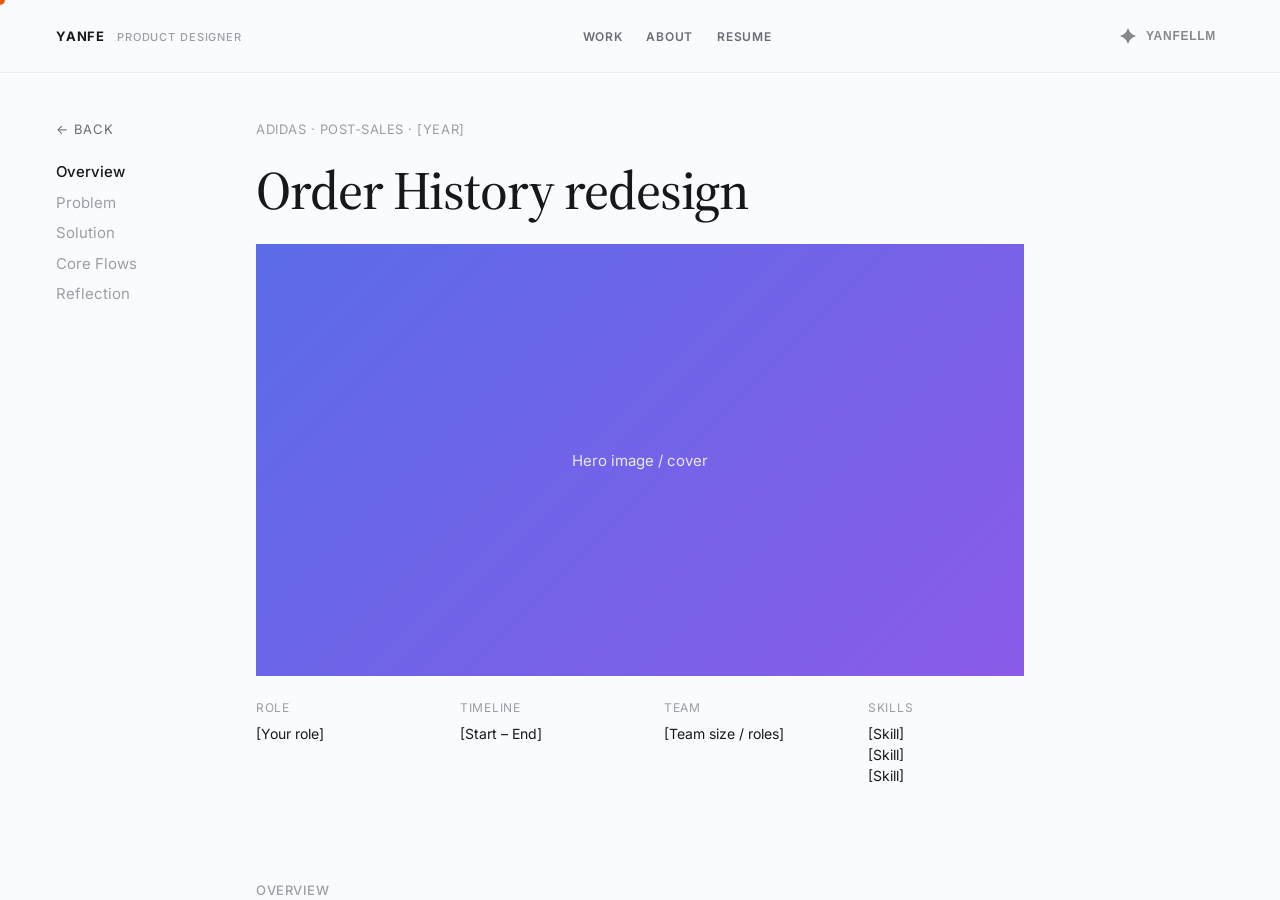
<file: yanfe-multipage/order-history.html>
<!doctype html>
<html lang="en">
<head>
<meta charset="utf-8">
<meta name="viewport" content="width=device-width, initial-scale=1">
<title>Order History redesign — Yanfe</title>
<meta name="color-scheme" content="light">
<meta name="theme-color" content="#FAFBFD">
<link rel="icon" href="favicon.svg" type="image/svg+xml">
<link rel="preconnect" href="https://fonts.googleapis.com">
<link rel="preconnect" href="https://fonts.gstatic.com" crossorigin>
<link href="https://fonts.googleapis.com/css2?family=Source+Serif+4:ital,opsz,wght@0,8..60,500;1,8..60,500&family=Inter:wght@400;500;600;700&display=swap" rel="stylesheet">
<link rel="stylesheet" href="styles.css">
</head>
<body>
<div class="cursor-dot" id="cursorDot"></div>
<button class="chat-fab" aria-label="Ask YanfeLLM" data-chat-toggle>
  <svg width="20" height="20" viewBox="0 0 24 24" fill="#fff"><path d="M12 0 L14.5 9.5 L24 12 L14.5 14.5 L12 24 L9.5 14.5 L0 12 L9.5 9.5 Z"/></svg>
</button>

<!-- YANFELLM CHAT PANEL -->
<div class="chat-panel" id="chatPanel">
  <div class="chat-header">
    <div class="chat-header-left">
      <span class="chat-title">YANFELLM</span>
      <span class="chat-info">i</span>
      <div class="chat-tooltip">YanfeLLM is an AI chatbot. May contain mistakes. Responses aren't stored anywhere.</div>
    </div>
    <button class="chat-close" id="chatClose" aria-label="Close">✕</button>
  </div>
  <div class="chat-body" id="chatBody">
    <p class="chat-prompt-title">What would you like to know?</p>
    <button class="chat-suggestion" data-q="What's your favorite project and why?">↳ What's your favorite project and why?</button>
    <button class="chat-suggestion" data-q="How do you approach product design?">↳ How do you approach product design?</button>
    <button class="chat-suggestion" data-q="What's your background before adidas?">↳ What's your background before adidas?</button>
  </div>
  <div class="chat-footer">
    <input class="chat-input" id="chatInput" type="text" placeholder="Ask about Yanfe...">
    <button class="chat-send" id="chatSend" aria-label="Send">↑</button>
  </div>
</div>

<div class="page" id="page-project">

  <div class="nav">
    <div class="nav-brand">
      <a href="index.html" class="nav-name">YANFE</a>
      <span class="nav-role">PRODUCT DESIGNER</span>
    </div>
    <div class="nav-links">
      <a href="index.html#work">WORK</a>
      <a href="about.html">ABOUT</a>
      <a href="#">RESUME</a>
    </div>
    <button class="chat-toggle" aria-label="Ask YanfeLLM" data-chat-toggle><svg class="chat-toggle-icon" width="16" height="16" viewBox="0 0 30 30" fill="none" xmlns="http://www.w3.org/2000/svg"><path d="M14.5231 29.2759C12.6685 22.5706 7.42938 17.3315 0.724097 15.4769C0.240255 15.3431 0.240255 14.657 0.724097 14.5231C7.42938 12.6685 12.6685 7.42939 14.5231 0.724099C14.6569 0.240257 15.343 0.240257 15.4769 0.724099C17.3315 7.42939 22.5706 12.6685 29.2759 14.5231C29.7597 14.657 29.7597 15.343 29.2759 15.4769C22.5706 17.3315 17.3315 22.5706 15.4769 29.2759C15.343 29.7597 14.657 29.7597 14.5231 29.2759Z" fill="currentColor"/></svg><span class="chat-toggle-label">YANFELLM</span></button>
  </div>

  <div class="project-body">
    <div class="sidebar">
      <a href="index.html#work" class="back">← Back</a>
      <a href="#overview" class="section-link active">Overview</a>
      <a href="#problem" class="section-link">Problem</a>
      <a href="#solution" class="section-link">Solution</a>
      <a href="#flows" class="section-link">Core Flows</a>
      <a href="#reflection" class="section-link">Reflection</a>
    </div>

    <div class="project-content">
      <header class="project-intro">
        <div class="project-eyebrow">Adidas · Post-sales · [Year]</div>
        <h1 class="project-title">Order History redesign</h1>
        <div class="hero-image hero-orders">Hero image / cover</div>
        <div class="meta-row">
          <div><div class="label">Role</div><div class="value">[Your role]</div></div>
          <div><div class="label">Timeline</div><div class="value">[Start – End]</div></div>
          <div><div class="label">Team</div><div class="value">[Team size / roles]</div></div>
          <div><div class="label">Skills</div><div class="value">[Skill]<br>[Skill]<br>[Skill]</div></div>
        </div>
      </header>

      <section id="overview" class="p-section">
        <div class="p-eyebrow">Overview</div>
        <h2>[One-line framing of the project]</h2>
        <p>[What this work was, who it was for, and what changed.]</p>
      </section>

      <section id="problem" class="p-section">
        <div class="p-eyebrow">Problem</div>
        <h2>[What was broken, in one line]</h2>
        <p>[What you observed — data, complaints, usability issues. Keep it specific.]</p>
        <div class="placeholder-block">[Screenshot / diagram]</div>
      </section>

      <section id="solution" class="p-section">
        <div class="p-eyebrow">Solution</div>
        <h2>[What you shipped, in one line]</h2>
        <p>[How the new flow works and why it solves the problem above.]</p>
        <div class="placeholder-block">[Screenshot / prototype]</div>
      </section>

      <section id="flows" class="p-section">
        <div class="p-eyebrow">Core Flows</div>
        <div class="flows-grid">
          <div class="flow-card">
            <div class="placeholder-block">[Flow 1]</div>
            <div class="flow-title">[Flow name]</div>
            <div class="flow-desc">[What this flow does and why it matters]</div>
          </div>
          <div class="flow-card">
            <div class="placeholder-block">[Flow 2]</div>
            <div class="flow-title">[Flow name]</div>
            <div class="flow-desc">[What this flow does and why it matters]</div>
          </div>
        </div>
      </section>

      <section id="reflection" class="p-section">
        <div class="p-eyebrow">Reflection</div>
        <h2>What I learned</h2>
        <div class="reflection-list">
          <div class="reflection-item"><div class="r-title">[Lesson 1, short]</div><div class="r-desc">[One or two sentences on it]</div></div>
          <div class="reflection-item"><div class="r-title">[Lesson 2, short]</div><div class="r-desc">[One or two sentences on it]</div></div>
        </div>
      </section>
    </div>
  </div>

  <div class="footer">
    <div class="footer-note">Designed + built by Yanfe</div>
    <div class="footer-links"><a href="#">LinkedIn</a><a href="#">Email</a><a href="#">GitHub</a></div>
  </div>
</div>

<script src="script.js?v=6"></script>
</body>
</html>
</file>
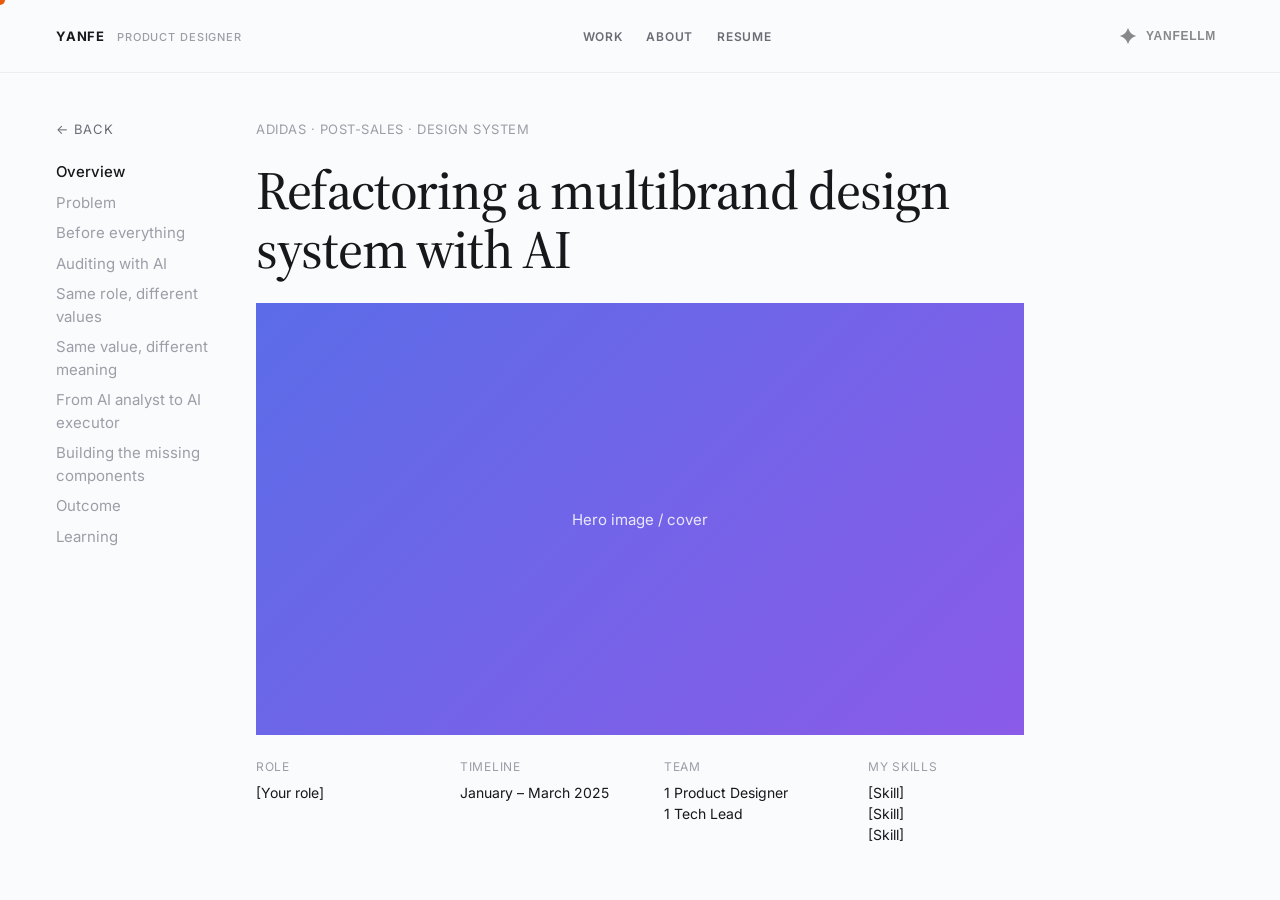
<file: yanfe-multipage/post-sales-ds.html>
<!doctype html>
<html lang="en">
<head>
<meta charset="utf-8">
<meta name="viewport" content="width=device-width, initial-scale=1">
<title>Refactoring a multibrand design system with AI — Yanfe</title>
<meta name="color-scheme" content="light">
<meta name="theme-color" content="#FAFBFD">
<link rel="icon" href="favicon.svg" type="image/svg+xml">
<link rel="preconnect" href="https://fonts.googleapis.com">
<link rel="preconnect" href="https://fonts.gstatic.com" crossorigin>
<link href="https://fonts.googleapis.com/css2?family=Source+Serif+4:ital,opsz,wght@0,8..60,500;1,8..60,500&family=Inter:wght@400;500;600;700&display=swap" rel="stylesheet">
<link rel="stylesheet" href="styles.css">
</head>
<body>
<div class="cursor-dot" id="cursorDot"></div>
<button class="chat-fab" aria-label="Ask YanfeLLM" data-chat-toggle>
  <svg width="20" height="20" viewBox="0 0 24 24" fill="#fff"><path d="M12 0 L14.5 9.5 L24 12 L14.5 14.5 L12 24 L9.5 14.5 L0 12 L9.5 9.5 Z"/></svg>
</button>

<!-- YANFELLM CHAT PANEL -->
<div class="chat-panel" id="chatPanel">
  <div class="chat-header">
    <div class="chat-header-left">
      <span class="chat-title">YANFELLM</span>
      <span class="chat-info">i</span>
      <div class="chat-tooltip">YanfeLLM is an AI chatbot. May contain mistakes. Responses aren't stored anywhere.</div>
    </div>
    <button class="chat-close" id="chatClose" aria-label="Close">✕</button>
  </div>
  <div class="chat-body" id="chatBody">
    <p class="chat-prompt-title">What would you like to know?</p>
    <button class="chat-suggestion" data-q="What's your favorite project and why?">↳ What's your favorite project and why?</button>
    <button class="chat-suggestion" data-q="How do you approach product design?">↳ How do you approach product design?</button>
    <button class="chat-suggestion" data-q="What's your background before adidas?">↳ What's your background before adidas?</button>
  </div>
  <div class="chat-footer">
    <input class="chat-input" id="chatInput" type="text" placeholder="Ask about Yanfe...">
    <button class="chat-send" id="chatSend" aria-label="Send">↑</button>
  </div>
</div>

<div class="page" id="page-ds">

  <div class="nav">
    <div class="nav-brand">
      <a href="index.html" class="nav-name">YANFE</a>
      <span class="nav-role">PRODUCT DESIGNER</span>
    </div>
    <div class="nav-links">
      <a href="index.html#work">WORK</a>
      <a href="about.html">ABOUT</a>
      <a href="#">RESUME</a>
    </div>
    <button class="chat-toggle" aria-label="Ask YanfeLLM" data-chat-toggle><svg class="chat-toggle-icon" width="16" height="16" viewBox="0 0 30 30" fill="none" xmlns="http://www.w3.org/2000/svg"><path d="M14.5231 29.2759C12.6685 22.5706 7.42938 17.3315 0.724097 15.4769C0.240255 15.3431 0.240255 14.657 0.724097 14.5231C7.42938 12.6685 12.6685 7.42939 14.5231 0.724099C14.6569 0.240257 15.343 0.240257 15.4769 0.724099C17.3315 7.42939 22.5706 12.6685 29.2759 14.5231C29.7597 14.657 29.7597 15.343 29.2759 15.4769C22.5706 17.3315 17.3315 22.5706 15.4769 29.2759C15.343 29.7597 14.657 29.7597 14.5231 29.2759Z" fill="currentColor"/></svg><span class="chat-toggle-label">YANFELLM</span></button>
  </div>

  <div class="project-body">
    <div class="sidebar">
      <a href="index.html#work" class="back">← Back</a>
      <a href="#overview" class="section-link active">Overview</a>
      <a href="#problem" class="section-link">Problem</a>
      <a href="#before" class="section-link">Before everything</a>
      <a href="#auditing" class="section-link">Auditing with AI</a>
      <a href="#same-role" class="section-link">Same role, different values</a>
      <a href="#same-value" class="section-link">Same value, different meaning</a>
      <a href="#executor" class="section-link">From AI analyst to AI executor</a>
      <a href="#building" class="section-link">Building the missing components</a>
      <a href="#outcome" class="section-link">Outcome</a>
      <a href="#learning" class="section-link">Learning</a>
    </div>

    <div class="project-content">
      <header class="project-intro">
        <div class="project-eyebrow">Adidas · Post-sales · Design system</div>
        <h1 class="project-title">Refactoring a multibrand design system with AI</h1>
        <div class="hero-image hero-ds">Hero image / cover</div>
        <div class="meta-row">
          <div><div class="label">Role</div><div class="value">[Your role]</div></div>
          <div><div class="label">Timeline</div><div class="value">January – March 2025</div></div>
          <div><div class="label">Team</div><div class="value">1 Product Designer<br>1 Tech Lead</div></div>
          <div><div class="label">My Skills</div><div class="value">[Skill]<br>[Skill]<br>[Skill]</div></div>
        </div>
      </header>

      <section id="overview" class="p-section">
        <div class="p-eyebrow">Overview</div>
        <h2>After adidas’ 2025 brand relaunch, two experiences that were supposed to feel connected didn’t.</h2>
        <p>adidas and Confirmed’s post-sales flows both run as webviews embedded inside their native apps. After adidas’ 2025 brand relaunch, two experiences that were supposed to feel connected didn’t, the webviews were running on components that no longer spoke the same language.</p>
        <p>I led the refactor of the design system, working to bring both products adidas and Confirmed, scoped to Post-sales, onto a shared token architecture without erasing what gave each brand its own identity.</p>
        <p>AI was part of the methodology from day one. I used it to audit a file I didn’t yet fully know, and to question my own assumptions about which tokens should exist.</p>
      </section>

      <section id="problem" class="p-section">
        <div class="p-eyebrow">Problem</div>
        <h2>A single webview had to run across two brand contexts, without a shared language to build from.</h2>
        <p>At the product level, shortly after a brand relaunch centered on creating a coherent experience, users moving through Post-sales on adidas and Confirmed encountered different behaviors across surfaces that were supposed to feel like part of the same ecosystem.</p>
        <p>At the organizational level, the Post-sales team had to maintain a single webview running across two completely different brand contexts, without a shared language or token system to build from.</p>
        <p>Underneath both problems were three different libraries required to build the Post-sales experience. Across these libraries, several generations of adidas tokens coexisted, while some components were defined almost entirely through hardcoded values. For example, adidas’ Global library had a reasonably developed token ecosystem, while Confirmed’s did not. Most of its components had no explicit tokens at all, so its design language had to be reconstructed from the components themselves before anything could be migrated.</p>
        <figure class="p-figure">
          <img src="images/odp-user-flow.png" alt="User flow: adidas and Confirmed native apps opening the same post-sales order-details webview, with callouts on loading, close, and the shared order management screen">
        </figure>
      </section>

      <section id="before" class="p-section">
        <div class="p-eyebrow">Before everything</div>
        <h2>The components required to build Post-sales were not centralized in a single library.</h2>
        <p>Core adidas components lived in the Global Library, Confirmed maintained its own separate library, and some more specific components, such as the size selector, lived in a dedicated Upper Funnel library.</p>
        <p>Post-sales also had its own Lower Funnel library for components specific to its flows. As part of the audit, we identified gaps where some of the components the project needed did not exist in any of these libraries and would have to be designed and built from scratch before being added to the Lower Funnel library.</p>
        <p>This distributed structure was one of the key constraints of the project: while global components were maintained in a central library, individual teams also owned dedicated libraries for components specific to their area. As a result, building a single Post-sales experience meant working across multiple libraries, understanding where each component belonged, and identifying which components could be reused, which needed to be adapted, and which had to be created from scratch.</p>
        <p>Before starting the audit, I first had to define which flows and screens were actually within the scope of the project. From there, I reviewed the three libraries and brought only the components relevant to those flows into a dedicated working file. This selection was a piece of work in itself, and it happened before AI entered the process. It gave me a single source to audit through MCP, rather than having to move back and forth between three separate libraries for every comparison.</p>
        <p>During the initial preparation and discussions, we also saw an opportunity to use the project as a pilot with the central Design System team. We deliberately kept the scope small, focusing on the Confirmed components that genuinely needed to support theming.</p>
        <p>The pilot was not intended to remain a proof of concept. It included a real implementation, which meant the proposed architecture had to work beyond Figma and be translated into something engineering could actually build from. That required preparing a concrete handoff for engineering as part of the pilot itself.</p>
        <figure class="p-figure">
          <video
            class="p-figure-video"
            src="images/library-structure.mp4"
            poster="images/library-structure.png"
            autoplay
            muted
            loop
            playsinline
            disablepictureinpicture
            onloadedmetadata="this.playbackRate = 0.7"
            data-playback-rate="0.7"
            aria-label="Library structure: Global library branching into Upper funnel, Lower funnel, and Product library"
          ></video>
        </figure>
      </section>

      <section id="auditing" class="p-section">
        <div class="p-eyebrow">Auditing with AI</div>
        <h2>I used AI to analyze the working file more like a dataset.</h2>
        <p>Manually auditing a system of this size would mean opening every variant and reviewing colors, typography, spacing, and variable bindings component by component. Instead, I used AI to analyze the working file more like a dataset. Rather than asking, “What does this button look like?”, I could ask questions such as:</p>
        <ul class="p-list">
          <li>Which components reference variables, and which bypass the token system entirely?</li>
          <li>Which values repeat across different states and across both brands?</li>
          <li>Which token collections are actually being used?</li>
          <li>Where are different naming conventions describing the same thing?</li>
          <li>Which existing adidas tokens could already represent values that Confirmed was hardcoding?</li>
        </ul>
        <p>Asking these kinds of questions helped establish a fundamental constraint for everything that followed: reuse what already existed before creating anything new. Defining a technically clean naming system is the easy part. Understanding and respecting the conventions an organization has already built around its system is what ultimately makes a refactor practical, adoptable, and able to integrate into the existing ecosystem.</p>
        <figure class="p-figure">
          <video
            class="p-figure-video"
            src="images/auditing-ai.mp4"
            autoplay
            muted
            loop
            playsinline
            disablepictureinpicture
            aria-label="Auditing the design system working file with AI"
          ></video>
        </figure>
      </section>

      <section id="same-role" class="p-section">
        <div class="p-eyebrow">Same role, different values</div>
        <h2>What semantic language can both brands share?</h2>
        <figure class="p-figure">
          <img src="images/scalable-solution.png" alt="A more scalable solution: to theme semantic tokens, we need to identify visual patterns and standardise them across brands">
        </figure>
        <p>Comparing equivalent component states across both brands became one of the most useful parts of the audit. adidas’ primary button is black, with a dark gray hover state and a light gray disabled state. Confirmed’s is blue, with a dark blue hover state and a dark neutral disabled state. Visually, they have little in common. Semantically, they are identical: primary action, hover, disabled.</p>
        <figure class="p-figure">
          <img src="images/types-of-themeing.png" alt="Types of themeing: the same layout themed at base level for adidas and Confirmed">
        </figure>
        <p>This distinction changed the way I approached the project. The question I kept coming back to was: “What semantic language can both brands share?”</p>
        <p><code>fill/color-fill-primary</code> could resolve to black for adidas and blue for Confirmed. Same token, same role, different value. The architecture needed to share meaning, not appearance.</p>
        <figure class="token-panel" aria-label="Semantic themed tokens: the same token names resolving to different values for adidas and Confirmed">
          <figcaption class="token-panel-title">Semantic (Themed)</figcaption>
          <div class="token-panel-scroll">
            <table class="token-table">
              <thead>
                <tr>
                  <th>Name</th>
                  <th>Adidas</th>
                  <th>Confirmed</th>
                </tr>
              </thead>
              <tbody>
                <tr>
                  <td>color-fill-primary</td>
                  <td><span class="token-chip"><i style="background:#000000"></i>color-000000-alpha100</span></td>
                  <td><span class="token-chip"><i style="background:#0a3cff"></i>color-0a3cff-alpha100</span></td>
                </tr>
                <tr>
                  <td>color-fill-primary-inverse</td>
                  <td><span class="token-chip"><i style="background:#ffffff"></i>color-ffffff-alpha100</span></td>
                  <td><span class="token-chip"><i style="background:#ffffff"></i>color-ffffff-alpha100</span></td>
                </tr>
                <tr>
                  <td>color-fill-secondary</td>
                  <td><span class="token-chip"><i style="background:#eceff1"></i>color-eceff1-alpha100</span></td>
                  <td><span class="token-chip"><i style="background:#ece8e3"></i>color-ece8e3-alpha100</span></td>
                </tr>
                <tr>
                  <td>color-fill-secondary-hover</td>
                  <td><span class="token-chip"><i style="background:#d9dbdd"></i>color-d9dbdd-alpha100</span></td>
                  <td><span class="token-chip"><i style="background:#e4ddd4"></i>color-e4ddd4-alpha100</span></td>
                </tr>
                <tr>
                  <td>color-fill-disabled</td>
                  <td><span class="token-chip"><i style="background:#d9dbdd"></i>color-d9dbdd-alpha100</span></td>
                  <td><span class="token-chip"><i style="background:#696764"></i>color-696764-alpha100</span></td>
                </tr>
                <tr>
                  <td>color-fill-page</td>
                  <td><span class="token-chip"><i style="background:#ffffff"></i>color-ffffff-alpha100</span></td>
                  <td><span class="token-chip"><i style="background:#ece8e3"></i>color-ece8e3-alpha100</span></td>
                </tr>
                <tr>
                  <td>color-fill-hover</td>
                  <td><span class="token-chip"><i style="background:#f5f5f5"></i>color-f5f5f5-alpha100</span></td>
                  <td><span class="token-chip"><i style="background:#e4ddd4"></i>color-e4ddd4-alpha100</span></td>
                </tr>
                <tr>
                  <td>color-fill-hover-inverse</td>
                  <td><span class="token-chip"><i style="background:#1e1e1e"></i>color-1e1e1e-alpha100</span></td>
                  <td><span class="token-chip"><i style="background:#072ab2"></i>color-072ab2-alpha100</span></td>
                </tr>
                <tr>
                  <td>color-fill-error</td>
                  <td><span class="token-chip"><i style="background:#e32b2b"></i>color-e32b2b-alpha100</span></td>
                  <td><span class="token-chip"><i style="background:#b83e3e"></i>color-b83e3e-alpha100</span></td>
                </tr>
                <tr>
                  <td>color-text-primary</td>
                  <td><span class="token-chip"><i style="background:#000000"></i>color-000000-alpha100</span></td>
                  <td><span class="token-chip"><i style="background:#333232"></i>color-333232-alpha100</span></td>
                </tr>
                <tr>
                  <td>color-text-primary-inverse</td>
                  <td><span class="token-chip"><i style="background:#ffffff"></i>color-ffffff-alpha100</span></td>
                  <td><span class="token-chip"><i style="background:#ffffff"></i>color-ffffff-alpha100</span></td>
                </tr>
                <tr>
                  <td>color-text-secondary</td>
                  <td><span class="token-chip"><i style="background:#767677"></i>color-767677-alpha100</span></td>
                  <td><span class="token-chip"><i style="background:#696764"></i>color-696764-alpha100</span></td>
                </tr>
                <tr>
                  <td>color-text-disabled</td>
                  <td><span class="token-chip"><i style="background:#d9dbdd"></i>color-d9dbdd-alpha100</span></td>
                  <td><span class="token-chip"><i style="background:#696764"></i>color-696764-alpha100</span></td>
                </tr>
                <tr>
                  <td>color-text-button-disabled</td>
                  <td><span class="token-chip"><i style="background:#000000;opacity:.3"></i>color-000000-alpha30 <em>30%</em></span></td>
                  <td><span class="token-chip"><i style="background:#696764"></i>color-696764-alpha100</span></td>
                </tr>
                <tr>
                  <td>color-text-button-disabled-inverse</td>
                  <td><span class="token-chip"><i style="background:#ffffff;opacity:.3"></i>color-ffffff-alpha30 <em>30%</em></span></td>
                  <td><span class="token-chip"><i style="background:#ffffff"></i>color-ffffff-alpha100</span></td>
                </tr>
                <tr>
                  <td>color-text-error</td>
                  <td><span class="token-chip"><i style="background:#e32b2b"></i>color-e32b2b-alpha100</span></td>
                  <td><span class="token-chip"><i style="background:#b83e3e"></i>color-b83e3e-alpha100</span></td>
                </tr>
                <tr>
                  <td>color-border-primary</td>
                  <td><span class="token-chip"><i style="background:#000000"></i>color-000000-alpha100</span></td>
                  <td><span class="token-chip"><i style="background:#333232"></i>color-333232-alpha100</span></td>
                </tr>
                <tr>
                  <td>color-border-primary-inverse</td>
                  <td><span class="token-chip"><i style="background:#ffffff"></i>color-ffffff-alpha100</span></td>
                  <td><span class="token-chip"><i style="background:#ffffff"></i>color-ffffff-alpha100</span></td>
                </tr>
                <tr>
                  <td>color-border-secondary</td>
                  <td><span class="token-chip"><i style="background:#d9dbdd"></i>color-d9dbdd-alpha100</span></td>
                  <td><span class="token-chip"><i style="background:#ccc9c4"></i>color-ccc9c4-alpha100</span></td>
                </tr>
                <tr>
                  <td>color-border-disabled</td>
                  <td><span class="token-chip"><i style="background:#d9dbdd"></i>color-d9dbdd-alpha100</span></td>
                  <td><span class="token-chip"><i style="background:#ccc9c4"></i>color-ccc9c4-alpha100</span></td>
                </tr>
                <tr>
                  <td>color-border-error</td>
                  <td><span class="token-chip"><i style="background:#e32b2b"></i>color-e32b2b-alpha100</span></td>
                  <td><span class="token-chip"><i style="background:#b83e3e"></i>color-b83e3e-alpha100</span></td>
                </tr>
                <tr>
                  <td>color-icon-primary</td>
                  <td><span class="token-chip"><i style="background:#000000"></i>color-000000-alpha100</span></td>
                  <td><span class="token-chip"><i style="background:#333232"></i>color-333232-alpha100</span></td>
                </tr>
                <tr>
                  <td>color-icon-primary-inverse</td>
                  <td><span class="token-chip"><i style="background:#ffffff"></i>color-ffffff-alpha100</span></td>
                  <td><span class="token-chip"><i style="background:#ffffff"></i>color-ffffff-alpha100</span></td>
                </tr>
                <tr>
                  <td>color-icon-secondary</td>
                  <td><span class="token-chip"><i style="background:#767677"></i>color-767677-alpha100</span></td>
                  <td><span class="token-chip"><i style="background:#696764"></i>color-696764-alpha100</span></td>
                </tr>
                <tr>
                  <td>color-icon-disabled</td>
                  <td><span class="token-chip"><i style="background:#d9dbdd"></i>color-d9dbdd-alpha100</span></td>
                  <td><span class="token-chip"><i style="background:#696764"></i>color-696764-alpha100</span></td>
                </tr>
                <tr>
                  <td>color-icon-error</td>
                  <td><span class="token-chip"><i style="background:#e32b2b"></i>color-e32b2b-alpha100</span></td>
                  <td><span class="token-chip"><i style="background:#b83e3e"></i>color-b83e3e-alpha100</span></td>
                </tr>
                <tr>
                  <td>color-surface-neutral</td>
                  <td><span class="token-chip"><i style="background:#ffffff"></i>color-ffffff-alpha100</span></td>
                  <td><span class="token-chip"><i style="background:#ece8e3"></i>color-ece8e3-alpha100</span></td>
                </tr>
              </tbody>
            </table>
          </div>
        </figure>
        <p>This principle led to a three-layer architecture:</p>
        <div class="process-row">
          <div class="process-step">Foundations</div>
          <div class="process-arrow" aria-hidden="true">→</div>
          <div class="process-step">Semantic tokens</div>
          <div class="process-arrow" aria-hidden="true">→</div>
          <div class="process-step">Components</div>
        </div>
        <p>Foundations hold shared, brand-neutral primitives such as <code>spacing-xs</code> and <code>sizing-xl</code>. Semantic tokens describe purpose — <code>fill/color-fill-primary</code>, <code>text/color-text-primary</code>, <code>border/color-border-primary</code> — and introduce brand differences through adidas and Confirmed modes. Components consume this semantic layer rather than referencing raw values directly.</p>
        <figure class="p-figure">
          <img src="images/action-pattern.png" alt="Action pattern: primary and secondary states for enabled, hover, and disabled, mapped to semantic tokens">
        </figure>
        <p>This separation between value, meaning, and implementation allowed both brands to share the same architecture without requiring them to look the same.</p>
      </section>

      <section id="same-value" class="p-section">
        <div class="p-eyebrow">Same value, different meaning</div>
        <h2>Two different semantic roles had been grouped under one token because they happened to land on the same color.</h2>
        <p>The audit also surfaced the inverse problem. An existing token, <code>color-fill</code>, resolved to black, but was being used for two unrelated roles: the fill on primary buttons, and the fill on surfaces like tabs on dark backgrounds.</p>
        <p>The primary button genuinely needed to change by brand — black for adidas, blue for Confirmed. The surface didn’t. That component only existed in adidas, so there was no Confirmed equivalent for it to resolve to.</p>
        <p>Because both roles shared the same token, they’d become coupled. Adding a Confirmed mode to adapt the button also introduced a Confirmed value for a surface that didn’t even exist in that brand; not adding it meant the button couldn’t adapt across brands at all.</p>
        <p>The problem wasn’t that they shared the same value. It was that two different semantic roles had been grouped under one token simply because, in adidas, they happened to land on the same color.</p>
        <p>The fix was to split them. <code>action-fill-primary</code> became brand-sensitive, resolving through the adidas and Confirmed modes, while the surface use got its own token — a single value, with no brand modes at all.</p>
        <p>Changing a token that was already in use came with a migration cost: existing references had to be identified, validated, and reassigned. But keeping both roles coupled would have meant future components inheriting a multibrand relationship that didn’t actually exist.</p>
        <figure class="p-figure">
          <img src="images/proposed-solution.png" alt="Proposed solution: fill, border, and text tokens grouped by general/brand, interaction/states, and surface">
        </figure>
      </section>

      <section id="executor" class="p-section">
        <div class="p-eyebrow">From AI analyst to AI executor</div>
        <h2>The workflow settled into a loop: inspect, detect patterns, propose, review, modify, validate, refine.</h2>
        <p>AI could sometimes work directly on the file, connected to Figma through MCP (Model Context Protocol), the layer that let it read the file’s real variables and components and apply some changes directly. It was a working partner, but it didn’t replace my work, especially since the file I was operating in wasn’t the final file, but an audit file holding only the components the project actually needed.</p>
        <p>AI inspected local and remote variables, identified which components were bound to variables and which used hardcoded values, and helped me configure the adidas and Confirmed modes.</p>
        <p>That removed a significant share of manual, repetitive work but more importantly, it made it possible to approach the refactor at the level of the whole system, instead of treating every component as an isolated task.</p>
      </section>

      <section id="building" class="p-section">
        <div class="p-eyebrow">Building the missing components</div>
        <h2>The next phase focused on building the remaining components the project still needed.</h2>
        <p>This work was done in collaboration with the central Design System team, since anything added to a shared library had to meet their standards, not just mine. It also meant that the new components could be built on the Foundations → Semantic architecture from the start.</p>
      </section>

      <section id="outcome" class="p-section">
        <div class="p-eyebrow">Outcome</div>
        <h2>Both brands finally look like themselves again — and load faster everywhere they run.</h2>
        <p>adidas and Confirmed now share a single Foundations layer and a single Semantic collection, rather than maintaining two parallel systems, while preserving their distinct visual identities through brand modes. Not every token needs an equivalent across both brands: adidas’ membership-related tokens, for example, don’t need a Confirmed counterpart.</p>
        <div class="stat-row">
          <div class="stat">
            <div class="stat-num">40%</div>
            <div class="stat-label">Faster load speed for 75% of users</div>
          </div>
          <div class="stat">
            <div class="stat-num">29%</div>
            <div class="stat-label">Faster load speed for 90% of users</div>
          </div>
          <div class="stat">
            <div class="stat-num">Global</div>
            <div class="stat-label">Live in every market</div>
          </div>
        </div>
        <p>I didn’t use AI to design the system for me. I used it to understand the system as a whole and move faster through the more mechanical parts of the work, allowing me to focus more of my attention on the decisions that genuinely required design judgment.</p>
      </section>

      <section id="learning" class="p-section">
        <div class="p-eyebrow">Learning</div>
        <h2>The biggest learning was understanding where AI truly adds value in Design System work.</h2>
        <p>AI could detect repeated values across the file, but it couldn’t determine whether they represented the same concept. It could generate a clean naming structure in seconds, but it couldn’t decide whether introducing it was worth breaking conventions the organization already relied on. It could create aliases and configure modes quickly, but deciding where a token should live — and why — still required an understanding of the brands, the product, and the system around them.</p>
        <p>Design Systems sit at the intersection of design decisions and structured data. AI proved particularly effective on the structured side: inspecting variables at scale, identifying patterns, executing changes, and validating relationships that would have taken hours to check manually.</p>
        <p>Decisions about meaning, naming, and abstraction still required design judgment. AI made the system faster to inspect and change; it didn’t decide what the system should mean.</p>
      </section>
    </div>
  </div>

  <div class="footer">
    <div class="footer-note">Designed + built by Yanfe</div>
    <div class="footer-links"><a href="#">LinkedIn</a><a href="#">Email</a><a href="#">GitHub</a></div>
  </div>
</div>

<script src="script.js?v=6"></script>
</body>
</html>
</file>
<file: styles.css>
html { color-scheme: light; background: #FAFBFD; }
:root {
  --bg: #FAFBFD;
  --fg: #17181C;
  --muted: #6B6D75;
  --faint: #9C9EA6;
  --line: #ECEDF0;
  --accent: #E8590C;
  --tile1a: #F2A65A;
  --tile1b: #E8598A;
  --tile2: #EDEEF2;
  --tile3: #E7E4F5;
  --tile-repeat: #F3E1D4;
  --tile4a: #5B6CE8;
  --tile4b: #8A5BE8;
  --tile5: #DCEFE6;
  --tile6a: #1E2330;
  --tile6b: #3A4258;
  --swatch: #EDEEF2;
}
* { box-sizing: border-box; }
html { height: 100%; }
body {
  margin: 0;
  font-family: 'Helvetica Now Display', 'Helvetica Neue', Helvetica, Arial, sans-serif;
  background: var(--bg) !important;
  color: var(--fg);
  cursor: none;
  display: flex;
  height: 100dvh;
  overflow: hidden;
}
a, .tile, .project-card, .experiment-card { cursor: none; }
a { color: var(--fg); text-decoration: none; }
a:hover { color: var(--accent); }
.page {
  flex: 1 1 0%;
  min-width: 0;
  min-height: 0;
  height: 100%;
  overflow-y: auto;
  display: flex;
  flex-direction: column;
  order: 1;
  container-type: inline-size;
  container-name: page;
}

.cursor-dot {
  position: fixed;
  top: 0; left: 0;
  width: 10px; height: 10px;
  border-radius: 50%;
  background: var(--accent);
  pointer-events: none;
  transform: translate(-50%, -50%);
  z-index: 9999;
  transition: width 0.15s ease, height 0.15s ease, opacity 0.15s ease;
}
.cursor-dot.hover { width: 18px; height: 18px; }
@media (hover: none) {
  .cursor-dot { display: none; }
  body, a, .tile, .project-card, .experiment-card { cursor: auto; }
}

.resize-hint {
  position: fixed; bottom: 16px; left: 50%; transform: translateX(-50%);
  background: var(--fg); color: var(--bg); font-size: 12px; padding: 8px 14px;
  border-radius: 999px; opacity: 0.85; pointer-events: none; z-index: 10;
}

/* NAV (shared) */
.nav { display: flex; align-items: center; justify-content: space-between; gap: 16px; padding: 20px 56px; border-bottom: 1px solid var(--line); }
.nav-brand { display: flex; align-items: baseline; gap: 12px; flex-wrap: wrap; }
.nav-name { font-size: 13px; font-weight: 700; letter-spacing: 0.06em; color: var(--fg); }
.nav-role { font-size: 11px; font-weight: 500; letter-spacing: 0.08em; color: var(--faint); }
.nav-links { display: flex; gap: 24px; font-size: 12px; font-weight: 600; letter-spacing: 0.06em; overflow-x: auto; scrollbar-width: none; }
.nav-links::-webkit-scrollbar { display: none; }
.nav-links a { white-space: nowrap; }
.nav-links a.active { color: var(--accent); }
.nav-links a:not(.active) { color: var(--muted); }

/* ===== HOME ===== */
.hero-row { padding: 120px 56px 96px 56px; display: flex; justify-content: space-between; gap: 40px; flex-wrap: wrap; }
h1 { margin: 0; font-family: 'Source Serif 4', serif; font-weight: 500; color: var(--fg); }
.hero-copy { max-width: 560px; min-width: 0; }
h1.hero { max-width: 560px; font-size: 46px; line-height: 1.25; }
.hero-note { margin: 16px 0 0 0; font-size: 15px; line-height: 1.6; color: var(--muted); }
h1 em { font-style: italic; }
.experience { display: grid; grid-template-columns: 44px auto 1fr; column-gap: 20px; row-gap: 10px; align-content: start; font-size: 13px; padding-top: 6px; min-width: 0; }
.experience .year { color: var(--faint); }
.experience .company { font-weight: 600; }
.experience .role { color: var(--muted); }

.projects { padding: 0 56px; display: grid; grid-template-columns: 1fr 1fr; gap: 40px 24px; }
.project-card { display: flex; flex-direction: column; gap: 14px; color: inherit; text-decoration: none; }
.project-card[hidden] { display: none !important; }
.tile {
  display: block;
  padding: 0;
  height: auto;
  aspect-ratio: 16 / 10;
  min-height: 280px;
  overflow: hidden;
  position: relative;
}
.tile-caption { padding: 0 2px; }
.tile-title { font-size: 15px; font-weight: 600; line-height: 1.35; color: var(--fg); }
.tile-meta { font-size: 12px; margin-top: 4px; color: var(--muted); }
.tile1 { background: linear-gradient(135deg, var(--tile1a), var(--tile1b)); }
.tile2 { background: var(--tile2); }
.tile3 { background: var(--tile3); }
.tile-repeat { background: #F6F6F6; }
.tile4 { background: #F0F2F5; }
.tile5 { background: #F0F2F5; }
.tile6 { background: linear-gradient(135deg, var(--tile6a), var(--tile6b)); }
.tile-adirun,
.tile-ds,
.tile-repeat,
.tile-oh {
  isolation: isolate;
  overflow: hidden;
  position: relative;
}
.tile-adirun,
.tile-ds { background: #F0F2F5; }
.tile-oh { background: var(--tile3); }
.tile-adirun .tile-cover,
.tile-ds .tile-cover,
.tile-oh .tile-cover {
  position: absolute;
  inset: 0;
  width: 100%;
  height: 100%;
  object-fit: cover;
  object-position: center center;
  display: block;
  pointer-events: none;
}
.tile-repeat .tile-cover {
  position: absolute;
  inset: 0;
  width: 100%;
  height: 100%;
  object-fit: contain;
  object-position: center center;
  display: block;
  pointer-events: none;
}

.experiments-header { padding: 96px 56px 56px 56px; max-width: 640px; }
.experiments-header h1 { font-size: 38px; line-height: 1.3; }
.experiments-header p { margin: 16px 0 0 0; font-size: 15px; line-height: 1.6; color: var(--muted); }
.experiments-grid { padding: 0 56px 96px; display: grid; grid-template-columns: 1fr 1fr 1fr; gap: 20px; }
.experiment-card { display: block; padding: 24px; border: 1px solid var(--line); }
.experiment-card .title { font-size: 15px; font-weight: 600; color: var(--fg); }
.experiment-card .meta { font-size: 12px; color: var(--muted); margin-top: 6px; }

.about { padding: 88px 56px 56px 56px; max-width: 640px; }
.about p { margin: 0; font-size: 15px; line-height: 1.7; color: var(--muted); }
.about p + p { margin-top: 14px; }

.about-grid { padding: 88px 56px 96px 56px; display: grid; grid-template-columns: 1fr 1fr; gap: 64px; align-items: start; }
.about-heading { font-family: 'Source Serif 4', serif; font-weight: 500; font-style: normal; font-size: 46px; line-height: 1.25; margin: 12px 0 20px 0; color: var(--fg); }
.about-heading em { font-style: italic; }
.about-bio p { margin: 0 0 16px 0; font-size: 15px; line-height: 1.7; color: var(--muted); }
.about-bio p:last-child { margin-bottom: 0; }
.about-work { display: flex; flex-direction: column; }
.about-work .p-eyebrow { margin-bottom: 20px; }
.work-item { display: flex; gap: 16px; align-items: baseline; padding: 16px 0; border-top: 1px solid var(--line); }
.work-item:last-child { border-bottom: 1px solid var(--line); }
.work-num { font-size: 12px; color: var(--faint); flex-shrink: 0; width: 20px; }
.work-title { font-size: 14px; font-weight: 600; color: var(--fg); margin-bottom: 3px; }
.work-desc { font-size: 13px; color: var(--muted); line-height: 1.5; }

.footer { margin-top: auto; padding: 24px 56px 40px 56px; border-top: 1px solid var(--line); display: flex; align-items: center; justify-content: space-between; flex-wrap: wrap; gap: 12px; }
.footer-note { font-size: 12px; color: var(--faint); }
.footer-links { display: flex; gap: 20px; font-size: 12px; color: var(--muted); }

/* ===== PROJECT DETAIL ===== */
.project-body {
  display: grid;
  grid-template-columns: 1fr minmax(0, 768px) 1fr;
  column-gap: 32px;
  width: 100%;
  max-width: 1800px;
  margin: 0 auto;
  padding: 48px 56px 0;
  align-items: start;
}
.sidebar {
  position: sticky;
  top: 24px;
  width: auto;
  max-width: 240px;
  display: flex;
  flex-direction: column;
  align-items: flex-start;
  gap: 8px;
}
.sidebar .back {
  font-size: 13px;
  letter-spacing: 0.06em;
  text-transform: uppercase;
  color: var(--muted);
  margin-bottom: 16px;
}
.sidebar .section-link {
  font-size: 15px;
  line-height: 1.5;
  color: var(--faint);
  background: none;
  border: none;
  padding: 0;
  text-align: left;
}
.sidebar .section-link.active { color: var(--fg); font-weight: 500; }

.project-content {
  min-width: 0;
  padding-bottom: 96px;
  display: flex;
  flex-direction: column;
  gap: 96px;
}
.project-intro { display: flex; flex-direction: column; gap: 24px; }
.project-eyebrow {
  font-size: 13px;
  letter-spacing: 0.04em;
  text-transform: uppercase;
  color: var(--faint);
  margin: 0;
}
.project-title {
  font-family: 'Source Serif 4', serif;
  font-weight: 500;
  font-size: clamp(36px, 4.2vw, 56px);
  line-height: 1.1;
  letter-spacing: -0.02em;
  margin: 0;
}
.hero-image {
  width: 100%;
  aspect-ratio: 16 / 10;
  min-height: 280px;
  background: #F0F2F5;
  overflow: hidden;
  position: relative;
}
.hero-image img {
  position: absolute;
  inset: 0;
  width: 100%;
  height: 100%;
  object-fit: cover;
  object-position: center center;
  display: block;
}
.hero-image.hero-adirun,
.hero-image.hero-ds {
  background: #F0F2F5;
}
.hero-image.hero-orders,
.hero-image.hero-repeat {
  background: #F6F6F6;
}
/* Same as home tiles: contain so white-padded covers stay visible */
.hero-image.hero-orders img,
.hero-image.hero-repeat img {
  object-fit: contain;
}
.meta-row {
  display: grid;
  grid-template-columns: repeat(4, minmax(0, 1fr));
  gap: 32px 48px;
}
.meta-row .label {
  font-size: 12px;
  letter-spacing: 0.06em;
  text-transform: uppercase;
  color: var(--faint);
  margin-bottom: 8px;
}
.meta-row .value { font-size: 14px; line-height: 1.5; color: var(--fg); }

.p-section { padding-bottom: 0; scroll-margin-top: 32px; }
.p-eyebrow { font-size: 12px; font-weight: 600; letter-spacing: 0.08em; color: var(--accent); margin-bottom: 16px; }
.project-content .p-eyebrow {
  font-size: 13px;
  font-weight: 500;
  letter-spacing: 0.04em;
  text-transform: uppercase;
  color: var(--faint);
  margin-bottom: 8px;
}
.p-section h2 {
  font-family: 'Source Serif 4', serif;
  font-weight: 500;
  font-size: clamp(24px, 2.4vw, 32px);
  line-height: 1.2;
  letter-spacing: -0.02em;
  margin: 0 0 16px 0;
  color: var(--fg);
}
.p-section p { margin: 0 0 16px 0; font-size: 15px; line-height: 1.7; color: var(--muted); }
.p-section p:last-child { margin-bottom: 0; }
.project-content code {
  font-family: ui-monospace, SFMono-Regular, Menlo, monospace;
  font-size: 12.5px;
  background: var(--swatch);
  padding: 1px 5px;
  color: var(--fg);
}
.placeholder-block { height: auto; aspect-ratio: 16 / 10; background: var(--swatch); display: flex; align-items: center; justify-content: center; font-size: 13px; color: var(--faint); margin-top: 24px; }

.p-figure {
  margin: 24px 0;
  padding: 0;
  background: #fff;
  border: 1px solid var(--line);
  overflow-x: auto;
}
.p-section .p-figure:last-child {
  margin-bottom: 0;
}

.prototype-embed {
  margin: 24px 0 0;
  display: flex;
  justify-content: center;
  background: #eae7e0;
  border: 1px solid var(--line);
  padding: 28px 16px 20px;
}
.prototype-embed iframe {
  width: 380px;
  max-width: 100%;
  height: 800px;
  border: 0;
  background: transparent;
}
.p-figure img,
.p-figure-video {
  display: block;
  width: 100%;
  height: auto;
}
.p-figure-video {
  background: #fff;
}

.token-panel {
  margin: 24px 0;
  background: #2c2c2c;
  border: 1px solid #3d3d3d;
  color: #f5f5f5;
  overflow: hidden;
}
.token-panel-title {
  margin: 0;
  padding: 14px 16px 10px;
  font-size: 13px;
  font-weight: 600;
}
.token-panel-scroll {
  overflow-x: auto;
}
.token-table {
  width: 100%;
  min-width: 720px;
  border-collapse: collapse;
  font-size: 11px;
  line-height: 1.3;
}
.token-table th,
.token-table td {
  padding: 7px 10px;
  text-align: left;
  border-top: 1px solid #3d3d3d;
  white-space: nowrap;
  vertical-align: middle;
}
.token-table th {
  font-size: 11px;
  font-weight: 500;
  color: #b3b3b3;
}
.token-table td:first-child {
  font-family: ui-monospace, SFMono-Regular, Menlo, monospace;
  font-size: 11.5px;
  color: #ececec;
}
.token-chip {
  display: inline-flex;
  align-items: center;
  gap: 8px;
  font-family: ui-monospace, SFMono-Regular, Menlo, monospace;
  font-size: 11px;
  color: #d8d8d8;
}
.token-chip i {
  width: 14px;
  height: 14px;
  border-radius: 3px;
  border: 1px solid rgba(255,255,255,0.18);
  flex-shrink: 0;
  display: inline-block;
}
.token-chip em {
  font-style: normal;
  font-size: 10px;
  color: #9a9a9a;
}

.p-quote {
  font-family: 'Source Serif 4', serif;
  font-style: italic;
  font-size: 22px;
  line-height: 1.4;
  color: var(--fg);
  margin: 12px 0 16px;
}

.signal-row {
  display: grid;
  grid-template-columns: repeat(4, minmax(0, 1fr));
  gap: 12px;
  margin: 8px 0 24px;
}
.signal {
  padding: 14px 12px;
  border: 1px solid var(--line);
  font-size: 13px;
  font-weight: 600;
  line-height: 1.35;
  color: var(--fg);
}

.cap-list {
  display: grid;
  grid-template-columns: 1fr 1fr;
  gap: 20px 32px;
  margin: 8px 0 24px;
}
.cap-title { font-size: 15px; font-weight: 600; margin-bottom: 4px; color: var(--fg); }
.cap-desc { font-size: 14px; line-height: 1.5; color: var(--muted); }

.process-row {
  display: flex;
  flex-wrap: wrap;
  align-items: center;
  gap: 8px 6px;
  margin: 8px 0 24px;
}
.process-step {
  padding: 12px 14px;
  border: 1px solid var(--line);
  font-size: 13px;
  font-weight: 600;
  color: var(--fg);
  line-height: 1.3;
}
.process-arrow { color: var(--faint); font-size: 14px; }

.p-list {
  margin: 0 0 16px 0;
  padding: 0 0 0 20px;
  color: var(--muted);
  font-size: 15px;
  line-height: 1.7;
}
.p-list li { margin: 0 0 6px 0; }
.p-list li:last-child { margin-bottom: 0; }

.stat-row {
  display: grid;
  grid-template-columns: repeat(3, minmax(0, 1fr));
  gap: 12px;
  margin: 8px 0 24px;
}
.stat-row-4 {
  grid-template-columns: repeat(4, minmax(0, 1fr));
}
.stat {
  padding: 16px 14px;
  border: 1px solid var(--line);
}
.stat-num {
  font-family: 'Source Serif 4', serif;
  font-size: 28px;
  font-weight: 500;
  letter-spacing: -0.02em;
  color: var(--fg);
  margin-bottom: 4px;
}
.stat-label { font-size: 13px; color: var(--muted); }

.process-step .process-note {
  display: block;
  margin-top: 6px;
  font-size: 12px;
  font-weight: 400;
  color: var(--muted);
  line-height: 1.4;
}

.data-table-wrap {
  margin: 8px 0 24px;
  overflow-x: auto;
  border: 1px solid var(--line);
}
.data-table {
  width: 100%;
  min-width: 640px;
  border-collapse: collapse;
  font-size: 13px;
  line-height: 1.4;
}
.data-table th,
.data-table td {
  padding: 12px 14px;
  text-align: left;
  border-top: 1px solid var(--line);
  vertical-align: top;
}
.data-table thead th {
  border-top: 0;
  font-size: 11px;
  font-weight: 600;
  letter-spacing: 0.06em;
  text-transform: uppercase;
  color: var(--faint);
  background: #F6F6F6;
}
.data-table tbody td:first-child {
  font-weight: 500;
  color: var(--fg);
}
.data-table tbody td {
  color: var(--muted);
}

.flows-grid { display: grid; grid-template-columns: 1fr 1fr; gap: 24px; }
.flow-card .placeholder-block { aspect-ratio: 16 / 10; height: auto; margin-top: 0; margin-bottom: 16px; }
.flow-title { font-size: 16px; font-weight: 600; margin-bottom: 6px; }
.flow-desc { font-size: 14px; color: var(--muted); line-height: 1.5; }

.reflection-list { display: flex; flex-direction: column; gap: 28px; }
.reflection-item .r-title { font-size: 18px; font-weight: 600; margin-bottom: 6px; }
.reflection-item .r-desc { font-size: 15px; line-height: 1.6; color: var(--muted); }

/* ===== RESPONSIVE ===== */
@media (max-width: 900px) {
  .nav, .hero-row, .projects, .about, .about-grid, .footer, .experiments-header, .experiments-grid, .project-body { padding-left: 32px; padding-right: 32px; }
  .hero-row { padding-top: 88px; padding-bottom: 64px; }
  h1.hero { font-size: 38px; }
  .about-heading { font-size: 38px; }
  .projects { grid-template-columns: 1fr 1fr; gap: 28px 16px; }
  .stat-row-4 { grid-template-columns: 1fr 1fr; }
  .experiments-grid { grid-template-columns: 1fr 1fr; }
  .tile { min-height: 220px; }
  .tile-title { font-size: 14px; }

  .project-body { grid-template-columns: 1fr; row-gap: 0; padding-top: 24px; }
  .sidebar { display: none; }
  .project-content { gap: 64px; padding-bottom: 72px; }
  .meta-row { grid-template-columns: 1fr 1fr; gap: 24px; }
}

@media (max-width: 600px) {
  .nav, .hero-row, .projects, .about, .footer, .experiments-header, .experiments-grid { padding-left: 20px; padding-right: 20px; }
  .nav { padding-top: 16px; padding-bottom: 16px; gap: 12px; }
  .nav-brand { gap: 8px; }
  .nav-role { display: none; }
  .nav-links { gap: 18px; }
  .hero-row { padding-top: 56px; padding-bottom: 48px; flex-direction: column; gap: 32px; }
  h1.hero { font-size: 30px; line-height: 1.3; max-width: 100%; }
  .about-heading { font-size: 30px; line-height: 1.3; }
  .experience { grid-template-columns: 56px 1fr; row-gap: 4px; }
  .experience .role { grid-column: 2; font-size: 12px; margin-top: -4px; margin-bottom: 8px; }
  .projects { grid-template-columns: 1fr; gap: 28px; }
  .tile { min-height: 200px; }
  .tile-title { font-size: 14px; }
  .about { padding-top: 56px; padding-bottom: 40px; }
  .about-grid { padding: 56px 20px 64px 20px; grid-template-columns: 1fr; gap: 40px; }
  .about-heading { font-size: 24px; }
  .experiments-header { padding-top: 56px; padding-bottom: 40px; }
  .experiments-header h1 { font-size: 28px; }
  .experiments-grid { grid-template-columns: 1fr; gap: 14px; }
  .footer { padding-top: 20px; padding-bottom: 28px; flex-direction: column; align-items: flex-start; }
  .footer-links { gap: 16px; }

  /* Project detail: sidebar collapses on mobile */
  .project-body { grid-template-columns: 1fr; padding: 20px 20px 0; }
  .sidebar { display: none; }
  .section-pills { display: none; }
  .project-content { padding-top: 8px; gap: 48px; padding-bottom: 56px; }
  .project-intro { gap: 20px; }
  .meta-row { grid-template-columns: 1fr; gap: 16px; }
  .p-quote { font-size: 20px; }
  .flows-grid { grid-template-columns: 1fr; gap: 24px; }
  .signal-row { grid-template-columns: 1fr 1fr; }
  .cap-list { grid-template-columns: 1fr; }
  .process-arrow { display: none; }
  .process-row { display: grid; grid-template-columns: 1fr; }
  .stat-row,
  .stat-row-4 { grid-template-columns: 1fr; }
}

/* Orange hover on all interactive text — !important because several
   elements set their own color and would otherwise win over a plain a:hover */
.nav-links a:hover,
.experience a.company:hover,
.experiment-card:hover .title,
.experiment-card:hover .meta,
.footer-links a:hover,
.sidebar .back:hover,
.sidebar .section-link:hover,
.section-pills a:hover {
  color: var(--accent) !important;
}

/* ===== YANFELLM CHAT ===== */
.chat-toggle {
  background: none;
  border: none;
  padding: 8px;
  display: flex;
  align-items: center;
  justify-content: center;
  flex-shrink: 0;
  height: 32px;
  border-radius: 999px;
  opacity: 0.5;
  color: var(--fg);
  transition: opacity 0.2s ease, background-color 0.2s ease;
}
.chat-toggle-icon {
  width: 16px;
  height: 16px;
  flex-shrink: 0;
  fill: currentColor;
  transition: fill 0.2s ease;
}
.chat-toggle-label {
  font-size: 12px;
  font-weight: 600;
  letter-spacing: 0.06em;
  color: inherit;
  padding-left: 10px;
  max-width: 110px;
  overflow: hidden;
  white-space: nowrap;
  transition: max-width 0.2s ease, opacity 0.2s ease, padding 0.2s ease;
}
.chat-toggle:hover {
  opacity: 1;
  color: var(--accent);
}
body.chat-open .chat-toggle {
  opacity: 1;
  background: color-mix(in srgb, var(--accent) 8%, transparent);
  color: var(--accent);
}
body.chat-open .chat-toggle-label {
  max-width: 0;
  opacity: 0;
  padding-left: 0;
}
.chat-fab {
  display: none;
  position: fixed; bottom: 20px; right: 20px; z-index: 50;
  width: 52px; height: 52px; border-radius: 50%; background: var(--accent);
  border: none; align-items: center; justify-content: center;
  box-shadow: 0 4px 14px rgba(0,0,0,0.18);
}
@media (max-width: 600px) {
  .chat-toggle { display: none; }
  .chat-fab { display: flex; }
}
.chat-panel {
  order: 2;
  position: relative;
  height: 100%;
  width: 0;
  flex-shrink: 0;
  overflow: hidden;
  background: var(--bg);
  border-left: 0 solid var(--line);
  z-index: 100;
  display: flex;
  flex-direction: column;
  transition: width 0.25s ease;
}
.chat-panel.open {
  width: 380px;
  border-left-width: 1px;
}
.chat-panel > * { min-width: 380px; }
.chat-header {
  display: flex; align-items: center; justify-content: space-between;
  padding: 20px 20px; border-bottom: 1px solid var(--line);
}
.chat-header-left { display: flex; align-items: center; gap: 8px; position: relative; }
.chat-title { font-size: 13px; font-weight: 700; letter-spacing: 0.06em; }
.chat-info { width: 15px; height: 15px; border-radius: 50%; border: 1px solid var(--faint); color: var(--faint);
  font-size: 10px; display: flex; align-items: center; justify-content: center; cursor: help; }
.chat-tooltip {
  position: absolute; top: 26px; left: 0; width: 240px; background: var(--bg); border: 1px solid var(--line);
  padding: 12px; font-size: 12px; line-height: 1.5; color: var(--muted); display: none; z-index: 5;
}
.chat-info:hover + .chat-tooltip, .chat-tooltip:hover { display: block; }
.chat-close { background: none; border: none; font-size: 16px; color: var(--muted); padding: 4px; }
.chat-body { flex-grow: 1; overflow-y: auto; padding: 24px 20px; display: flex; flex-direction: column; gap: 16px; }
.chat-prompt-title { font-family: 'Source Serif 4', serif; font-weight: 500; font-size: 22px; margin: 0 0 16px 0; }
.chat-suggestion {
  display: flex; align-items: flex-start; gap: 8px; font-size: 14px; color: var(--muted);
  background: none; border: none; text-align: left; padding: 6px 0; cursor: none;
}
.chat-suggestion:hover { color: var(--fg); }
.chat-msg { font-size: 14px; line-height: 1.6; }
.chat-msg.user { align-self: flex-end; background: var(--fg); color: var(--bg); padding: 10px 14px; max-width: 85%; }
.chat-msg.assistant { align-self: flex-start; color: var(--fg); max-width: 100%; white-space: pre-wrap; }
.chat-msg.thinking { color: var(--faint); font-style: italic; }
.chat-footer { padding: 16px 20px; border-top: 1px solid var(--line); display: flex; gap: 8px; }
.chat-input {
  flex-grow: 1; border: 1px solid var(--line); padding: 10px 12px; font-size: 14px; font-family: inherit;
  background: var(--bg); color: var(--fg);
}
.chat-input:focus { outline: none; border-color: var(--fg); }
.chat-send {
  background: var(--fg); color: var(--bg); border: none; width: 36px; height: 36px;
  display: flex; align-items: center; justify-content: center; flex-shrink: 0; cursor: none;
}
.chat-send:disabled { opacity: 0.4; }
@media (max-width: 600px) {
  .chat-panel {
    position: fixed;
    top: 0;
    right: 0;
    width: 100%;
    max-width: 100%;
    height: 100%;
    border-left: none;
    transform: translateX(100%);
    transition: transform 0.25s ease;
  }
  .chat-panel.open {
    transform: translateX(0);
    width: 100%;
  }
  .chat-panel > * { min-width: 0; }
}

@container page (max-width: 900px) {
  .hero-row { flex-direction: column; gap: 32px; }
  .projects { grid-template-columns: 1fr; }
  .about-grid { grid-template-columns: 1fr; gap: 40px; }
  .project-body { grid-template-columns: 1fr; }
  .sidebar { display: none; }
  .meta-row { grid-template-columns: 1fr 1fr; }
}

html { scroll-behavior: smooth; }
</file>
<file: yanfe-multipage/styles.css>
html { color-scheme: light; background: #FAFBFD; }
:root {
  --bg: #FAFBFD;
  --fg: #17181C;
  --muted: #6B6D75;
  --faint: #9C9EA6;
  --line: #ECEDF0;
  --accent: #E8590C;
  --tile1a: #F2A65A;
  --tile1b: #E8598A;
  --tile2: #EDEEF2;
  --tile3: #E7E4F5;
  --tile4a: #5B6CE8;
  --tile4b: #8A5BE8;
  --tile5: #DCEFE6;
  --tile6a: #1E2330;
  --tile6b: #3A4258;
  --swatch: #EDEEF2;
}
* { box-sizing: border-box; }
html { height: 100%; }
body {
  margin: 0;
  font-family: 'Inter', sans-serif;
  background: var(--bg) !important;
  color: var(--fg);
  cursor: none;
  display: flex;
  height: 100dvh;
  overflow: hidden;
}
a, .tile, .experiment-card { cursor: none; }
a { color: var(--fg); text-decoration: none; }
a:hover { color: var(--accent); }
.page {
  flex: 1 1 0%;
  min-width: 0;
  min-height: 0;
  height: 100%;
  overflow-y: auto;
  display: flex;
  flex-direction: column;
  order: 1;
  container-type: inline-size;
  container-name: page;
}

.cursor-dot {
  position: fixed;
  top: 0; left: 0;
  width: 10px; height: 10px;
  border-radius: 50%;
  background: var(--accent);
  pointer-events: none;
  transform: translate(-50%, -50%);
  z-index: 9999;
  transition: width 0.15s ease, height 0.15s ease, opacity 0.15s ease;
}
.cursor-dot.hover { width: 18px; height: 18px; }
@media (hover: none) {
  .cursor-dot { display: none; }
  body, a, .tile, .experiment-card { cursor: auto; }
}

.resize-hint {
  position: fixed; bottom: 16px; left: 50%; transform: translateX(-50%);
  background: var(--fg); color: var(--bg); font-size: 12px; padding: 8px 14px;
  border-radius: 999px; opacity: 0.85; pointer-events: none; z-index: 10;
}

/* NAV (shared) */
.nav { display: flex; align-items: center; justify-content: space-between; gap: 16px; padding: 20px 56px; border-bottom: 1px solid var(--line); }
.nav-brand { display: flex; align-items: baseline; gap: 12px; flex-wrap: wrap; }
.nav-name { font-size: 13px; font-weight: 700; letter-spacing: 0.06em; color: var(--fg); }
.nav-role { font-size: 11px; font-weight: 500; letter-spacing: 0.08em; color: var(--faint); }
.nav-links { display: flex; gap: 24px; font-size: 12px; font-weight: 600; letter-spacing: 0.06em; overflow-x: auto; scrollbar-width: none; }
.nav-links::-webkit-scrollbar { display: none; }
.nav-links a { white-space: nowrap; }
.nav-links a.active { color: var(--accent); }
.nav-links a:not(.active) { color: var(--muted); }

/* ===== HOME ===== */
.hero-row { padding: 120px 56px 96px 56px; display: flex; justify-content: space-between; gap: 40px; flex-wrap: wrap; }
h1 { margin: 0; font-family: 'Source Serif 4', serif; font-weight: 500; color: var(--fg); }
h1.hero { max-width: 560px; font-size: 46px; line-height: 1.25; }
h1 em { font-style: italic; }
.experience { display: grid; grid-template-columns: 44px auto 1fr; column-gap: 20px; row-gap: 10px; align-content: start; font-size: 13px; padding-top: 6px; min-width: 0; }
.experience .year { color: var(--faint); }
.experience .company { font-weight: 600; }
.experience .role { color: var(--muted); }

.projects { padding: 0 56px; display: grid; grid-template-columns: 1fr 1fr; gap: 24px; }
.tile { display: flex; align-items: flex-end; padding: 32px; height: auto; aspect-ratio: 16 / 10; min-height: 320px; cursor: pointer; }
.tile-title { font-size: 26px; font-weight: 700; }
.tile-meta { font-size: 13px; margin-top: 4px; }
.tile-dark .tile-title { color: #fff; } .tile-dark .tile-meta { color: rgba(255,255,255,0.8); }
.tile-light .tile-title { color: var(--fg); } .tile-light .tile-meta { color: var(--muted); }
.tile1 { background: linear-gradient(135deg, var(--tile1a), var(--tile1b)); }
.tile2 { background: var(--tile2); }
.tile3 { background: var(--tile3); }
.tile4 { background: linear-gradient(135deg, var(--tile4a), var(--tile4b)); }
.tile5 { background: var(--tile5); }
.tile6 { background: linear-gradient(135deg, var(--tile6a), var(--tile6b)); }

.experiments-header { padding: 96px 56px 56px 56px; max-width: 640px; }
.experiments-header h1 { font-size: 38px; line-height: 1.3; }
.experiments-header p { margin: 16px 0 0 0; font-size: 15px; line-height: 1.6; color: var(--muted); }
.experiments-grid { padding: 0 56px; display: grid; grid-template-columns: 1fr 1fr 1fr; gap: 20px; }
.experiment-card { display: block; padding: 24px; border: 1px solid var(--line); }
.experiment-card .title { font-size: 15px; font-weight: 600; color: var(--fg); }
.experiment-card .meta { font-size: 12px; color: var(--muted); margin-top: 6px; }

.about { padding: 88px 56px 56px 56px; max-width: 640px; }
.about p { margin: 0; font-size: 15px; line-height: 1.7; color: var(--muted); }

.about-grid { padding: 88px 56px 96px 56px; display: grid; grid-template-columns: 1fr 1fr; gap: 64px; align-items: start; }
.about-heading { font-family: 'Source Serif 4', serif; font-weight: 500; font-style: italic; font-size: 30px; margin: 12px 0 20px 0; color: var(--fg); }
.about-bio p { margin: 0 0 16px 0; font-size: 15px; line-height: 1.7; color: var(--muted); }
.about-bio p:last-child { margin-bottom: 0; }
.about-work { display: flex; flex-direction: column; }
.about-work .p-eyebrow { margin-bottom: 20px; }
.work-item { display: flex; gap: 16px; align-items: baseline; padding: 16px 0; border-top: 1px solid var(--line); }
.work-item:last-child { border-bottom: 1px solid var(--line); }
.work-num { font-size: 12px; color: var(--faint); flex-shrink: 0; width: 20px; }
.work-title { font-size: 14px; font-weight: 600; color: var(--fg); margin-bottom: 3px; }
.work-desc { font-size: 13px; color: var(--muted); line-height: 1.5; }

.footer { margin-top: auto; padding: 24px 56px 40px 56px; border-top: 1px solid var(--line); display: flex; align-items: center; justify-content: space-between; flex-wrap: wrap; gap: 12px; }
.footer-note { font-size: 12px; color: var(--faint); }
.footer-links { display: flex; gap: 20px; font-size: 12px; color: var(--muted); }

/* ===== PROJECT DETAIL ===== */
.project-body {
  display: grid;
  grid-template-columns: 1fr minmax(0, 768px) 1fr;
  column-gap: 32px;
  width: 100%;
  max-width: 1800px;
  margin: 0 auto;
  padding: 48px 56px 0;
  align-items: start;
}
.sidebar {
  position: sticky;
  top: 24px;
  width: auto;
  max-width: 240px;
  display: flex;
  flex-direction: column;
  align-items: flex-start;
  gap: 8px;
}
.sidebar .back {
  font-size: 13px;
  letter-spacing: 0.06em;
  text-transform: uppercase;
  color: var(--muted);
  margin-bottom: 16px;
}
.sidebar .section-link {
  font-size: 15px;
  line-height: 1.5;
  color: var(--faint);
  background: none;
  border: none;
  padding: 0;
  text-align: left;
}
.sidebar .section-link.active { color: var(--fg); font-weight: 500; }

.project-content {
  min-width: 0;
  padding-bottom: 96px;
  display: flex;
  flex-direction: column;
  gap: 96px;
}
.project-intro { display: flex; flex-direction: column; gap: 24px; }
.project-eyebrow {
  font-size: 13px;
  letter-spacing: 0.04em;
  text-transform: uppercase;
  color: var(--faint);
  margin: 0;
}
.project-title {
  font-family: 'Source Serif 4', serif;
  font-weight: 500;
  font-size: clamp(36px, 4.2vw, 56px);
  line-height: 1.1;
  letter-spacing: -0.02em;
  margin: 0;
}
.hero-image {
  width: 100%;
  height: auto;
  aspect-ratio: 16 / 9;
  background: linear-gradient(135deg, var(--tile1a), var(--tile1b));
  display: flex;
  align-items: center;
  justify-content: center;
  color: rgba(255,255,255,0.85);
  font-size: 15px;
}
.hero-image.hero-adirun { background: var(--tile5); color: var(--muted); }
.hero-image.hero-orders,
.hero-image.hero-ds { background: linear-gradient(135deg, var(--tile4a), var(--tile4b)); }
.meta-row {
  display: grid;
  grid-template-columns: repeat(4, minmax(0, 1fr));
  gap: 32px 48px;
}
.meta-row .label {
  font-size: 12px;
  letter-spacing: 0.06em;
  text-transform: uppercase;
  color: var(--faint);
  margin-bottom: 8px;
}
.meta-row .value { font-size: 14px; line-height: 1.5; color: var(--fg); }

.p-section { padding-bottom: 0; scroll-margin-top: 32px; }
.p-eyebrow { font-size: 12px; font-weight: 600; letter-spacing: 0.08em; color: var(--accent); margin-bottom: 16px; }
.project-content .p-eyebrow {
  font-size: 13px;
  font-weight: 500;
  letter-spacing: 0.04em;
  text-transform: uppercase;
  color: var(--faint);
  margin-bottom: 8px;
}
.p-section h2 {
  font-family: 'Source Serif 4', serif;
  font-weight: 500;
  font-size: clamp(24px, 2.4vw, 32px);
  line-height: 1.2;
  letter-spacing: -0.02em;
  margin: 0 0 16px 0;
  color: var(--fg);
}
.p-section p { margin: 0 0 16px 0; font-size: 15px; line-height: 1.7; color: var(--muted); }
.p-section p:last-child { margin-bottom: 0; }
.project-content code {
  font-family: ui-monospace, SFMono-Regular, Menlo, monospace;
  font-size: 12.5px;
  background: var(--swatch);
  padding: 1px 5px;
  color: var(--fg);
}
.placeholder-block { height: auto; aspect-ratio: 16 / 10; background: var(--swatch); display: flex; align-items: center; justify-content: center; font-size: 13px; color: var(--faint); margin-top: 24px; }

.p-figure {
  margin: 24px 0;
  padding: 0;
  background: #fff;
  border: 1px solid var(--line);
  overflow-x: auto;
}
.p-section .p-figure:last-child {
  margin-bottom: 0;
}

.prototype-embed {
  margin: 24px 0 0;
  display: flex;
  justify-content: center;
  background: #eae7e0;
  border: 1px solid var(--line);
  padding: 28px 16px 20px;
}
.prototype-embed iframe {
  width: 380px;
  max-width: 100%;
  height: 800px;
  border: 0;
  background: transparent;
}
.p-figure img,
.p-figure-video {
  display: block;
  width: 100%;
  height: auto;
}
.p-figure-video {
  background: #fff;
}

.token-panel {
  margin: 24px 0;
  background: #2c2c2c;
  border: 1px solid #3d3d3d;
  color: #f5f5f5;
  overflow: hidden;
}
.token-panel-title {
  margin: 0;
  padding: 14px 16px 10px;
  font-size: 13px;
  font-weight: 600;
}
.token-panel-scroll {
  overflow-x: auto;
}
.token-table {
  width: 100%;
  min-width: 720px;
  border-collapse: collapse;
  font-size: 11px;
  line-height: 1.3;
}
.token-table th,
.token-table td {
  padding: 7px 10px;
  text-align: left;
  border-top: 1px solid #3d3d3d;
  white-space: nowrap;
  vertical-align: middle;
}
.token-table th {
  font-size: 11px;
  font-weight: 500;
  color: #b3b3b3;
}
.token-table td:first-child {
  font-family: ui-monospace, SFMono-Regular, Menlo, monospace;
  font-size: 11.5px;
  color: #ececec;
}
.token-chip {
  display: inline-flex;
  align-items: center;
  gap: 8px;
  font-family: ui-monospace, SFMono-Regular, Menlo, monospace;
  font-size: 11px;
  color: #d8d8d8;
}
.token-chip i {
  width: 14px;
  height: 14px;
  border-radius: 3px;
  border: 1px solid rgba(255,255,255,0.18);
  flex-shrink: 0;
  display: inline-block;
}
.token-chip em {
  font-style: normal;
  font-size: 10px;
  color: #9a9a9a;
}

.p-quote {
  font-family: 'Source Serif 4', serif;
  font-style: italic;
  font-size: 22px;
  line-height: 1.4;
  color: var(--fg);
  margin: 12px 0 16px;
}

.signal-row {
  display: grid;
  grid-template-columns: repeat(4, minmax(0, 1fr));
  gap: 12px;
  margin: 8px 0 24px;
}
.signal {
  padding: 14px 12px;
  border: 1px solid var(--line);
  font-size: 13px;
  font-weight: 600;
  line-height: 1.35;
  color: var(--fg);
}

.cap-list {
  display: grid;
  grid-template-columns: 1fr 1fr;
  gap: 20px 32px;
  margin: 8px 0 24px;
}
.cap-title { font-size: 15px; font-weight: 600; margin-bottom: 4px; color: var(--fg); }
.cap-desc { font-size: 14px; line-height: 1.5; color: var(--muted); }

.process-row {
  display: flex;
  flex-wrap: wrap;
  align-items: center;
  gap: 8px 6px;
  margin: 8px 0 24px;
}
.process-step {
  padding: 12px 14px;
  border: 1px solid var(--line);
  font-size: 13px;
  font-weight: 600;
  color: var(--fg);
  line-height: 1.3;
}
.process-arrow { color: var(--faint); font-size: 14px; }

.p-list {
  margin: 0 0 16px 0;
  padding: 0 0 0 20px;
  color: var(--muted);
  font-size: 15px;
  line-height: 1.7;
}
.p-list li { margin: 0 0 6px 0; }
.p-list li:last-child { margin-bottom: 0; }

.stat-row {
  display: grid;
  grid-template-columns: repeat(3, minmax(0, 1fr));
  gap: 12px;
  margin: 8px 0 24px;
}
.stat {
  padding: 16px 14px;
  border: 1px solid var(--line);
}
.stat-num {
  font-family: 'Source Serif 4', serif;
  font-size: 28px;
  font-weight: 500;
  letter-spacing: -0.02em;
  color: var(--fg);
  margin-bottom: 4px;
}
.stat-label { font-size: 13px; color: var(--muted); }

.flows-grid { display: grid; grid-template-columns: 1fr 1fr; gap: 24px; }
.flow-card .placeholder-block { aspect-ratio: 16 / 10; height: auto; margin-top: 0; margin-bottom: 16px; }
.flow-title { font-size: 16px; font-weight: 600; margin-bottom: 6px; }
.flow-desc { font-size: 14px; color: var(--muted); line-height: 1.5; }

.reflection-list { display: flex; flex-direction: column; gap: 28px; }
.reflection-item .r-title { font-size: 18px; font-weight: 600; margin-bottom: 6px; }
.reflection-item .r-desc { font-size: 15px; line-height: 1.6; color: var(--muted); }

/* ===== RESPONSIVE ===== */
@media (max-width: 900px) {
  .nav, .hero-row, .projects, .about, .about-grid, .footer, .experiments-header, .experiments-grid, .project-body { padding-left: 32px; padding-right: 32px; }
  .hero-row { padding-top: 88px; padding-bottom: 64px; }
  h1.hero { font-size: 38px; }
  .projects { grid-template-columns: 1fr 1fr; gap: 16px; }
  .experiments-grid { grid-template-columns: 1fr 1fr; }
  .tile { min-height: 240px; padding: 24px; }
  .tile-title { font-size: 22px; }

  .project-body { grid-template-columns: 1fr; row-gap: 0; padding-top: 24px; }
  .sidebar { display: none; }
  .project-content { gap: 64px; padding-bottom: 72px; }
  .meta-row { grid-template-columns: 1fr 1fr; gap: 24px; }
}

@media (max-width: 600px) {
  .nav, .hero-row, .projects, .about, .footer, .experiments-header, .experiments-grid { padding-left: 20px; padding-right: 20px; }
  .nav { padding-top: 16px; padding-bottom: 16px; gap: 12px; }
  .nav-brand { gap: 8px; }
  .nav-role { display: none; }
  .nav-links { gap: 18px; }
  .hero-row { padding-top: 56px; padding-bottom: 48px; flex-direction: column; gap: 32px; }
  h1.hero { font-size: 30px; line-height: 1.3; max-width: 100%; }
  .experience { grid-template-columns: 56px 1fr; row-gap: 4px; }
  .experience .role { grid-column: 2; font-size: 12px; margin-top: -4px; margin-bottom: 8px; }
  .projects { grid-template-columns: 1fr; gap: 14px; }
  .tile { min-height: 220px; padding: 20px; }
  .tile-title { font-size: 22px; }
  .about { padding-top: 56px; padding-bottom: 40px; }
  .about-grid { padding: 56px 20px 64px 20px; grid-template-columns: 1fr; gap: 40px; }
  .about-heading { font-size: 24px; }
  .experiments-header { padding-top: 56px; padding-bottom: 40px; }
  .experiments-header h1 { font-size: 28px; }
  .experiments-grid { grid-template-columns: 1fr; gap: 14px; }
  .footer { padding-top: 20px; padding-bottom: 28px; flex-direction: column; align-items: flex-start; }
  .footer-links { gap: 16px; }

  /* Project detail: sidebar collapses on mobile */
  .project-body { grid-template-columns: 1fr; padding: 20px 20px 0; }
  .sidebar { display: none; }
  .section-pills { display: none; }
  .project-content { padding-top: 8px; gap: 48px; padding-bottom: 56px; }
  .project-intro { gap: 20px; }
  .meta-row { grid-template-columns: 1fr; gap: 16px; }
  .p-quote { font-size: 20px; }
  .flows-grid { grid-template-columns: 1fr; gap: 24px; }
  .signal-row { grid-template-columns: 1fr 1fr; }
  .cap-list { grid-template-columns: 1fr; }
  .process-arrow { display: none; }
  .process-row { display: grid; grid-template-columns: 1fr; }
  .stat-row { grid-template-columns: 1fr; }
}

/* Orange hover on all interactive text — !important because several
   elements set their own color and would otherwise win over a plain a:hover */
.nav-links a:hover,
.experience a.company:hover,
.experiment-card:hover .title,
.experiment-card:hover .meta,
.footer-links a:hover,
.sidebar .back:hover,
.sidebar .section-link:hover,
.section-pills a:hover {
  color: var(--accent) !important;
}

/* ===== YANFELLM CHAT ===== */
.chat-toggle {
  background: none;
  border: none;
  padding: 8px;
  display: flex;
  align-items: center;
  justify-content: center;
  flex-shrink: 0;
  height: 32px;
  border-radius: 999px;
  opacity: 0.5;
  color: var(--fg);
  transition: opacity 0.2s ease, background-color 0.2s ease;
}
.chat-toggle-icon {
  width: 16px;
  height: 16px;
  flex-shrink: 0;
  fill: currentColor;
  transition: fill 0.2s ease;
}
.chat-toggle-label {
  font-size: 12px;
  font-weight: 600;
  letter-spacing: 0.06em;
  color: inherit;
  padding-left: 10px;
  max-width: 110px;
  overflow: hidden;
  white-space: nowrap;
  transition: max-width 0.2s ease, opacity 0.2s ease, padding 0.2s ease;
}
.chat-toggle:hover {
  opacity: 1;
  color: var(--accent);
}
body.chat-open .chat-toggle {
  opacity: 1;
  background: color-mix(in srgb, var(--accent) 8%, transparent);
  color: var(--accent);
}
body.chat-open .chat-toggle-label {
  max-width: 0;
  opacity: 0;
  padding-left: 0;
}
.chat-fab {
  display: none;
  position: fixed; bottom: 20px; right: 20px; z-index: 50;
  width: 52px; height: 52px; border-radius: 50%; background: var(--accent);
  border: none; align-items: center; justify-content: center;
  box-shadow: 0 4px 14px rgba(0,0,0,0.18);
}
@media (max-width: 600px) {
  .chat-toggle { display: none; }
  .chat-fab { display: flex; }
}
.chat-panel {
  order: 2;
  position: relative;
  height: 100%;
  width: 0;
  flex-shrink: 0;
  overflow: hidden;
  background: var(--bg);
  border-left: 0 solid var(--line);
  z-index: 100;
  display: flex;
  flex-direction: column;
  transition: width 0.25s ease;
}
.chat-panel.open {
  width: 380px;
  border-left-width: 1px;
}
.chat-panel > * { min-width: 380px; }
.chat-header {
  display: flex; align-items: center; justify-content: space-between;
  padding: 20px 20px; border-bottom: 1px solid var(--line);
}
.chat-header-left { display: flex; align-items: center; gap: 8px; position: relative; }
.chat-title { font-size: 13px; font-weight: 700; letter-spacing: 0.06em; }
.chat-info { width: 15px; height: 15px; border-radius: 50%; border: 1px solid var(--faint); color: var(--faint);
  font-size: 10px; display: flex; align-items: center; justify-content: center; cursor: help; }
.chat-tooltip {
  position: absolute; top: 26px; left: 0; width: 240px; background: var(--bg); border: 1px solid var(--line);
  padding: 12px; font-size: 12px; line-height: 1.5; color: var(--muted); display: none; z-index: 5;
}
.chat-info:hover + .chat-tooltip, .chat-tooltip:hover { display: block; }
.chat-close { background: none; border: none; font-size: 16px; color: var(--muted); padding: 4px; }
.chat-body { flex-grow: 1; overflow-y: auto; padding: 24px 20px; display: flex; flex-direction: column; gap: 16px; }
.chat-prompt-title { font-family: 'Source Serif 4', serif; font-weight: 500; font-size: 22px; margin: 0 0 16px 0; }
.chat-suggestion {
  display: flex; align-items: flex-start; gap: 8px; font-size: 14px; color: var(--muted);
  background: none; border: none; text-align: left; padding: 6px 0; cursor: none;
}
.chat-suggestion:hover { color: var(--fg); }
.chat-msg { font-size: 14px; line-height: 1.6; }
.chat-msg.user { align-self: flex-end; background: var(--fg); color: var(--bg); padding: 10px 14px; max-width: 85%; }
.chat-msg.assistant { align-self: flex-start; color: var(--fg); max-width: 100%; white-space: pre-wrap; }
.chat-msg.thinking { color: var(--faint); font-style: italic; }
.chat-footer { padding: 16px 20px; border-top: 1px solid var(--line); display: flex; gap: 8px; }
.chat-input {
  flex-grow: 1; border: 1px solid var(--line); padding: 10px 12px; font-size: 14px; font-family: inherit;
  background: var(--bg); color: var(--fg);
}
.chat-input:focus { outline: none; border-color: var(--fg); }
.chat-send {
  background: var(--fg); color: var(--bg); border: none; width: 36px; height: 36px;
  display: flex; align-items: center; justify-content: center; flex-shrink: 0; cursor: none;
}
.chat-send:disabled { opacity: 0.4; }
@media (max-width: 600px) {
  .chat-panel {
    position: fixed;
    top: 0;
    right: 0;
    width: 100%;
    max-width: 100%;
    height: 100%;
    border-left: none;
    transform: translateX(100%);
    transition: transform 0.25s ease;
  }
  .chat-panel.open {
    transform: translateX(0);
    width: 100%;
  }
  .chat-panel > * { min-width: 0; }
}

@container page (max-width: 900px) {
  .hero-row { flex-direction: column; gap: 32px; }
  .projects { grid-template-columns: 1fr; }
  .about-grid { grid-template-columns: 1fr; gap: 40px; }
  .project-body { grid-template-columns: 1fr; }
  .sidebar { display: none; }
  .meta-row { grid-template-columns: 1fr 1fr; }
}

html { scroll-behavior: smooth; }
</file>
